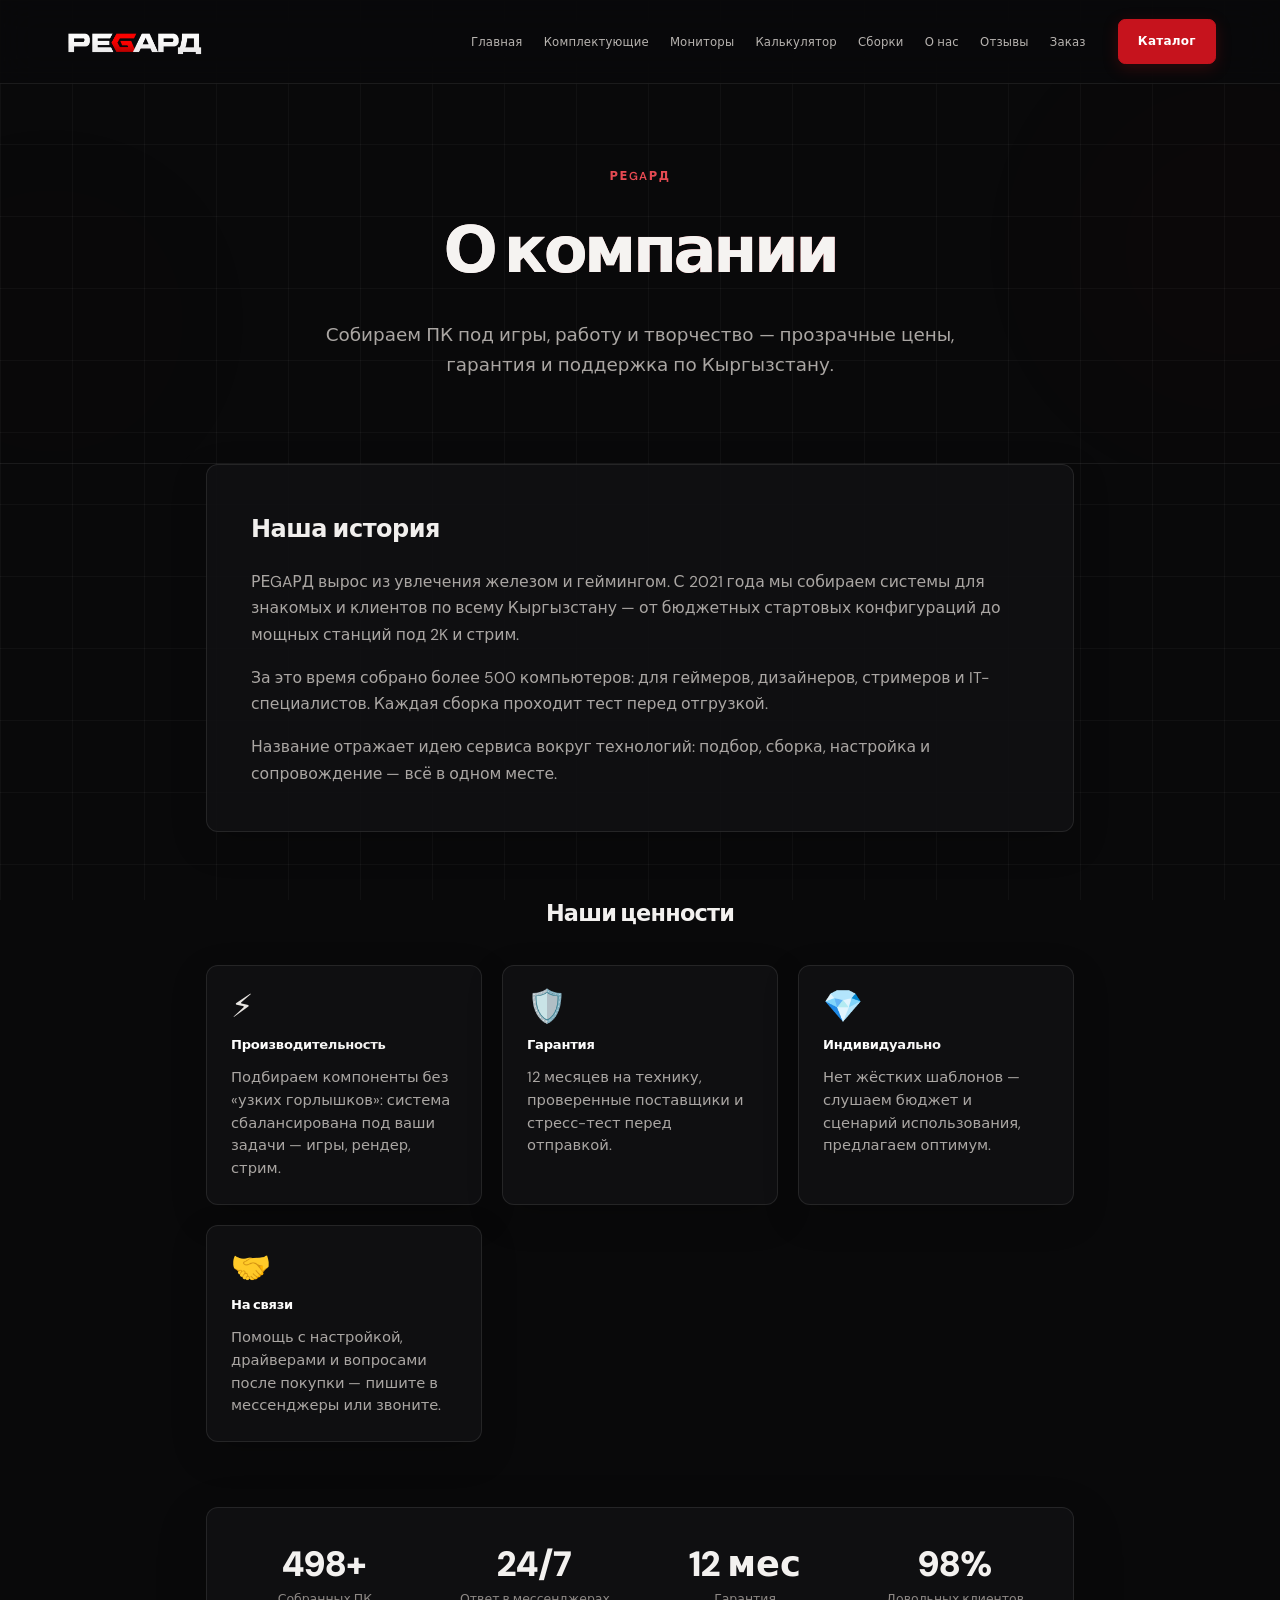
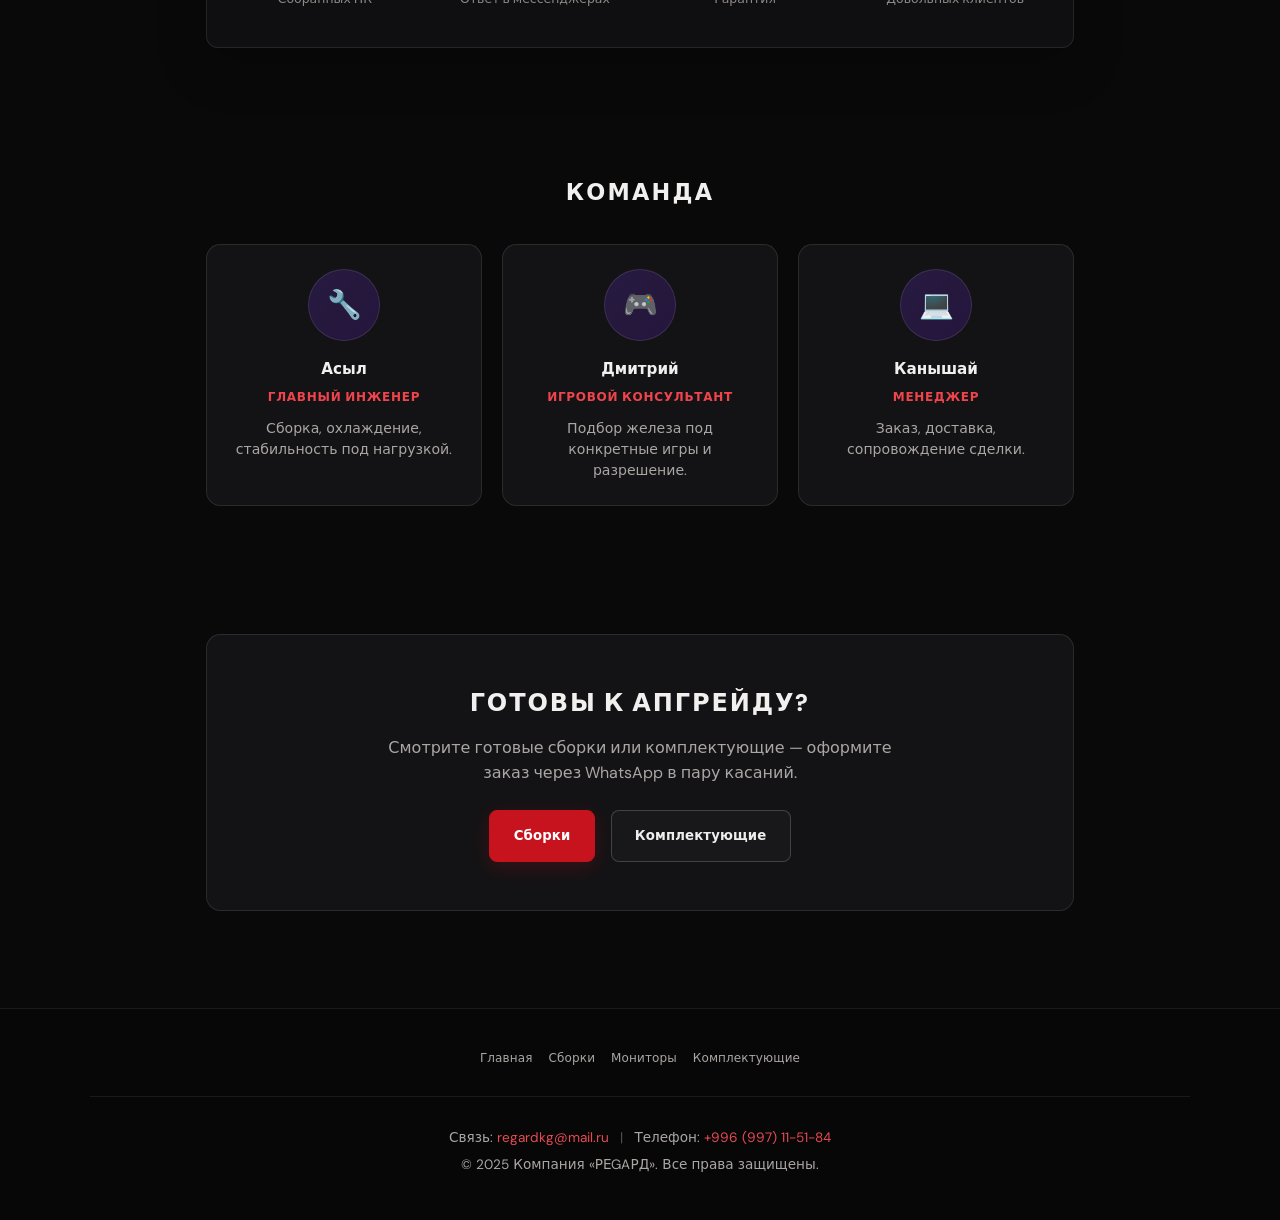
<file: about.html>
<!DOCTYPE html>
<html lang="ru">
<head>
  <meta charset="UTF-8">
  <meta name="viewport" content="width=device-width, initial-scale=1.0, viewport-fit=cover">
  <meta name="theme-color" content="#09090a">
  <meta name="color-scheme" content="dark">
  <title>РЕGAРД — о компании</title>
  <link rel="preconnect" href="https://fonts.googleapis.com">
  <link rel="preconnect" href="https://fonts.gstatic.com" crossorigin>
  <link href="https://fonts.googleapis.com/css2?family=DM+Sans:ital,opsz,wght@0,9..40,400;0,9..40,500;0,9..40,600&family=Orbitron:wght@400;600;700;800;900&display=swap" rel="stylesheet">
  <link rel="stylesheet" href="css/pulsar.css">
  <link rel="stylesheet" href="css/about.css">
  <link rel="stylesheet" href="css/page-transitions.css">
  <link rel="stylesheet" href="css/mobile.css">
  <link rel="stylesheet" href="css/premium-minimal.css">
  <!-- Meta Pixel Code -->
  <script>
    !function(f,b,e,v,n,t,s)
    {if(f.fbq)return;n=f.fbq=function(){n.callMethod?
    n.callMethod.apply(n,arguments):n.queue.push(arguments)};
    if(!f._fbq)f._fbq=n;n.push=n;n.loaded=!0;n.version='2.0';
    n.queue=[];t=b.createElement(e);t.async=!0;
    t.src=v;s=b.getElementsByTagName(e)[0];
    s.parentNode.insertBefore(t,s)}(window, document,'script',
    'https://connect.facebook.net/en_US/fbevents.js');
    fbq('init', '924798157004137');
    fbq('track', 'PageView');
  </script>
  <!-- End Meta Pixel Code -->
</head>
<body class="about-page">
  <noscript><img height="1" width="1" style="display:none"
  src="https://www.facebook.com/tr?id=924798157004137&ev=PageView&noscript=1"
  /></noscript>

  <nav class="site-nav" id="siteNav" aria-label="Основная навигация">
    <a class="nav-brand" href="index.html"><img class="regard-nav-logo" src="image/PNG_REGARD_BANNER.png" alt="РЕGAРД"></a>
    <button type="button" class="nav-toggle" id="navToggle" aria-label="Открыть меню" aria-expanded="false" aria-controls="navCore">
      <span></span><span></span><span></span>
    </button>
    <div class="nav-core" id="navCore">
      <ul class="nav-links">
        <li><a href="index.html">Главная</a></li>
        <li><a href="components.html">Комплектующие</a></li>
        <li><a href="monitors.html">Мониторы</a></li>
        <li><a href="calculator.html">Калькулятор</a></li>
        <li><a href="index.html#builds">Сборки</a></li>
        <li><a href="about.html">О нас</a></li>
        <li><a href="otz.html">Отзывы</a></li>
        <li><a href="index.html#order">Заказ</a></li>
      </ul>
      <a class="nav-cta" href="index.html#builds">Каталог</a>
    </div>
  </nav>
  <div class="nav-backdrop" id="navBackdrop" aria-hidden="true"></div>

  <header class="about-hero" id="aboutHero">
    <div class="about-hero-bg" aria-hidden="true">
      <div class="about-orb about-orb--a"></div>
      <div class="about-orb about-orb--b"></div>
    </div>
    <div class="about-hero-inner reveal">
      <p class="section-kicker">РЕGAРД</p>
      <h1>О компании</h1>
      <p class="about-lead">Собираем ПК под игры, работу и творчество — прозрачные цены, гарантия и поддержка по Кыргызстану.</p>
    </div>
  </header>

  <main>
    <section class="about-section-block">
      <div class="about-card reveal">
        <h2>Наша история</h2>
        <p>РЕGAРД вырос из увлечения железом и геймингом. С 2021 года мы собираем системы для знакомых и клиентов по всему Кыргызстану — от бюджетных стартовых конфигураций до мощных станций под 2K и стрим.</p>
        <p>За это время собрано более 500 компьютеров: для геймеров, дизайнеров, стримеров и IT-специалистов. Каждая сборка проходит тест перед отгрузкой.</p>
        <p>Название отражает идею сервиса вокруг технологий: подбор, сборка, настройка и сопровождение — всё в одном месте.</p>
      </div>
    </section>

    <section class="about-section-block">
      <h2 class="about-values-title reveal">Наши ценности</h2>
      <div class="values-grid-about">
        <article class="value-tile reveal">
          <div class="value-tile-icon" aria-hidden="true">⚡</div>
          <h3>Производительность</h3>
          <p>Подбираем компоненты без «узких горлышков»: система сбалансирована под ваши задачи — игры, рендер, стрим.</p>
        </article>
        <article class="value-tile reveal">
          <div class="value-tile-icon" aria-hidden="true">🛡️</div>
          <h3>Гарантия</h3>
          <p>12 месяцев на технику, проверенные поставщики и стресс-тест перед отправкой.</p>
        </article>
        <article class="value-tile reveal">
          <div class="value-tile-icon" aria-hidden="true">💎</div>
          <h3>Индивидуально</h3>
          <p>Нет жёстких шаблонов — слушаем бюджет и сценарий использования, предлагаем оптимум.</p>
        </article>
        <article class="value-tile reveal">
          <div class="value-tile-icon" aria-hidden="true">🤝</div>
          <h3>На связи</h3>
          <p>Помощь с настройкой, драйверами и вопросами после покупки — пишите в мессенджеры или звоните.</p>
        </article>
      </div>

      <div class="stat-strip reveal" id="statStrip">
        <div class="stat-item">
          <div class="stat-num" data-target="500" data-suffix="+">0+</div>
          <div class="stat-label">Собранных ПК</div>
        </div>
        <div class="stat-item">
          <div class="stat-num stat-num--static">24/7</div>
          <div class="stat-label">Ответ в мессенджерах</div>
        </div>
        <div class="stat-item">
          <div class="stat-num" data-target="12" data-suffix=" мес">0 мес</div>
          <div class="stat-label">Гарантия</div>
        </div>
        <div class="stat-item">
          <div class="stat-num" data-target="98" data-suffix="%">0%</div>
          <div class="stat-label">Довольных клиентов</div>
        </div>
      </div>
    </section>

    <section class="about-section-block team-section-about">
      <h2 class="reveal">Команда</h2>
      <div class="team-grid-about">
        <article class="team-tile reveal">
          <div class="team-avatar" aria-hidden="true">🔧</div>
          <h4>Асыл</h4>
          <p class="team-role">Главный инженер</p>
          <p class="team-bio">Сборка, охлаждение, стабильность под нагрузкой.</p>
        </article>
        <article class="team-tile reveal">
          <div class="team-avatar" aria-hidden="true">🎮</div>
          <h4>Дмитрий</h4>
          <p class="team-role">Игровой консультант</p>
          <p class="team-bio">Подбор железа под конкретные игры и разрешение.</p>
        </article>
        <article class="team-tile reveal">
          <div class="team-avatar" aria-hidden="true">💻</div>
          <h4>Канышай</h4>
          <p class="team-role">Менеджер</p>
          <p class="team-bio">Заказ, доставка, сопровождение сделки.</p>
        </article>
      </div>
    </section>

    <section class="about-section-block">
      <div class="about-cta reveal">
        <h2>Готовы к апгрейду?</h2>
        <p>Смотрите готовые сборки или комплектующие — оформите заказ через WhatsApp в пару касаний.</p>
        <div class="about-cta-actions">
          <a href="index.html#builds" class="btn-primary">Сборки</a>
          <a href="components.html" class="btn-ghost">Комплектующие</a>
        </div>
      </div>
    </section>
  </main>

  <footer class="site-footer">
    <div class="footer-inner">
      <div class="footer-links"><a href="index.html">Главная</a><a href="index.html#builds">Сборки</a><a href="monitors.html">Мониторы</a><a href="components.html">Комплектующие</a></div>
    </div>
    <div class="footer-legal">
      <p class="footer-contact">Связь: <a href="mailto:regardkg@mail.ru">regardkg@mail.ru</a> <span class="footer-sep">|</span> Телефон: <a href="tel:+996997115184">+996 (997) 11-51-84</a></p>
      <p class="footer-copy">© 2025 Компания «РЕGAРД». Все права защищены.</p>
      
    </div>
  </footer>

  <script>
  (function () {
    var nav = document.getElementById('siteNav');
    var toggle = document.getElementById('navToggle');
    var backdrop = document.getElementById('navBackdrop');
    var navCore = document.getElementById('navCore');

    function setNavOpen(open) {
      if (!nav || !toggle) return;
      nav.classList.toggle('is-open', open);
      toggle.setAttribute('aria-expanded', open ? 'true' : 'false');
      if (window.innerWidth <= 900) document.body.style.overflow = open ? 'hidden' : '';
    }

    if (toggle) toggle.addEventListener('click', function () {
      setNavOpen(!nav.classList.contains('is-open'));
    });
    if (backdrop) backdrop.addEventListener('click', function () { setNavOpen(false); });
    if (navCore) {
      navCore.querySelectorAll('a').forEach(function (a) {
        a.addEventListener('click', function () { setNavOpen(false); });
      });
    }
    window.addEventListener('resize', function () {
      if (window.innerWidth > 900) setNavOpen(false);
    });
    document.addEventListener('keydown', function (e) {
      if (e.key === 'Escape') setNavOpen(false);
    });
    window.addEventListener('scroll', function () {
      if (!nav) return;
      if (window.scrollY > 24) nav.classList.add('is-scrolled');
      else nav.classList.remove('is-scrolled');
    });

    var reduceMotion = window.matchMedia('(prefers-reduced-motion: reduce)').matches;

    function runCounters() {
      var strip = document.getElementById('statStrip');
      if (!strip || reduceMotion) {
        document.querySelectorAll('.stat-num:not(.stat-num--static)').forEach(function (el) {
          var t = parseInt(el.getAttribute('data-target'), 10);
          var suf = el.getAttribute('data-suffix') || '';
          if (!isNaN(t)) el.textContent = t + suf;
        });
        return;
      }
      var started = false;
      var obs = new IntersectionObserver(function (entries) {
        entries.forEach(function (en) {
          if (!en.isIntersecting || started) return;
          started = true;
          strip.querySelectorAll('.stat-num:not(.stat-num--static)').forEach(function (el) {
            var target = parseInt(el.getAttribute('data-target'), 10);
            var suffix = el.getAttribute('data-suffix') || '';
            if (isNaN(target)) return;
            var dur = 1400;
            var start = performance.now();
            function tick(now) {
              var p = Math.min(1, (now - start) / dur);
              var eased = 1 - Math.pow(1 - p, 3);
              var val = Math.round(target * eased);
              el.textContent = val + suffix;
              if (p < 1) requestAnimationFrame(tick);
            }
            requestAnimationFrame(tick);
          });
          obs.disconnect();
        });
      }, { threshold: 0.35 });
      obs.observe(strip);
    }
    runCounters();

    var hero = document.getElementById('aboutHero');
    if (hero && !reduceMotion && window.matchMedia('(pointer: fine)').matches) {
      hero.addEventListener('mousemove', function (e) {
        var r = hero.getBoundingClientRect();
        var x = (e.clientX - r.left) / r.width - 0.5;
        var y = (e.clientY - r.top) / r.height - 0.5;
        hero.style.setProperty('--mx', (x * 12).toFixed(2) + 'px');
        hero.style.setProperty('--my', (y * 10).toFixed(2) + 'px');
      });
      hero.addEventListener('mouseleave', function () {
        hero.style.setProperty('--mx', '0px');
        hero.style.setProperty('--my', '0px');
      });
    }
  })();
  </script>
  <script src="js/page-transitions.js"></script>
</body>
</html>
</file>
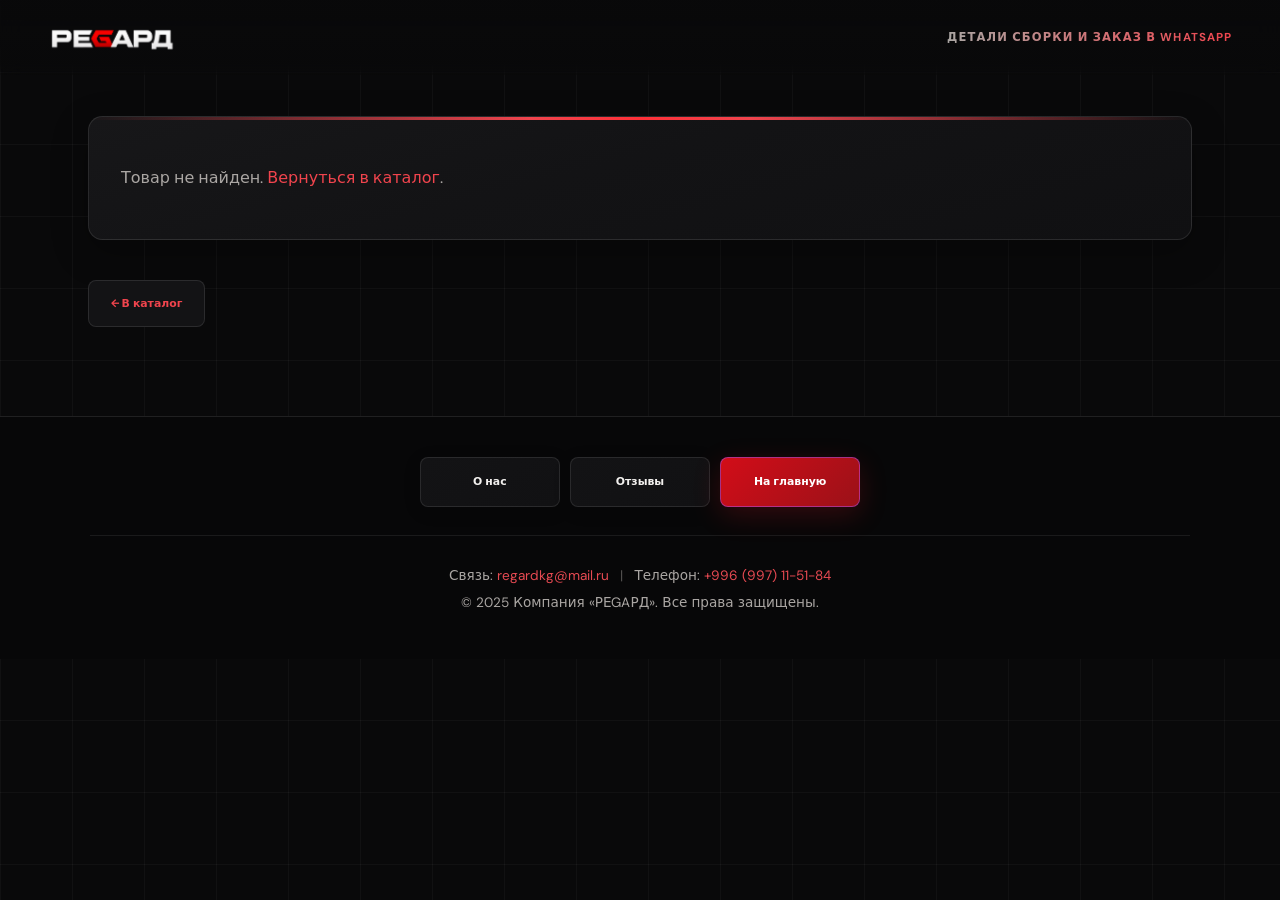
<file: buy.html>
<!DOCTYPE html>
<html lang="ru">
<head>
    <meta charset="UTF-8">
    <meta name="viewport" content="width=device-width, initial-scale=1.0, viewport-fit=cover">
    <meta name="theme-color" content="#09090a">
    <meta name="color-scheme" content="dark">
    <title>РЕGAРД — товар</title>
    <link rel="preconnect" href="https://fonts.googleapis.com">
    <link rel="preconnect" href="https://fonts.gstatic.com" crossorigin>
    <link href="https://fonts.googleapis.com/css2?family=DM+Sans:ital,opsz,wght@0,9..40,400;0,9..40,500;0,9..40,600;1,9..40,400&family=Orbitron:wght@400;600;700;800;900&display=swap" rel="stylesheet">
    <link rel="stylesheet" href="css/pulsar.css">
    <link rel="stylesheet" href="css/buy.css">
    <link rel="stylesheet" href="css/page-transitions.css">
    <link rel="stylesheet" href="css/mobile.css">
  <link rel="stylesheet" href="css/premium-minimal.css">
    <!-- Meta Pixel Code -->
    <script>
      !function(f,b,e,v,n,t,s)
      {if(f.fbq)return;n=f.fbq=function(){n.callMethod?
      n.callMethod.apply(n,arguments):n.queue.push(arguments)};
      if(!f._fbq)f._fbq=n;n.push=n;n.loaded=!0;n.version='2.0';
      n.queue=[];t=b.createElement(e);t.async=!0;
      t.src=v;s=b.getElementsByTagName(e)[0];
      s.parentNode.insertBefore(t,s)}(window, document,'script',
      'https://connect.facebook.net/en_US/fbevents.js');
      fbq('init', '924798157004137');
      fbq('track', 'PageView');
    </script>
    <!-- End Meta Pixel Code -->
</head>
<body>
<noscript><img height="1" width="1" style="display:none"
src="https://www.facebook.com/tr?id=924798157004137&ev=PageView&noscript=1"
/></noscript>

<header class="buy-header" id="buyHeader">
    <div class="buy-header-inner">
        <a class="buy-brand" href="index.html"><img class="regard-nav-logo" src="image/PNG_REGARD_BANNER.png" alt="РЕGAРД"></a>
        <p class="buy-tagline">Детали сборки и заказ в WhatsApp</p>
    </div>
</header>

<div class="buy-wrap">
    <div class="product-detail" id="productDetail"></div>
    <a href="index.html" class="back-btn">← В каталог</a>
</div>

<footer class="buy-footer">
    <div class="buy-footer-inner">
        <div class="footer-actions">
            <a href="about.html" class="footer-nav-btn">О нас</a>
            <a href="otz.html" class="footer-nav-btn">Отзывы</a>
            <a href="index.html" class="footer-nav-btn footer-nav-btn--primary">На главную</a>
        </div>
    </div>
    <div class="footer-legal">
        <p class="footer-contact">Связь: <a href="mailto:regardkg@mail.ru">regardkg@mail.ru</a> <span class="footer-sep">|</span> Телефон: <a href="tel:+996997115184">+996 (997) 11-51-84</a></p>
        <p class="footer-copy">© 2025 Компания «РЕGAРД». Все права защищены.</p>
        
    </div>
</footer>

<script>
    // Карточки 
    const products = {
        1: {
            id: 1,
            name: "STORM",
            image: "imgs/pc1-20k.jpg",
            price: 20000,
            oldPrice: 24000,
            specs: {
                "Процессор": "Intel Core i3-9100F",
                "Видеокарта": "GTX 1050ti 4GB",
                "Оперативная память": "16GB DDR4",
                "Накопитель": "SSD 480GB + HDD 1TB",
                "Материнская плата": "Gigabyte H310M",
                "Блок питания": "500W 80+ Bronze",
                "Корпус": "Storm Silence с RGB подсветкой",
                "Охлаждение": "2 вентилятора 120mm"
            },
            description: "Идеальный компьютер для начинающих геймеров и работы с офисными приложениями. Отличное соотношение цены и производительности."
        },
        2: {
            id: 2,
            name: "GOLD RUSH",
            image: "imgs/18k.jpg",
            price: 16500,
            oldPrice: 22000,
            specs: {
                "Процессор": "Intel Core i3-8100F",
                "Видеокарта": "GTX 1060 6GB",
                "Оперативная память": "16GB DDR4",
                "Накопитель": "SSD 240GB + HDD 500GB",
                "Материнская плата": "Gigabyte H310M",
                "Блок питания": "450W 80+",
                "Корпус": "Gold Strange (чёрный)",
                "Охлаждение": "Стандартный кулер процессора"
            },
            description: "Мощный компьютер для игр в Full HD разрешении. Отличная производительность в популярных играх."
        },
        3: {
            id: 3,
            name: "NEXUS",
            image: "imgs/pc3-24k.jpg",
            price: 21500,
            oldPrice: 26000,
            specs: {
                "Процессор": "Intel Core i5-12100F",
                "Видеокарта": "GTX 1660 ti",
                "Оперативная память": "16GB DDR4",
                "Накопитель": "SSD 512GB",
                "Материнская плата": "MSI B660M",
                "Блок питания": "DeepCool 600W 80+ Bronze",
                "Корпус": "PC GEN-Z с прозрачной боковой панелью",
                "Охлаждение": "Кулер с RGB подсветкой"
            },
            description: "Современный компьютер на базе процессора 12-го поколения. Отличный выбор для игр и многозадачной работы."
        },
        4: {
            id: 4,
            name: "WRAITH",
            image: "imgs/pc2-19k.jpg",
            price: 16000, 
            oldPrice: null,
            specs: {
                "Процессор": "Intel Core i3 9100F",
                "Видеокарта": "GTX 1050 ti",
                "Оперативная память": "8GB DDR4",
                "Накопитель": "SSD 240GB",
                "Материнская плата": "Gigabyte H310M",
                "Блок питания": "Aerocool 400W",
                "Корпус": "Ghost Warrior (белый)",
                "Охлаждение": "Стандартный кулер"
            },
            description: "Бюджетный игровой компьютер для нетребовательных игр и повседневных задач, Цена Указана за Системник"
        },
		14: {
            id: 14,
            name: "FORGE",
            image: "imgs/pc14.jpg",
            price: 28750,
            oldPrice: 38000,
            specs: {
                "Процессор": "Intel Core I5-10400f",
                "Видеокарта": "Gigabyte Gtx 1660 Ti",
                "Оперативная память": "16Gb DDR4 3200MHz XPG G GAME",
                "Накопитель": "SSD SATA Kingston 500GB + 1TB HDD",
                "Материнская плата": "ASRock B450 Steel Legend",
                "Блок питания": "DeepCool PF650",
                "Корпус": "DEEP COOL DA6000",
                "Охлаждение": "Deep Cool MARC300 RGB+3 RGB Cooler"
            },
            description: "Мощный Пк основанная и отпимизированная именно для тяжелых игр на Ультра настройках, готов выигрывать в любых матчах!."
        },
        5: {
            id: 5,
            name: "FURY",
            image: "imgs/pc4-34k.jpg",
            price: 36800,
            oldPrice: 42000,
            specs: {
                "Процессор": "AMD Ryzen5 5600",
                "Видеокарта": "Radeon RX 6600 xt",
                "Оперативная память": "16GB DDR5 RGB",
                "Накопитель": "SSD 1TB",
                "Материнская плата": "ASUS TUF B550",
                "Блок питания": "Corsair 650W 80+ Gold",
                "Корпус": "Pro Gaming с RGB подсветкой",
                "Охлаждение": "Система жидкостного охлаждения"
            },
            description: "Мощный игровой компьютер для комфортной игры в 2K разрешении. Подходит для стриминга и профессиональной работы с графикой."
        },
        6: {
            id: 6,
            name: "TITAN",
            image: "imgs/pc6.jpg",
            price: 28999,
            oldPrice: 34800,
            specs: {
                "Процессор": "Intel Core i3-10100F",
                "Видеокарта": "GTX 1660ti 6GB",
                "Оперативная память": "16GB DDR4",
                "Накопитель": "SSD 512GB + HDD 1TB",
                "Материнская плата": "ASUS Prime H510M",
                "Блок питания": "DeepCool 550W 80+ Bronze",
                "Корпус": "Titan Fusion с RGB",
                "Охлаждение": "3 вентилятора 120mm"
            },
            description: "Мощный компьютер для игр и работы. Отличное соотношение цены и производительности."
        },
        7: {
            id: 7,
            name: "PHOENIX",
            image: "imgs/pc7.jpg",
            price: 48000,
            oldPrice: 54000,
            specs: {
                "Процессор": "Intel Core i5-14400KFX",
                "Видеокарта": "RTX 4060ti 8GB",
                "Оперативная память": "32GB DDR4 RGB",
                "Накопитель": "SSD 1TB NVMe M.2",
                "Материнская плата": "MSI B760M",
                "Блок питания": "750W 80+ Gold",
                "Корпус": "Phoenix с прозрачной панелью",
                "Охлаждение": "Система жидкостного охлаждения"
            },
            description: "Мощный игровой компьютер для стриминга и профессиональной работы с графикой."
        },
        8: {
            id: 8,
            name: "APEX",
            image: "imgs/pc8.jpg",
            price: 64500,
            oldPrice: 75000,
            specs: {
                "Процессор": "Intel Core i7-12700kf",
                "Видеокарта": "RTX 4070ti Super 12GB",
                "Оперативная память": "32GB DDR4 RGB",
                "Накопитель": "SSD 512GB NVMe",
                "Материнская плата": "Gigabyte B660M",
                "Блок питания": "600W 80+ Bronze",
                "Корпус": "Neon Storm с RGB подсветкой",
                "Охлаждение": "Кулер с подсветкой"
            },
            description: "Стильный компьютер с RGB подсветкой для геймеров и креативных профессионалов."
        },
        9: {
            id: 9,
            name: "SHADOW",
            image: "imgs/pc9.jpg",
            price: 28000,
            oldPrice: 32400,
            specs: {
                "Процессор": "Intel Core i3 12100F",
                "Видеокарта": "GTX 1660 ti 6gb",
                "Оперативная память": "16GB DDR4",
                "Накопитель": "SSD 1TB NVMe M.2",
                "Материнская плата": "ASRock B550M",
                "Блок питания": "650W 80+ Gold",
                "Корпус": "Cyber Phantom с RGB",
                "Охлаждение": "Система воздушного охлаждения"
            },
            description: "Производительный компьютер на базе AMD для игр и профессиональных задач."
        },
        10: {
            id: 10,
            name: "PULSE",
            image: "imgs/pc10.jpg",
            price: 17400,
            oldPrice: 20800,
            specs: {
                "Процессор": "Intel Core i3-10100F",
                "Видеокарта": "RX 570 4GB",
                "Оперативная память": "8GB DDR4",
                "Накопитель": "SSD 480GB",
                "Материнская плата": "ASUS H410M",
                "Блок питания": "450W",
                "Корпус": "Currown Gamer",
                "Охлаждение": "Стандартный кулер"
            },
            description: "Бюджетный вариант для начинающих геймеров и офисной работы."
        },
		11: {
            id: 11,
            name: "VOLT",
            image: "imgs/pc11.jpg",
            price: 38400,
            oldPrice: 43500,
            specs: {
                "Процессор": "Intel Core i5 12400F",
                "Видеокарта": " RTX 3060 12Gb GDDR6 128Bit Inno3D",
                "Оперативная память": "32Gb DDR4 3200MHz Kingston Fury",
                "Накопитель": "SSD 1Tb NVMe Kingston NV3",
                "Материнская плата": "Gigabyte B760M D3HP DDR4",
                "Блок питания": "Formula AP 750MM",
                "Корпус": "Currown Gamer",
                "Охлаждение": "Formula Ice Burg Plus 4P +4 RGB Cooler"
            },
            description: "Готовый зверь для любых задач!."
        },
		12: {
            id: 12,
            name: "GLACIER",
            image: "imgs/pc12.jpg",
            price: 36300,
            oldPrice: 44000,
            specs: {
                "Процессор": "Intel Core i5 12400F",
                "Видеокарта": " RTX 3060 12Gb GDDR6 128Bit Inno3D",
                "Оперативная память": "32Gb DDR4 3200MHz XPG G GAME",
                "Накопитель": "SSD 1Tb NVMe Kingston NV3",
                "Материнская плата": "Gigabyte B760M D3HP DDR4",
                "Блок питания": "Formula AP 750MM",
                "Корпус": "Corsair CTP 20Pl",
                "Охлаждение": "Formula Ice Burg Plus 4P +4 RGB Cooler"
            },
            description: "Мощный ПК на Основе RTX 3060 и I5 12 поколения, готов для многих тяжелых задач!!."
        },
		13: {
            id: 13,
            name: "VORTEX",
            image: "imgs/pc13.jpg",
            price: 38400,
            oldPrice: 46800,
            specs: {
                "Процессор": "Ryzen 5 5600X",
                "Видеокарта": "Gigabyte RTX 3060 TI",
                "Оперативная память": "32Gb DDR4 3200MHz XPG G GAME",
                "Накопитель": "SSD m2 Kingston 480GB",
                "Материнская плата": "ASRock B450 Steel Legend",
                "Блок питания": "DeepCool Dn650",
                "Корпус": "DEEP COOL Gamer",
                "Охлаждение": "Deep Cool Arc300 RGB+3 RGB Cooler"
            },
            description: "Мощный Пк основанная и отпимизированная именно для тяжелых игр на Ультра настройках, готов выигрывать в любых матчах!."
        },
        206: {
            id: 206,
            name: "BenQ ZOWIE XL2540K",
            image: "image/ZOWIE_XL2540K.jpg",
            price: null,
            specs: { "Диагональ": "24,5 дюйма", "Разрешение": "1920 × 1080 Full HD", "Матрица": "TN", "Частота обновления": "240 Гц", "Подключение": "DisplayPort 1.2, 3 × HDMI 2.0", "Функции": "Black eQualizer, Color Vibrance, XL Setting to Share" },
            description: "Киберспортивный монитор ZOWIE XL2540K с частотой 240 Гц, компактной подставкой и настройками изображения для игр. Цена и наличие уточняются."
        },
        207: {
            id: 207,
            name: "BenQ ZOWIE XL2546X",
            image: "image/ZOWIE_XL2546X_official.png",
            price: null,
            specs: { "Диагональ": "24,5 дюйма", "Разрешение": "1920 × 1080 Full HD", "Матрица": "Fast TN", "Частота обновления": "240 Гц", "Технология движения": "DyAc 2", "Подключение": "DisplayPort 1.2, 3 × HDMI 2.0" },
            description: "Монитор ZOWIE XL2546X для соревновательных игр: Fast TN, 240 Гц и технология DyAc 2. Цена и наличие уточняются."
        },
        208: {
            id: 208,
            name: "BenQ ZOWIE XL2566K",
            image: "image/ZOWIE_XL2566K_clean.png",
            price: null,
            specs: { "Диагональ": "24,5 дюйма", "Разрешение": "1920 × 1080 Full HD", "Матрица": "TN", "Частота обновления": "360 Гц", "Технология движения": "DyAc+", "Подключение": "DisplayPort 1.4, 2 × HDMI 2.0" },
            description: "Высокочастотный киберспортивный монитор ZOWIE XL2566K с TN-панелью 360 Гц и DyAc+. Цена и наличие уточняются."
        },
        205: {
            id: 205,
            name: "Redmi Monitor G Pro 27U",
            image: "https://mi-shop.kg/wp-content/uploads/2025/05/1-13.jpg",
            price: null,
            specs: { "Диагональ": "27 дюймов", "Разрешение": "3840 × 2160 4K UHD", "Матрица": "Fast IPS, QD Mini LED", "Частота обновления": "160 Гц (4K) / 320 Гц (Full HD)", "Время отклика": "1 мс GtG", "Подсветка": "1152 зоны локального затемнения", "HDR": "HDR1000" },
            description: "Флагманский игровой монитор Redmi с 4K 160 Гц, Mini LED и режимом 1080p 320 Гц. Наличие и цена уточняются."
        },
        201: {
            id: 201,
            name: "Xiaomi Monitor A27i 2026",
            image: "https://image.rakuten.co.jp/xiaomiofficial/cabinet/12686779/12805911/pic01.jpg",
            price: null,
            specs: { "Диагональ": "27 дюймов", "Разрешение": "1920 × 1080 Full HD", "Матрица": "IPS", "Частота обновления": "144 Гц", "Время отклика": "6 мс", "Цветовой охват": "99% sRGB", "Подключение": "DisplayPort 1.4, HDMI 2.0" },
            description: "Универсальный 27-дюймовый IPS-монитор с Full HD, плавной частотой 144 Гц и точной цветопередачей. Цена и наличие уточняются."
        },
        202: {
            id: 202,
            name: "Redmi Monitor G27Q 2025",
            image: "https://www.notebookcheck.net/fileadmin/Notebooks/News/_nc4/Redmi-G27Q-2025.jpg",
            price: null,
            specs: { "Диагональ": "27 дюймов", "Разрешение": "2560 × 1440 2K QHD", "Матрица": "Fast IPS", "Частота обновления": "180 Гц", "Время отклика": "1 мс GtG", "Цветовой охват": "100% sRGB, 95% DCI-P3", "Подключение": "2 × DisplayPort 1.4, 2 × HDMI 2.0" },
            description: "Быстрый 27-дюймовый QHD-монитор с Fast IPS, AdaptiveSync и высокой детализацией. Цена и наличие уточняются."
        },
        203: {
            id: 203,
            name: "ASUS TUF Gaming VG249Q3A",
            image: "image/ASUS_TUF_VG249Q3A.png",
            price: null,
            specs: { "Диагональ": "23,8 дюйма", "Разрешение": "1920 × 1080 Full HD", "Матрица": "Fast IPS", "Частота обновления": "180 Гц", "Время отклика": "1 мс GtG", "Синхронизация": "FreeSync Premium, Adaptive-Sync", "Подключение": "DisplayPort 1.2, 2 × HDMI 2.0" },
            description: "Компактный игровой монитор TUF Gaming с быстрым IPS-экраном, 180 Гц и технологиями Adaptive-Sync. Цена и наличие уточняются."
        },
        204: {
            id: 204,
            name: "ASUS TUF Gaming VG249QM5A",
            image: "https://cdn.comfy.ua/media/catalog/product/cache/5/image/600x/9df78eab33525d08d6e5fb8d27136e95/1/_/1_asus_tuf_gaming_vg249qm5a.jpg",
            price: null,
            specs: { "Диагональ": "23,8 дюйма", "Разрешение": "1920 × 1080 Full HD", "Матрица": "Fast IPS", "Частота обновления": "240 Гц", "Время отклика": "0,3 мс", "Синхронизация": "FreeSync Premium, G-SYNC Compatible", "Подключение": "DisplayPort 1.4, 2 × HDMI 2.0" },
            description: "Высокочастотный 24-дюймовый монитор ASUS TUF с Fast IPS для соревновательных игр. Цена и наличие уточняются."
        }
    };

    // Получение ID товара из URL
    function getProductIdFromURL() {
        const urlParams = new URLSearchParams(window.location.search);
        return urlParams.get('id');
    }

function orderViaWhatsApp(productId) {
    const product = products[productId];
    if (!product) {
        alert('Товар не найден');
        return;
    }
    
    const phoneNumber = "996997115184";
    
    let message = `Заказ: ${product.name}\n`;
    message += `Цена: ${product.price == null ? "уточнить" : product.price.toLocaleString() + " сом"}\n`;
    
    // характеристики
    if (product.specs["Процессор"]) message += `Процессор: ${product.specs["Процессор"]}\n`;
    if (product.specs["Видеокарта"]) message += `Видеокарта: ${product.specs["Видеокарта"]}\n`;
    if (product.specs["Оперативная память"]) message += `Память: ${product.specs["Оперативная память"]}\n`;
    
    message += `\nСвяжитесь для заказа`;
    
    const encodedMessage = encodeURIComponent(message);
    const whatsappUrl = `https://wa.me/${phoneNumber}?text=${encodedMessage}`;
    
    window.open(whatsappUrl, '_blank');
}

    function loadProductDetails() {
        const productId = getProductIdFromURL();
        const product = products[productId];
        const productDetail = document.getElementById('productDetail');
        
        if (!product) {
            productDetail.innerHTML = '<p style="padding:2rem;text-align:center;color:var(--muted-light);">Товар не найден. <a href="index.html" style="color:var(--purple-bright);">Вернуться в каталог</a>.</p>';
            if (window.CyberSpaceReveal) window.CyberSpaceReveal.refresh();
            return;
        }
        
        let priceHTML = `<div class="product-price">${product.price == null ? "Уточнить цену" : product.price.toLocaleString() + " Сом"}</div>`;
        if (product.oldPrice) {
            priceHTML = `
                <div class="product-price">
                    <span class="old-price">${product.oldPrice.toLocaleString()} Сом</span>
                    ${product.price == null ? "Уточнить цену" : product.price.toLocaleString() + " Сом"}
                </div>
            `;
        }
        
        let specsHTML = '';
        for (const [key, value] of Object.entries(product.specs)) {
            specsHTML += `
                <li>
                    <span class="spec-label">${key}:</span>
                    <span class="spec-value">${value}</span>
                </li>
            `;
        }
        
        productDetail.innerHTML = `
            <div class="product-image">
                <img src="${product.image}" alt="${product.name}" onerror="this.src='https://via.placeholder.com/500x400/2a2a2a/1d4ed8?text=CYBER+SPACE'">
            </div>
            <div class="product-info">
                <h1 class="product-title">${product.name}</h1>
                ${priceHTML}
                
                <div class="product-specs">
                    <h3>Характеристики:</h3>
                    <ul class="specs-list">
                        ${specsHTML}
                    </ul>
                </div>
                
                <div class="product-description">${product.description}</div>
                
                <div class="order-section">
			<button type="button" class="order-btn" onclick="orderViaWhatsApp(${product.id})">
				<span class="btn-icon" aria-hidden="true">
					<img src="imgs/btnlogo.png" alt="" width="22" height="22">
				</span>
				<span class="order-btn-label">Заказать в WhatsApp</span>
			</button>

                    <p style="margin-top: 1rem; color: var(--muted); font-size: 0.88rem;">Доставка по Кыргызстану. Гарантия 12 месяцев.</p>
                </div>
            </div>
        `;
        
        document.title = `РЕGAРД — ${product.name}`;

        var imageEl = productDetail.querySelector('.product-image');
        var infoEl = productDetail.querySelector('.product-info');
        if (imageEl) imageEl.classList.add('reveal');
        if (infoEl) infoEl.classList.add('reveal');
        if (window.CyberSpaceReveal) window.CyberSpaceReveal.refresh();
    }

    const buyHeader = document.getElementById('buyHeader');
    if (buyHeader) {
        window.addEventListener('scroll', () => {
            if (window.scrollY > 24) buyHeader.classList.add('is-scrolled');
            else buyHeader.classList.remove('is-scrolled');
        });
    }

    document.addEventListener('DOMContentLoaded', function() {
        loadProductDetails();
    });
</script>
  <script src="js/page-transitions.js"></script>

</body>
</html>
</file>
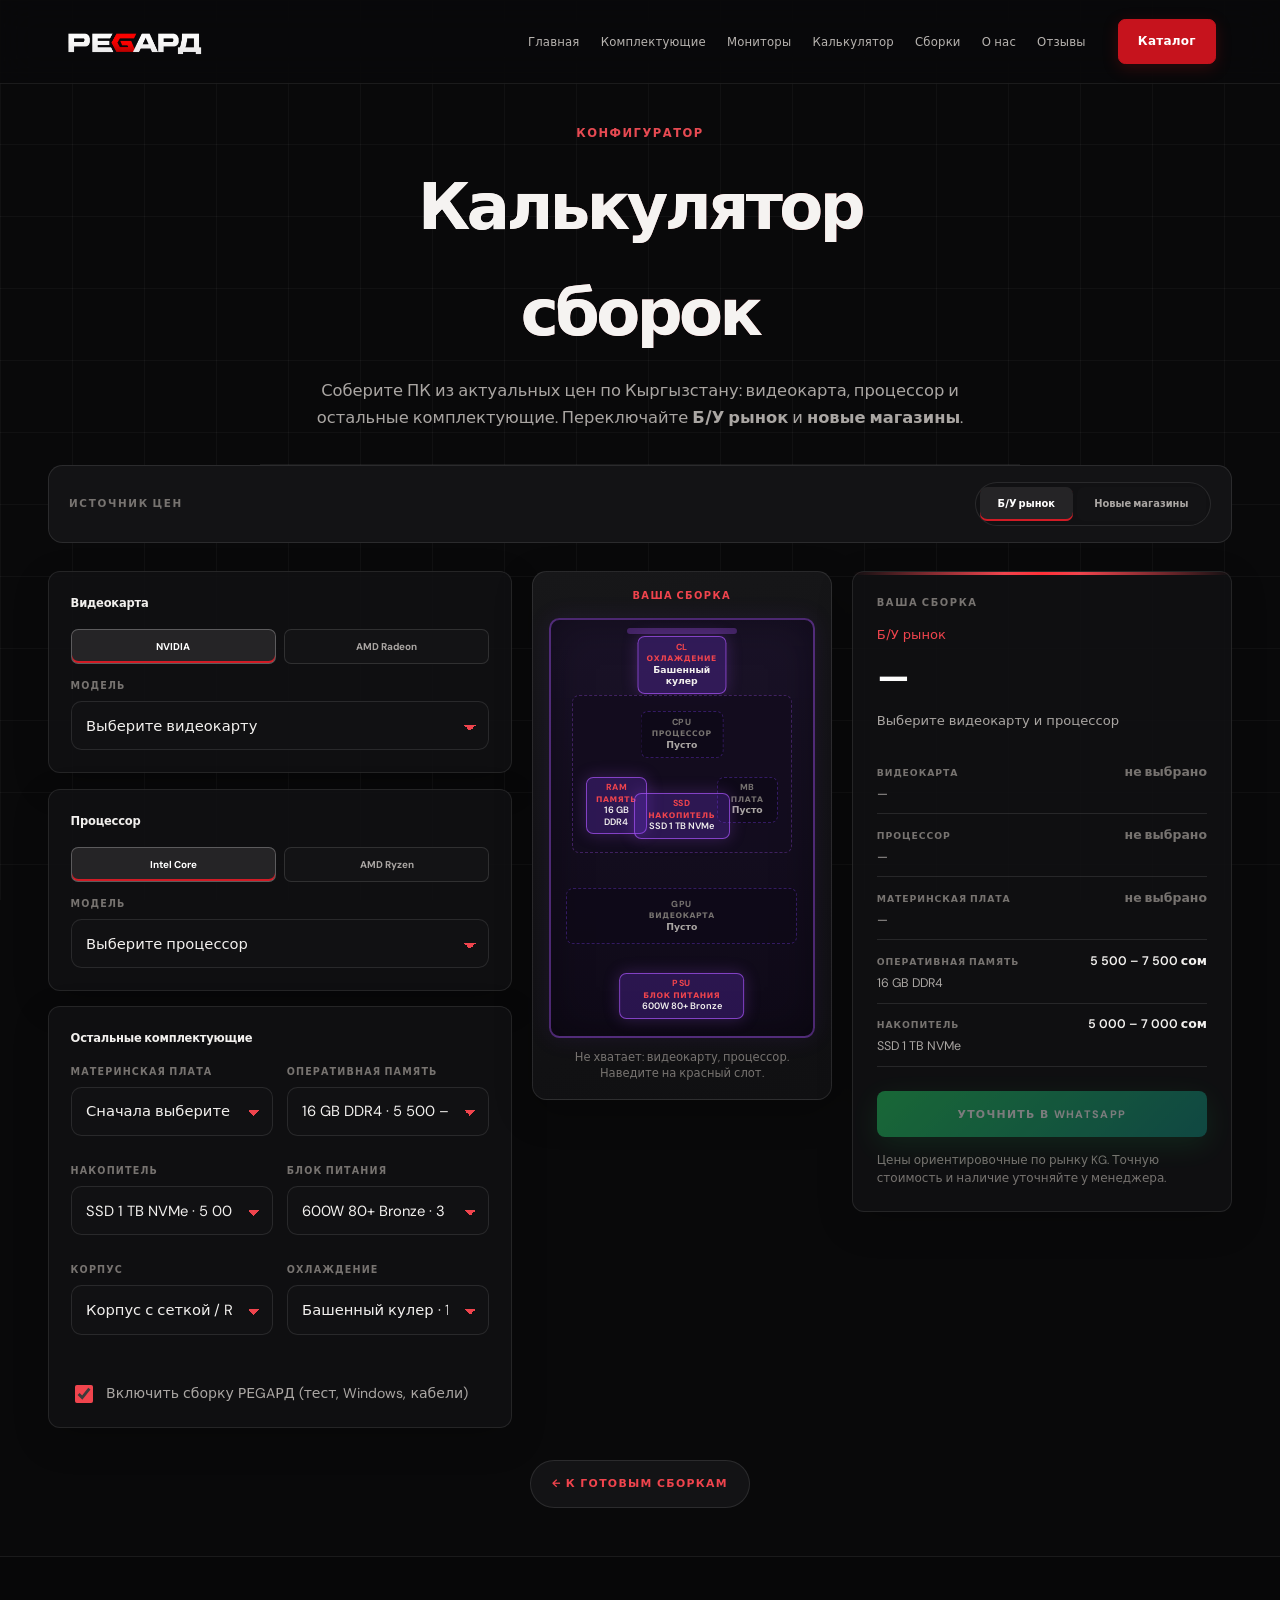
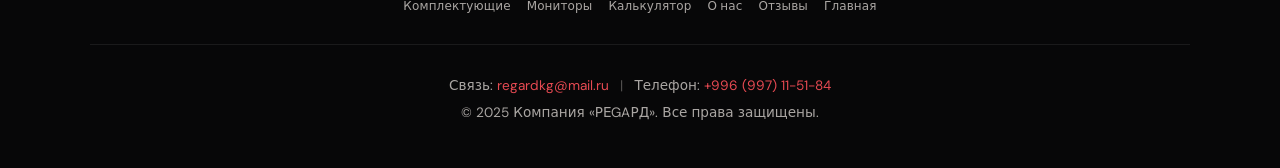
<file: calculator.html>
<!DOCTYPE html>
<html lang="ru">
<head>
  <meta charset="UTF-8">
  <meta name="viewport" content="width=device-width, initial-scale=1.0, viewport-fit=cover">
  <meta name="theme-color" content="#09090a">
  <meta name="color-scheme" content="dark">
  <title>РЕGAРД — калькулятор сборок</title>
  <link rel="preconnect" href="https://fonts.googleapis.com">
  <link rel="preconnect" href="https://fonts.gstatic.com" crossorigin>
  <link href="https://fonts.googleapis.com/css2?family=DM+Sans:ital,opsz,wght@0,9..40,400;0,9..40,500;0,9..40,600;1,9..40,400&family=Orbitron:wght@400;600;700;800;900&display=swap" rel="stylesheet">
  <link rel="stylesheet" href="css/pulsar.css">
  <link rel="stylesheet" href="css/calculator.css">
  <link rel="stylesheet" href="css/page-transitions.css">
  <link rel="stylesheet" href="css/mobile.css">
  <link rel="stylesheet" href="css/premium-minimal.css">
  <!-- Meta Pixel Code -->
  <script>
    !function(f,b,e,v,n,t,s)
    {if(f.fbq)return;n=f.fbq=function(){n.callMethod?
    n.callMethod.apply(n,arguments):n.queue.push(arguments)};
    if(!f._fbq)f._fbq=n;n.push=n;n.loaded=!0;n.version='2.0';
    n.queue=[];t=b.createElement(e);t.async=!0;
    t.src=v;s=b.getElementsByTagName(e)[0];
    s.parentNode.insertBefore(t,s)}(window, document,'script',
    'https://connect.facebook.net/en_US/fbevents.js');
    fbq('init', '924798157004137');
    fbq('track', 'PageView');
  </script>
  <!-- End Meta Pixel Code -->
</head>
<body>
  <noscript><img height="1" width="1" style="display:none"
  src="https://www.facebook.com/tr?id=924798157004137&ev=PageView&noscript=1"
  /></noscript>

  <nav class="site-nav" id="siteNav" aria-label="Основная навигация">
    <a class="nav-brand" href="index.html"><img class="regard-nav-logo" src="image/PNG_REGARD_BANNER.png" alt="РЕGAРД"></a>
    <button type="button" class="nav-toggle" id="navToggle" aria-label="Открыть меню" aria-expanded="false" aria-controls="navCore">
      <span></span><span></span><span></span>
    </button>
    <div class="nav-core" id="navCore">
      <ul class="nav-links">
        <li><a href="index.html">Главная</a></li>
        <li><a href="components.html">Комплектующие</a></li>
        <li><a href="monitors.html">Мониторы</a></li>
        <li><a href="calculator.html">Калькулятор</a></li>
        <li><a href="index.html#builds">Сборки</a></li>
        <li><a href="about.html">О нас</a></li>
        <li><a href="otz.html">Отзывы</a></li>
      </ul>
      <a class="nav-cta" href="index.html#builds">Каталог</a>
    </div>
  </nav>
  <div class="nav-backdrop" id="navBackdrop" aria-hidden="true"></div>

  <header class="calc-hero">
    <p class="section-kicker">Конфигуратор</p>
    <h1>Калькулятор сборок</h1>
    <p class="calc-lead">Соберите ПК из актуальных цен по Кыргызстану: видеокарта, процессор и остальные комплектующие. Переключайте <strong>Б/У рынок</strong> и <strong>новые магазины</strong>.</p>
  </header>

  <main class="calc-main">
    <div class="calc-toolbar">
      <span class="calc-toolbar-label">Источник цен</span>
      <div class="calc-market-toggle" role="group" aria-label="Тип рынка">
        <button type="button" class="calc-market-btn is-active" data-market="used" aria-pressed="true">Б/У рынок</button>
        <button type="button" class="calc-market-btn" data-market="new" aria-pressed="false">Новые магазины</button>
      </div>
    </div>

    <div class="calc-layout">
      <div class="calc-config">
        <section class="calc-panel" aria-labelledby="gpu-title">
          <h2 class="calc-panel-title" id="gpu-title">Видеокарта</h2>
          <div class="calc-brand-tabs" role="tablist" aria-label="Бренд GPU">
            <button type="button" class="calc-brand-tab is-active" data-brand="nvidia" role="tab" aria-selected="true">NVIDIA</button>
            <button type="button" class="calc-brand-tab" data-brand="amd" role="tab" aria-selected="false">AMD Radeon</button>
          </div>
          <div class="calc-field" data-focus-slot="gpu">
            <label for="gpuSelect">Модель</label>
            <select id="gpuSelect"></select>
          </div>
        </section>

        <section class="calc-panel" aria-labelledby="cpu-title">
          <h2 class="calc-panel-title" id="cpu-title">Процессор</h2>
          <div class="calc-brand-tabs" role="tablist" aria-label="Бренд CPU">
            <button type="button" class="calc-brand-tab is-active" data-cpu-brand="intel" role="tab" aria-selected="true">Intel Core</button>
            <button type="button" class="calc-brand-tab" data-cpu-brand="amd" role="tab" aria-selected="false">AMD Ryzen</button>
          </div>
          <div class="calc-field" data-focus-slot="cpu">
            <label for="cpuSelect">Модель</label>
            <select id="cpuSelect"></select>
          </div>
        </section>

        <section class="calc-panel" aria-labelledby="rest-title">
          <h2 class="calc-panel-title" id="rest-title">Остальные комплектующие</h2>
          <div class="calc-grid-2">
            <div class="calc-field" data-focus-slot="mb">
              <label for="mbSelect">Материнская плата</label>
              <select id="mbSelect"></select>
            </div>
            <div class="calc-field" data-focus-slot="ram">
              <label for="ramSelect">Оперативная память</label>
              <select id="ramSelect"></select>
            </div>
            <div class="calc-field" data-focus-slot="storage">
              <label for="storageSelect">Накопитель</label>
              <select id="storageSelect"></select>
            </div>
            <div class="calc-field" data-focus-slot="psu">
              <label for="psuSelect">Блок питания</label>
              <select id="psuSelect"></select>
            </div>
            <div class="calc-field" data-focus-slot="case">
              <label for="caseSelect">Корпус</label>
              <select id="caseSelect"></select>
            </div>
            <div class="calc-field" data-focus-slot="cooler">
              <label for="coolerSelect">Охлаждение</label>
              <select id="coolerSelect"></select>
            </div>
          </div>
          <p class="calc-hint" id="psuHint"></p>
          <label class="calc-check">
            <input type="checkbox" id="assemblyCheck" checked>
            Включить сборку РЕGAРД (тест, Windows, кабели)
          </label>
        </section>
      </div>

      <section class="calc-pc-stage" aria-label="Визуализация сборки ПК">
        <p class="calc-pc-stage-title">Ваша сборка</p>
        <div class="calc-pc-case" id="pcCaseVisual">
          <div class="pc-slot pc-slot--cooler" data-slot="cooler" tabindex="0">
            <span class="pc-slot-icon" aria-hidden="true">CL</span>
            <span class="pc-slot-label">Охлаждение</span>
            <span class="pc-slot-name">—</span>
          </div>
          <div class="pc-motherboard">
            <div class="pc-slot pc-slot--cpu" data-slot="cpu" tabindex="0">
              <span class="pc-slot-icon" aria-hidden="true">CPU</span>
              <span class="pc-slot-label">Процессор</span>
              <span class="pc-slot-name">—</span>
            </div>
            <div class="pc-slot pc-slot--ram" data-slot="ram" tabindex="0">
              <span class="pc-slot-icon" aria-hidden="true">RAM</span>
              <span class="pc-slot-label">Память</span>
              <span class="pc-slot-name">—</span>
            </div>
            <div class="pc-slot pc-slot--mb" data-slot="mb" tabindex="0">
              <span class="pc-slot-icon" aria-hidden="true">MB</span>
              <span class="pc-slot-label">Плата</span>
              <span class="pc-slot-name">—</span>
            </div>
            <div class="pc-slot pc-slot--storage" data-slot="storage" tabindex="0">
              <span class="pc-slot-icon" aria-hidden="true">SSD</span>
              <span class="pc-slot-label">Накопитель</span>
              <span class="pc-slot-name">—</span>
            </div>
          </div>
          <div class="pc-slot pc-slot--gpu" data-slot="gpu" tabindex="0">
            <span class="pc-slot-icon" aria-hidden="true">GPU</span>
            <span class="pc-slot-label">Видеокарта</span>
            <span class="pc-slot-name">—</span>
          </div>
          <div class="pc-slot pc-slot--psu" data-slot="psu" tabindex="0">
            <span class="pc-slot-icon" aria-hidden="true">PSU</span>
            <span class="pc-slot-label">Блок питания</span>
            <span class="pc-slot-name">—</span>
          </div>
        </div>
        <p class="calc-pc-hint" id="pcVisualHint">Наведите на пустой слот — подсветится красным. Выберите деталь слева.</p>
      </section>

      <aside class="calc-summary-wrap" aria-labelledby="summary-title">
        <div class="calc-summary">
          <p class="calc-summary-kicker" id="summary-title">Ваша сборка</p>
          <p class="calc-summary-market" id="summaryMarket">Б/У рынок</p>
          <div class="calc-summary-total" id="summaryTotal">—</div>
          <p class="calc-summary-range" id="summaryRange">Выберите видеокарту и процессор</p>
          <ul class="calc-summary-list" id="summaryList"></ul>
          <button type="button" class="calc-wa-btn" id="calcWhatsApp" disabled>Уточнить в WhatsApp</button>
          <p class="calc-note">Цены ориентировочные по рынку KG. Точную стоимость и наличие уточняйте у менеджера.</p>
        </div>
      </aside>
    </div>

    <div class="calc-actions-bottom">
      <a href="index.html#builds" class="calc-back">← К готовым сборкам</a>
    </div>
  </main>

  <footer class="site-footer">
    <div class="footer-inner">
      <div class="footer-links">
        <a href="components.html">Комплектующие</a>
          <a href="monitors.html">Мониторы</a>
        <a href="calculator.html">Калькулятор</a>
        <a href="about.html">О нас</a>
        <a href="otz.html">Отзывы</a>
        <a href="index.html">Главная</a>
      </div>
    </div>
    <div class="footer-legal">
      <p class="footer-contact">Связь: <a href="mailto:regardkg@mail.ru">regardkg@mail.ru</a> <span class="footer-sep">|</span> Телефон: <a href="tel:+996997115184">+996 (997) 11-51-84</a></p>
      <p class="footer-copy">© 2025 Компания «РЕGAРД». Все права защищены.</p>
      
    </div>
  </footer>

  <script>
    (function () {
      var nav = document.getElementById('siteNav');
      var toggle = document.getElementById('navToggle');
      var backdrop = document.getElementById('navBackdrop');
      var navCore = document.getElementById('navCore');
      function setNavOpen(open) {
        if (!nav || !toggle) return;
        nav.classList.toggle('is-open', open);
        toggle.setAttribute('aria-expanded', open ? 'true' : 'false');
        document.body.style.overflow = open ? 'hidden' : '';
      }
      window.addEventListener('scroll', function () {
        if (!nav) return;
        if (window.scrollY > 24) nav.classList.add('is-scrolled');
        else nav.classList.remove('is-scrolled');
      });
      if (toggle) toggle.addEventListener('click', function () { setNavOpen(!nav.classList.contains('is-open')); });
      if (backdrop) backdrop.addEventListener('click', function () { setNavOpen(false); });
      if (navCore) {
        navCore.querySelectorAll('a').forEach(function (a) {
          a.addEventListener('click', function () { setNavOpen(false); });
        });
      }
      window.addEventListener('resize', function () { if (window.innerWidth > 900) setNavOpen(false); });
      document.addEventListener('keydown', function (e) { if (e.key === 'Escape') setNavOpen(false); });
    })();
  </script>
  <script src="js/calculator-data.js"></script>
  <script src="js/calculator.js"></script>
  <script src="js/page-transitions.js"></script>
</body>
</html>
</file>
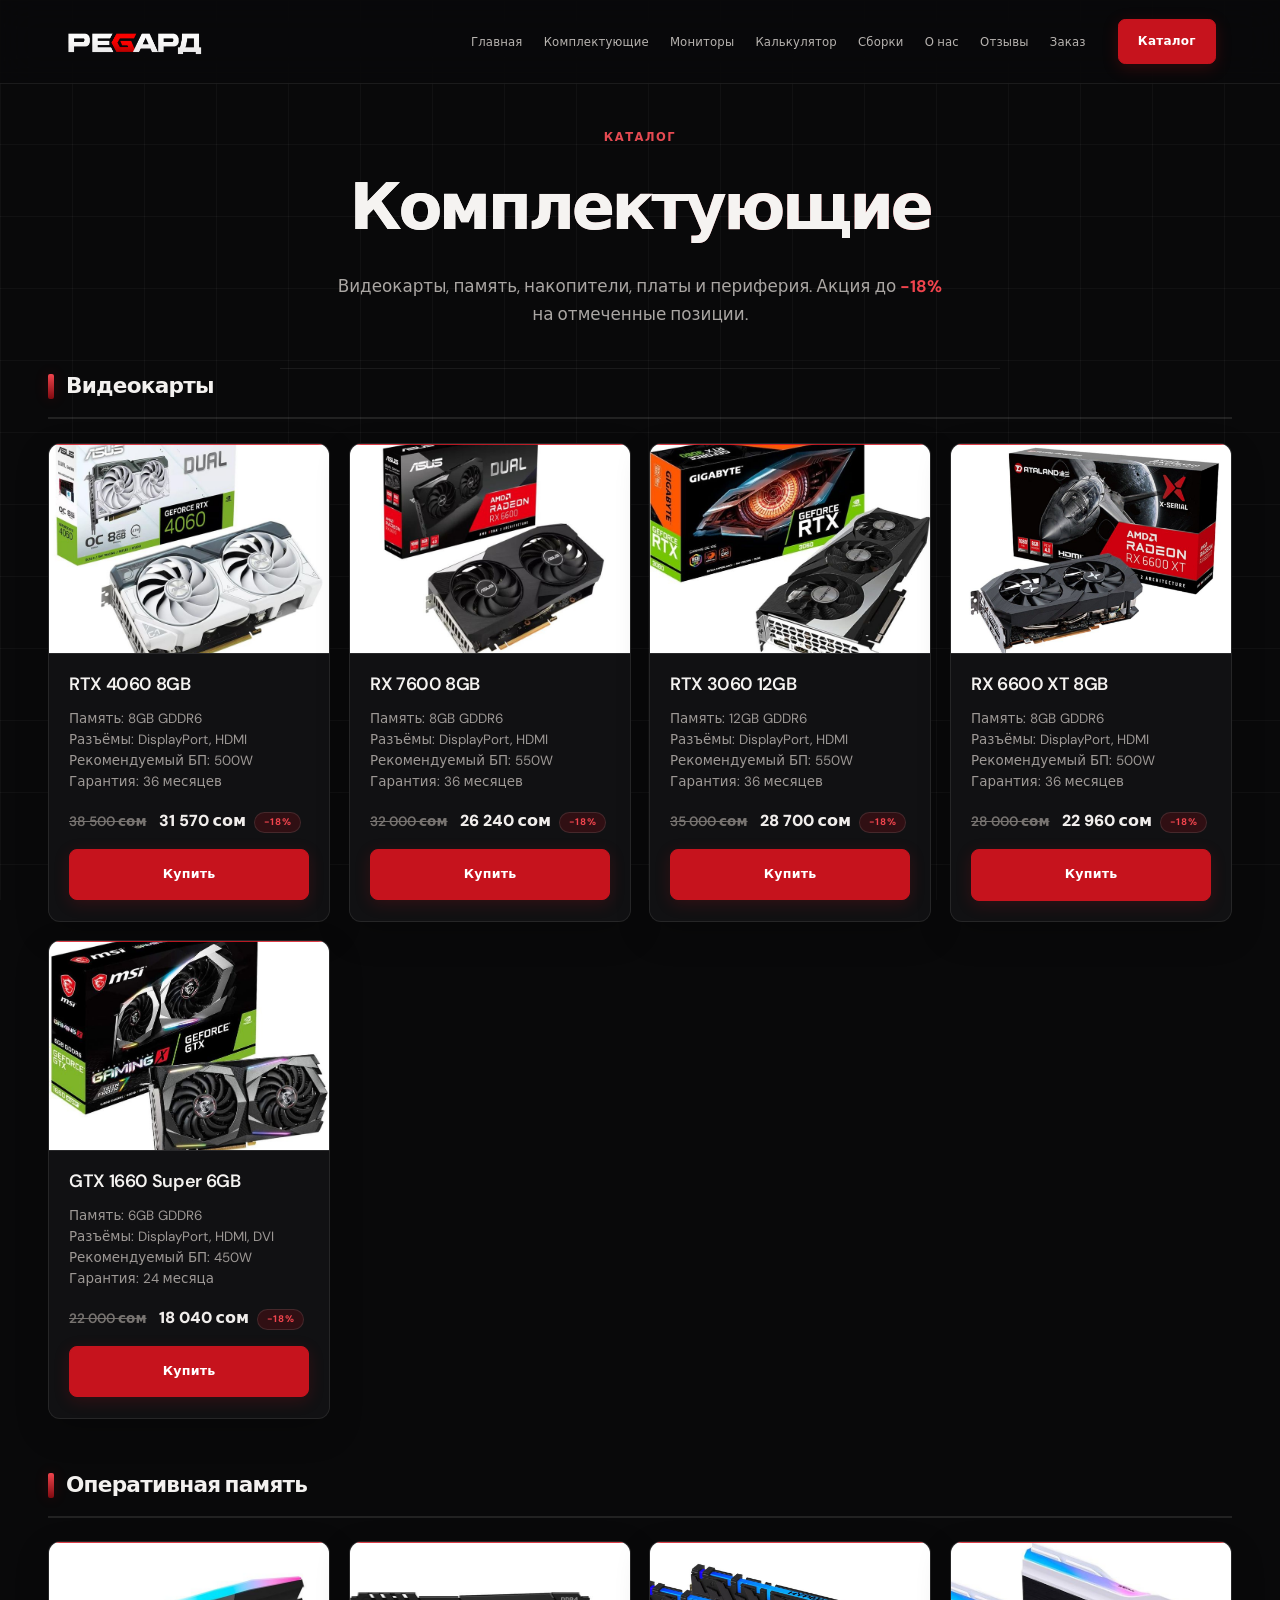
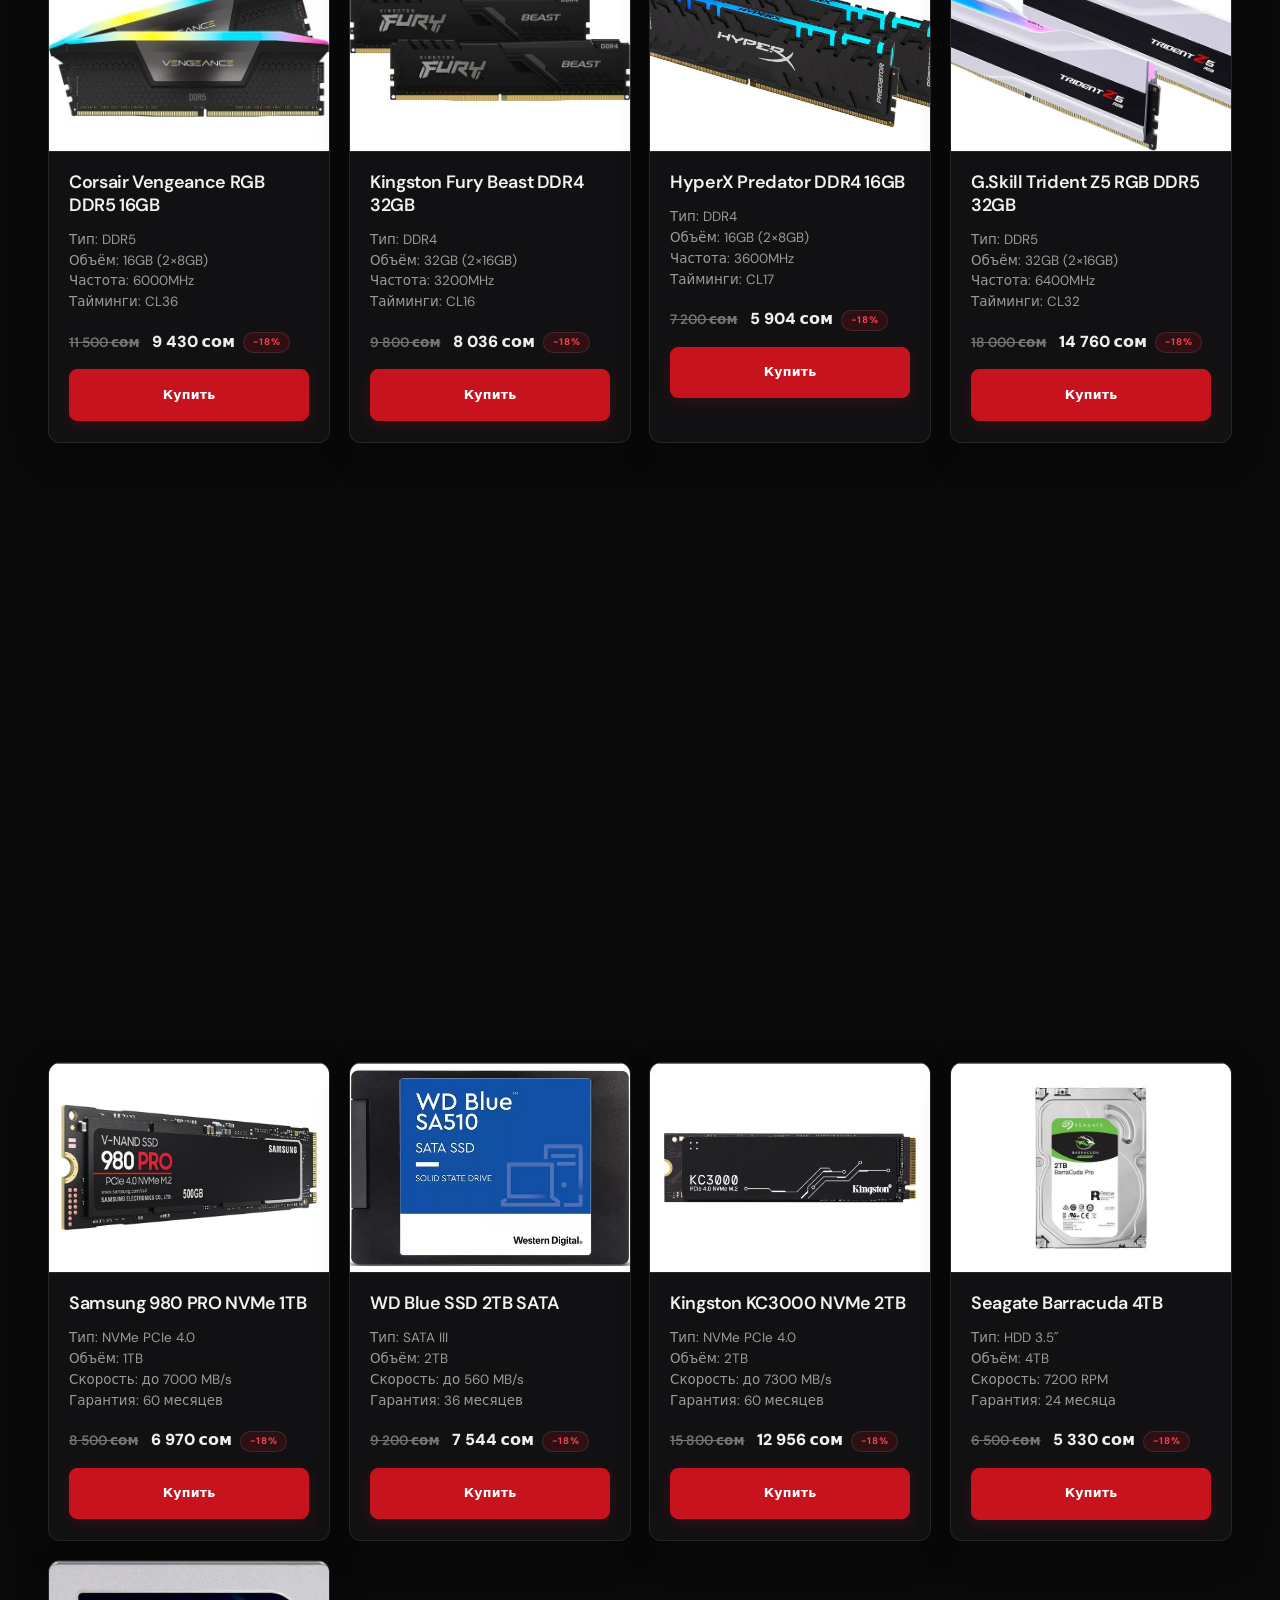
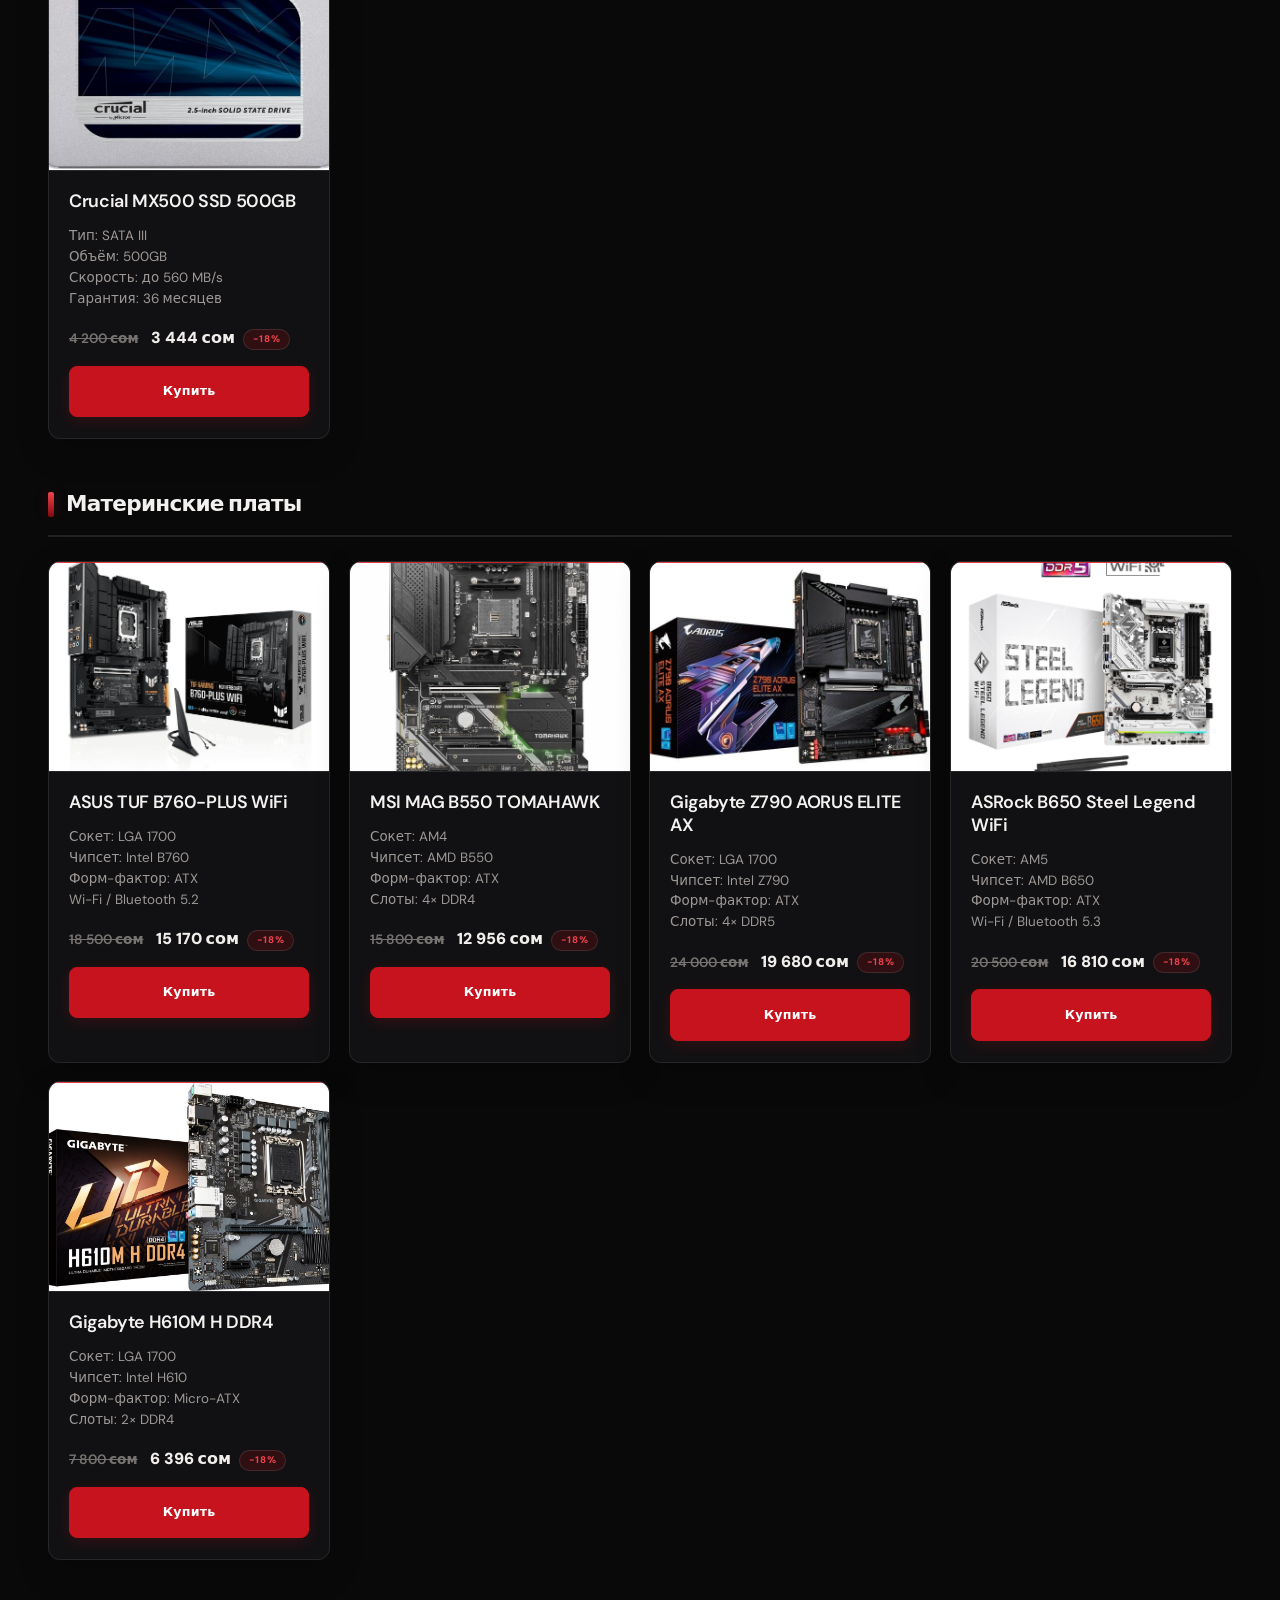
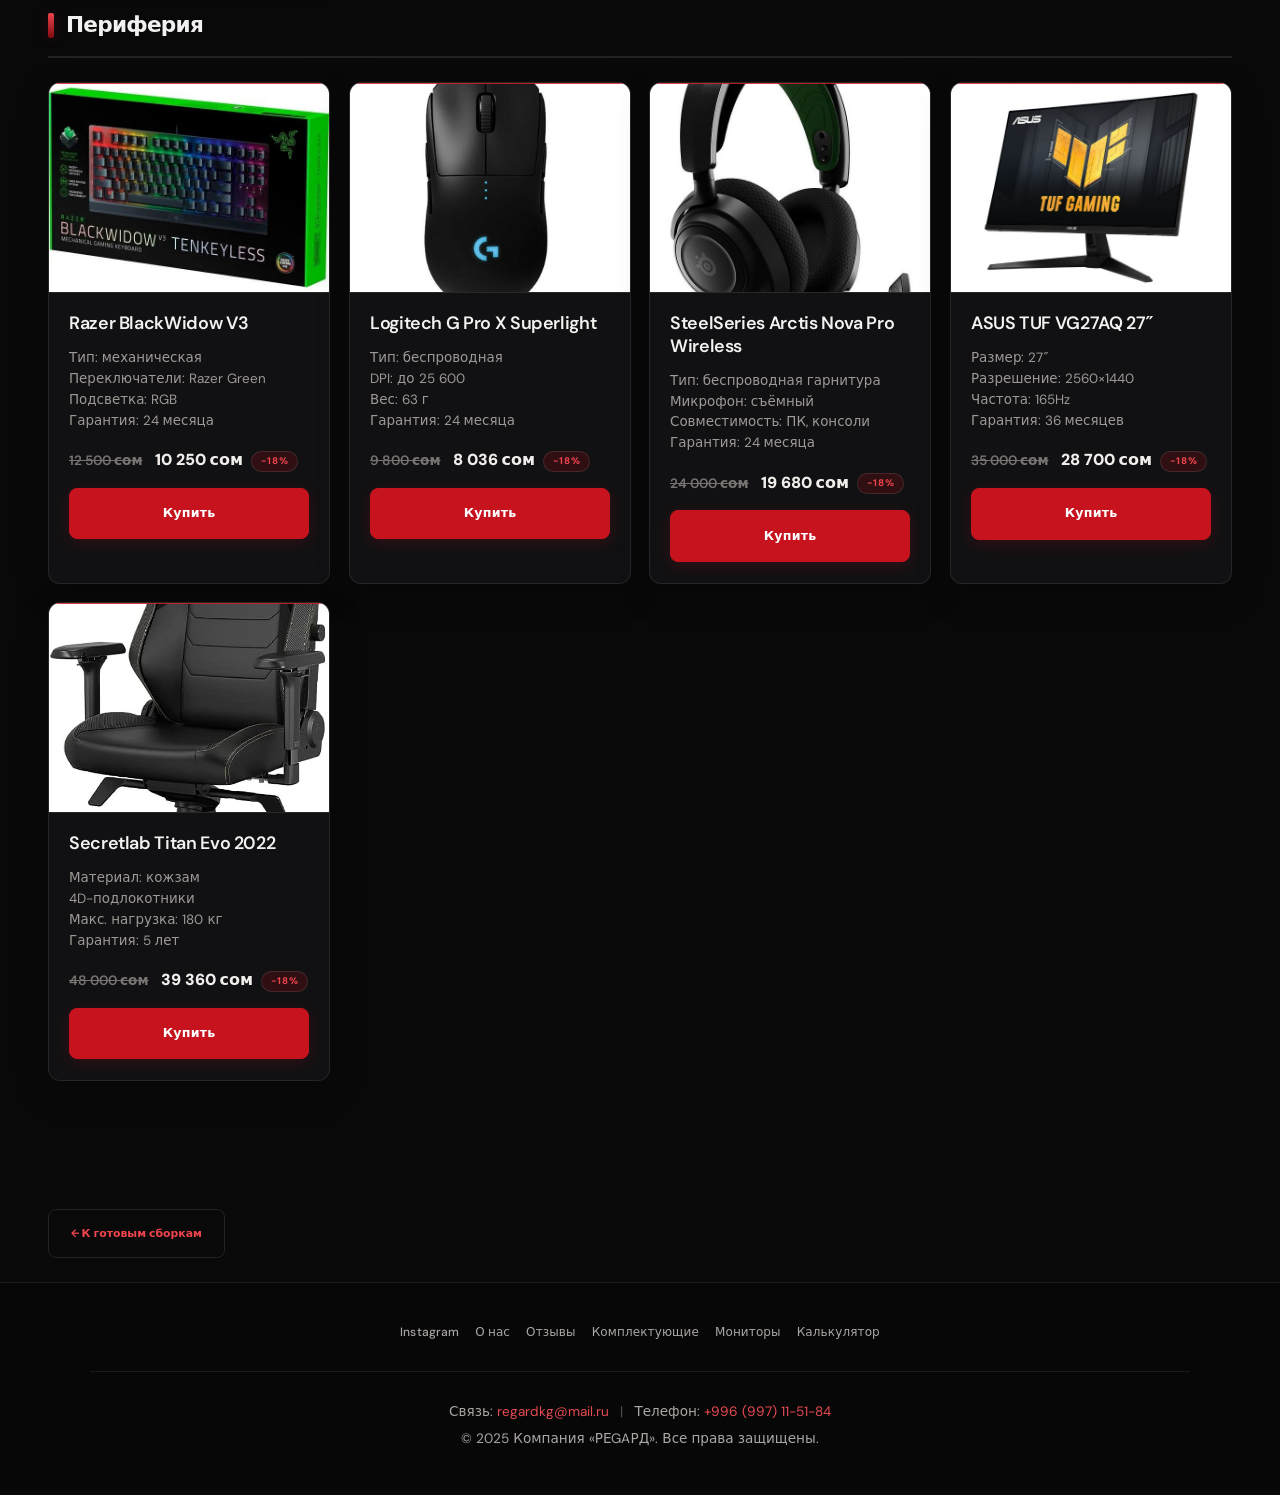
<file: components.html>
<!DOCTYPE html>
<html lang="ru">
<head>
  <meta charset="UTF-8">
  <meta name="viewport" content="width=device-width, initial-scale=1.0, viewport-fit=cover">
  <meta name="theme-color" content="#09090a">
  <meta name="color-scheme" content="dark">
  <title>РЕGAРД — комплектующие</title>
  <link rel="preconnect" href="https://fonts.googleapis.com">
  <link rel="preconnect" href="https://fonts.gstatic.com" crossorigin>
  <link href="https://fonts.googleapis.com/css2?family=DM+Sans:ital,opsz,wght@0,9..40,400;0,9..40,500;0,9..40,600;1,9..40,400&family=Orbitron:wght@400;600;700;800;900&display=swap" rel="stylesheet">
  <link rel="stylesheet" href="css/pulsar.css">
  <link rel="stylesheet" href="css/components.css">
  <link rel="stylesheet" href="css/page-transitions.css">
  <link rel="stylesheet" href="css/mobile.css">
  <link rel="stylesheet" href="css/premium-minimal.css">
  <!-- Meta Pixel Code -->
  <script>
    !function(f,b,e,v,n,t,s)
    {if(f.fbq)return;n=f.fbq=function(){n.callMethod?
    n.callMethod.apply(n,arguments):n.queue.push(arguments)};
    if(!f._fbq)f._fbq=n;n.push=n;n.loaded=!0;n.version='2.0';
    n.queue=[];t=b.createElement(e);t.async=!0;
    t.src=v;s=b.getElementsByTagName(e)[0];
    s.parentNode.insertBefore(t,s)}(window, document,'script',
    'https://connect.facebook.net/en_US/fbevents.js');
    fbq('init', '924798157004137');
    fbq('track', 'PageView');
  </script>
  <!-- End Meta Pixel Code -->
</head>
<body>
  <noscript><img height="1" width="1" style="display:none"
  src="https://www.facebook.com/tr?id=924798157004137&ev=PageView&noscript=1"
  /></noscript>
  <nav class="site-nav" id="siteNav" aria-label="Основная навигация">
    <a class="nav-brand" href="index.html"><img class="regard-nav-logo" src="image/PNG_REGARD_BANNER.png" alt="РЕGAРД"></a>
    <button type="button" class="nav-toggle" id="navToggle" aria-label="Открыть меню" aria-expanded="false" aria-controls="navCore">
      <span></span><span></span><span></span>
    </button>
    <div class="nav-core" id="navCore">
      <ul class="nav-links">
        <li><a href="index.html">Главная</a></li>
        <li><a href="components.html">Комплектующие</a></li>
        <li><a href="monitors.html">Мониторы</a></li>
        <li><a href="calculator.html">Калькулятор</a></li>
        <li><a href="index.html#builds">Сборки</a></li>
        <li><a href="about.html">О нас</a></li>
        <li><a href="otz.html">Отзывы</a></li>
        <li><a href="index.html#order">Заказ</a></li>
      </ul>
      <a class="nav-cta" href="index.html#builds">Каталог</a>
    </div>
  </nav>
  <div class="nav-backdrop" id="navBackdrop" aria-hidden="true"></div>

  <header class="components-hero">
    <p class="section-kicker">Каталог</p>
    <h1>Комплектующие</h1>
    <p class="components-lead">Видеокарты, память, накопители, платы и периферия. Акция до <strong style="color:var(--purple-bright)">−18%</strong> на отмеченные позиции.</p>
  </header>

  <main class="components-main">
    <section class="comp-section" aria-labelledby="cat-gpu">
      <h2 class="comp-cat-title" id="cat-gpu">Видеокарты</h2>
      <div class="builds-grid">
        <article class="build-card">
          <div class="build-card-image">
            <img src="components/Rtx4060.jpg" alt="NVIDIA GeForce RTX 4060 8GB" loading="lazy">
          </div>
          <div class="build-card-body">
            <h3>RTX 4060 8GB</h3>
            <p class="build-specs">Память: 8GB GDDR6<br>Разъёмы: DisplayPort, HDMI<br>Рекомендуемый БП: 500W<br>Гарантия: 36 месяцев</p>
            <div class="build-price"><s>38&nbsp;500 сом</s> 31&nbsp;570 сом<span class="discount-pill">−18%</span></div>
            <a class="btn-card" href="buy.html?id=101">Купить</a>
          </div>
        </article>
        <article class="build-card">
          <div class="build-card-image">
            <img src="components/rx7700.jpg" alt="AMD Radeon RX 7600 8GB" loading="lazy">
          </div>
          <div class="build-card-body">
            <h3>RX 7600 8GB</h3>
            <p class="build-specs">Память: 8GB GDDR6<br>Разъёмы: DisplayPort, HDMI<br>Рекомендуемый БП: 550W<br>Гарантия: 36 месяцев</p>
            <div class="build-price"><s>32&nbsp;000 сом</s> 26&nbsp;240 сом<span class="discount-pill">−18%</span></div>
            <a class="btn-card" href="buy.html?id=102">Купить</a>
          </div>
        </article>
        <article class="build-card">
          <div class="build-card-image">
            <img src="components/3060.jpg" alt="NVIDIA GeForce RTX 3060 12GB" loading="lazy">
          </div>
          <div class="build-card-body">
            <h3>RTX 3060 12GB</h3>
            <p class="build-specs">Память: 12GB GDDR6<br>Разъёмы: DisplayPort, HDMI<br>Рекомендуемый БП: 550W<br>Гарантия: 36 месяцев</p>
            <div class="build-price"><s>35&nbsp;000 сом</s> 28&nbsp;700 сом<span class="discount-pill">−18%</span></div>
            <a class="btn-card" href="buy.html?id=103">Купить</a>
          </div>
        </article>
        <article class="build-card">
          <div class="build-card-image">
            <img src="components/RX6600.jpg" alt="AMD Radeon RX 6600 XT 8GB" loading="lazy">
          </div>
          <div class="build-card-body">
            <h3>RX 6600 XT 8GB</h3>
            <p class="build-specs">Память: 8GB GDDR6<br>Разъёмы: DisplayPort, HDMI<br>Рекомендуемый БП: 500W<br>Гарантия: 36 месяцев</p>
            <div class="build-price"><s>28&nbsp;000 сом</s> 22&nbsp;960 сом<span class="discount-pill">−18%</span></div>
            <a class="btn-card" href="buy.html?id=104">Купить</a>
          </div>
        </article>
        <article class="build-card">
          <div class="build-card-image">
            <img src="components/1660super.jpg" alt="NVIDIA GeForce GTX 1660 Super 6GB" loading="lazy">
          </div>
          <div class="build-card-body">
            <h3>GTX 1660 Super 6GB</h3>
            <p class="build-specs">Память: 6GB GDDR6<br>Разъёмы: DisplayPort, HDMI, DVI<br>Рекомендуемый БП: 450W<br>Гарантия: 24 месяца</p>
            <div class="build-price"><s>22&nbsp;000 сом</s> 18&nbsp;040 сом<span class="discount-pill">−18%</span></div>
            <a class="btn-card" href="buy.html?id=105">Купить</a>
          </div>
        </article>
      </div>
    </section>

    <section class="comp-section" aria-labelledby="cat-ram">
      <h2 class="comp-cat-title" id="cat-ram">Оперативная память</h2>
      <div class="builds-grid">
        <article class="build-card">
          <div class="build-card-image">
            <img src="components/Corsair16.jpg" alt="Corsair Vengeance RGB DDR5 16GB" loading="lazy">
          </div>
          <div class="build-card-body">
            <h3>Corsair Vengeance RGB DDR5 16GB</h3>
            <p class="build-specs">Тип: DDR5<br>Объём: 16GB (2×8GB)<br>Частота: 6000MHz<br>Тайминги: CL36</p>
            <div class="build-price"><s>11&nbsp;500 сом</s> 9&nbsp;430 сом<span class="discount-pill">−18%</span></div>
            <a class="btn-card" href="buy.html?id=201">Купить</a>
          </div>
        </article>
        <article class="build-card">
          <div class="build-card-image">
            <img src="components/kingston32.jpg" alt="Kingston Fury Beast DDR4 32GB" loading="lazy">
          </div>
          <div class="build-card-body">
            <h3>Kingston Fury Beast DDR4 32GB</h3>
            <p class="build-specs">Тип: DDR4<br>Объём: 32GB (2×16GB)<br>Частота: 3200MHz<br>Тайминги: CL16</p>
            <div class="build-price"><s>9&nbsp;800 сом</s> 8&nbsp;036 сом<span class="discount-pill">−18%</span></div>
            <a class="btn-card" href="buy.html?id=202">Купить</a>
          </div>
        </article>
        <article class="build-card">
          <div class="build-card-image">
            <img src="components/predator32.jpg" alt="HyperX Predator DDR4 16GB" loading="lazy">
          </div>
          <div class="build-card-body">
            <h3>HyperX Predator DDR4 16GB</h3>
            <p class="build-specs">Тип: DDR4<br>Объём: 16GB (2×8GB)<br>Частота: 3600MHz<br>Тайминги: CL17</p>
            <div class="build-price"><s>7&nbsp;200 сом</s> 5&nbsp;904 сом<span class="discount-pill">−18%</span></div>
            <a class="btn-card" href="buy.html?id=203">Купить</a>
          </div>
        </article>
        <article class="build-card">
          <div class="build-card-image">
            <img src="components/gskill32.jpg" alt="G.Skill Trident Z5 RGB DDR5 32GB" loading="lazy">
          </div>
          <div class="build-card-body">
            <h3>G.Skill Trident Z5 RGB DDR5 32GB</h3>
            <p class="build-specs">Тип: DDR5<br>Объём: 32GB (2×16GB)<br>Частота: 6400MHz<br>Тайминги: CL32</p>
            <div class="build-price"><s>18&nbsp;000 сом</s> 14&nbsp;760 сом<span class="discount-pill">−18%</span></div>
            <a class="btn-card" href="buy.html?id=204">Купить</a>
          </div>
        </article>
        <article class="build-card">
          <div class="build-card-image">
            <img src="components/balistiks8.jpg" alt="Crucial Ballistix DDR4 8GB" loading="lazy">
          </div>
          <div class="build-card-body">
            <h3>Crucial Ballistix DDR4 8GB</h3>
            <p class="build-specs">Тип: DDR4<br>Объём: 8GB<br>Частота: 3200MHz<br>Тайминги: CL16</p>
            <div class="build-price"><s>3&nbsp;500 сом</s> 2&nbsp;870 сом<span class="discount-pill">−18%</span></div>
            <a class="btn-card" href="buy.html?id=205">Купить</a>
          </div>
        </article>
      </div>
    </section>

    <section class="comp-section" aria-labelledby="cat-storage">
      <h2 class="comp-cat-title" id="cat-storage">Накопители</h2>
      <div class="builds-grid">
        <article class="build-card">
          <div class="build-card-image">
            <img src="components/Samsung.jpg" alt="Samsung 980 PRO NVMe 1TB" loading="lazy">
          </div>
          <div class="build-card-body">
            <h3>Samsung 980 PRO NVMe 1TB</h3>
            <p class="build-specs">Тип: NVMe PCIe 4.0<br>Объём: 1TB<br>Скорость: до 7000 MB/s<br>Гарантия: 60 месяцев</p>
            <div class="build-price"><s>8&nbsp;500 сом</s> 6&nbsp;970 сом<span class="discount-pill">−18%</span></div>
            <a class="btn-card" href="buy.html?id=301">Купить</a>
          </div>
        </article>
        <article class="build-card">
          <div class="build-card-image">
            <img src="components/western.jpg" alt="Western Digital Blue SSD 2TB" loading="lazy">
          </div>
          <div class="build-card-body">
            <h3>WD Blue SSD 2TB SATA</h3>
            <p class="build-specs">Тип: SATA III<br>Объём: 2TB<br>Скорость: до 560 MB/s<br>Гарантия: 36 месяцев</p>
            <div class="build-price"><s>9&nbsp;200 сом</s> 7&nbsp;544 сом<span class="discount-pill">−18%</span></div>
            <a class="btn-card" href="buy.html?id=302">Купить</a>
          </div>
        </article>
        <article class="build-card">
          <div class="build-card-image">
            <img src="components/Kingston.jpg" alt="Kingston KC3000 NVMe 2TB" loading="lazy">
          </div>
          <div class="build-card-body">
            <h3>Kingston KC3000 NVMe 2TB</h3>
            <p class="build-specs">Тип: NVMe PCIe 4.0<br>Объём: 2TB<br>Скорость: до 7300 MB/s<br>Гарантия: 60 месяцев</p>
            <div class="build-price"><s>15&nbsp;800 сом</s> 12&nbsp;956 сом<span class="discount-pill">−18%</span></div>
            <a class="btn-card" href="buy.html?id=303">Купить</a>
          </div>
        </article>
        <article class="build-card">
          <div class="build-card-image">
            <img src="components/Seagate.jpg" alt="Seagate Barracuda 4TB" loading="lazy">
          </div>
          <div class="build-card-body">
            <h3>Seagate Barracuda 4TB</h3>
            <p class="build-specs">Тип: HDD 3.5″<br>Объём: 4TB<br>Скорость: 7200 RPM<br>Гарантия: 24 месяца</p>
            <div class="build-price"><s>6&nbsp;500 сом</s> 5&nbsp;330 сом<span class="discount-pill">−18%</span></div>
            <a class="btn-card" href="buy.html?id=304">Купить</a>
          </div>
        </article>
        <article class="build-card">
          <div class="build-card-image">
            <img src="components/Crucial.jpg" alt="Crucial MX500 SSD 500GB" loading="lazy">
          </div>
          <div class="build-card-body">
            <h3>Crucial MX500 SSD 500GB</h3>
            <p class="build-specs">Тип: SATA III<br>Объём: 500GB<br>Скорость: до 560 MB/s<br>Гарантия: 36 месяцев</p>
            <div class="build-price"><s>4&nbsp;200 сом</s> 3&nbsp;444 сом<span class="discount-pill">−18%</span></div>
            <a class="btn-card" href="buy.html?id=305">Купить</a>
          </div>
        </article>
      </div>
    </section>

    <section class="comp-section" aria-labelledby="cat-mobo">
      <h2 class="comp-cat-title" id="cat-mobo">Материнские платы</h2>
      <div class="builds-grid">
        <article class="build-card">
          <div class="build-card-image">
            <img src="components/ASUSB760.jpg" alt="ASUS TUF Gaming B760-PLUS WiFi" loading="lazy">
          </div>
          <div class="build-card-body">
            <h3>ASUS TUF B760-PLUS WiFi</h3>
            <p class="build-specs">Сокет: LGA 1700<br>Чипсет: Intel B760<br>Форм-фактор: ATX<br>Wi-Fi / Bluetooth 5.2</p>
            <div class="build-price"><s>18&nbsp;500 сом</s> 15&nbsp;170 сом<span class="discount-pill">−18%</span></div>
            <a class="btn-card" href="buy.html?id=401">Купить</a>
          </div>
        </article>
        <article class="build-card">
          <div class="build-card-image">
            <img src="components/TOMAHAWK.jpg" alt="MSI MAG B550 TOMAHAWK" loading="lazy">
          </div>
          <div class="build-card-body">
            <h3>MSI MAG B550 TOMAHAWK</h3>
            <p class="build-specs">Сокет: AM4<br>Чипсет: AMD B550<br>Форм-фактор: ATX<br>Слоты: 4× DDR4</p>
            <div class="build-price"><s>15&nbsp;800 сом</s> 12&nbsp;956 сом<span class="discount-pill">−18%</span></div>
            <a class="btn-card" href="buy.html?id=402">Купить</a>
          </div>
        </article>
        <article class="build-card">
          <div class="build-card-image">
            <img src="components/GigabyteZ790.jpg" alt="Gigabyte Z790 AORUS ELITE AX" loading="lazy">
          </div>
          <div class="build-card-body">
            <h3>Gigabyte Z790 AORUS ELITE AX</h3>
            <p class="build-specs">Сокет: LGA 1700<br>Чипсет: Intel Z790<br>Форм-фактор: ATX<br>Слоты: 4× DDR5</p>
            <div class="build-price"><s>24&nbsp;000 сом</s> 19&nbsp;680 сом<span class="discount-pill">−18%</span></div>
            <a class="btn-card" href="buy.html?id=403">Купить</a>
          </div>
        </article>
        <article class="build-card">
          <div class="build-card-image">
            <img src="components/ASRock.jpg" alt="ASRock B650 Steel Legend WiFi" loading="lazy">
          </div>
          <div class="build-card-body">
            <h3>ASRock B650 Steel Legend WiFi</h3>
            <p class="build-specs">Сокет: AM5<br>Чипсет: AMD B650<br>Форм-фактор: ATX<br>Wi-Fi / Bluetooth 5.3</p>
            <div class="build-price"><s>20&nbsp;500 сом</s> 16&nbsp;810 сом<span class="discount-pill">−18%</span></div>
            <a class="btn-card" href="buy.html?id=404">Купить</a>
          </div>
        </article>
        <article class="build-card">
          <div class="build-card-image">
            <img src="components/Gigabyte.jpg" alt="Gigabyte H610M H DDR4" loading="lazy">
          </div>
          <div class="build-card-body">
            <h3>Gigabyte H610M H DDR4</h3>
            <p class="build-specs">Сокет: LGA 1700<br>Чипсет: Intel H610<br>Форм-фактор: Micro-ATX<br>Слоты: 2× DDR4</p>
            <div class="build-price"><s>7&nbsp;800 сом</s> 6&nbsp;396 сом<span class="discount-pill">−18%</span></div>
            <a class="btn-card" href="buy.html?id=405">Купить</a>
          </div>
        </article>
      </div>
    </section>

    <section class="comp-section" aria-labelledby="cat-periph">
      <h2 class="comp-cat-title" id="cat-periph">Периферия</h2>
      <div class="builds-grid">
        <article class="build-card">
          <div class="build-card-image">
            <img src="components/Razer BlackWidow V3 Mechanical Keyboard.jpg" alt="Razer BlackWidow V3" loading="lazy">
          </div>
          <div class="build-card-body">
            <h3>Razer BlackWidow V3</h3>
            <p class="build-specs">Тип: механическая<br>Переключатели: Razer Green<br>Подсветка: RGB<br>Гарантия: 24 месяца</p>
            <div class="build-price"><s>12&nbsp;500 сом</s> 10&nbsp;250 сом<span class="discount-pill">−18%</span></div>
            <a class="btn-card" href="buy.html?id=501">Купить</a>
          </div>
        </article>
        <article class="build-card">
          <div class="build-card-image">
            <img src="components/Logitech G Pro X Superlight Wireless.jpg" alt="Logitech G Pro X Superlight" loading="lazy">
          </div>
          <div class="build-card-body">
            <h3>Logitech G Pro X Superlight</h3>
            <p class="build-specs">Тип: беспроводная<br>DPI: до 25&nbsp;600<br>Вес: 63 г<br>Гарантия: 24 месяца</p>
            <div class="build-price"><s>9&nbsp;800 сом</s> 8&nbsp;036 сом<span class="discount-pill">−18%</span></div>
            <a class="btn-card" href="buy.html?id=502">Купить</a>
          </div>
        </article>
        <article class="build-card">
          <div class="build-card-image">
            <img src="components/SteelSeries Arctis Nova Pro Wireless.jpg" alt="SteelSeries Arctis Nova Pro" loading="lazy">
          </div>
          <div class="build-card-body">
            <h3>SteelSeries Arctis Nova Pro Wireless</h3>
            <p class="build-specs">Тип: беспроводная гарнитура<br>Микрофон: съёмный<br>Совместимость: ПК, консоли<br>Гарантия: 24 месяца</p>
            <div class="build-price"><s>24&nbsp;000 сом</s> 19&nbsp;680 сом<span class="discount-pill">−18%</span></div>
            <a class="btn-card" href="buy.html?id=503">Купить</a>
          </div>
        </article>
        <article class="build-card">
          <div class="build-card-image">
            <img src="components/ASUS TUF Gaming VG27AQ 27 1440p.jpg" alt="ASUS TUF VG27AQ" loading="lazy">
          </div>
          <div class="build-card-body">
            <h3>ASUS TUF VG27AQ 27″</h3>
            <p class="build-specs">Размер: 27″<br>Разрешение: 2560×1440<br>Частота: 165Hz<br>Гарантия: 36 месяцев</p>
            <div class="build-price"><s>35&nbsp;000 сом</s> 28&nbsp;700 сом<span class="discount-pill">−18%</span></div>
            <a class="btn-card" href="buy.html?id=504">Купить</a>
          </div>
        </article>
        <article class="build-card">
          <div class="build-card-image">
            <img src="components/Secretlab Titan Evo 2022.jpg" alt="Secretlab Titan Evo 2022" loading="lazy">
          </div>
          <div class="build-card-body">
            <h3>Secretlab Titan Evo 2022</h3>
            <p class="build-specs">Материал: кожзам<br>4D-подлокотники<br>Макс. нагрузка: 180 кг<br>Гарантия: 5 лет</p>
            <div class="build-price"><s>48&nbsp;000 сом</s> 39&nbsp;360 сом<span class="discount-pill">−18%</span></div>
            <a class="btn-card" href="buy.html?id=505">Купить</a>
          </div>
        </article>
      </div>
    </section>
  </main>

  <div class="components-actions">
    <a href="index.html" class="components-back">← К готовым сборкам</a>
  </div>

  <footer class="site-footer">
    <div class="footer-inner">
      <div class="footer-links">
        <a href="https://www.instagram.com/cyber_space.kg" target="_blank" rel="noopener noreferrer">Instagram</a>
        <a href="about.html">О нас</a>
        <a href="otz.html">Отзывы</a>
        <a href="components.html">Комплектующие</a>
          <a href="monitors.html">Мониторы</a>
        <a href="calculator.html">Калькулятор</a>
      </div>
    </div>
    <div class="footer-legal">
      <p class="footer-contact">Связь: <a href="mailto:regardkg@mail.ru">regardkg@mail.ru</a> <span class="footer-sep">|</span> Телефон: <a href="tel:+996997115184">+996 (997) 11-51-84</a></p>
      <p class="footer-copy">© 2025 Компания «РЕGAРД». Все права защищены.</p>
      
    </div>
  </footer>

  <script>
    (function () {
      var nav = document.getElementById('siteNav');
      var toggle = document.getElementById('navToggle');
      var backdrop = document.getElementById('navBackdrop');
      var navCore = document.getElementById('navCore');

      function setNavOpen(open) {
        if (!nav || !toggle) return;
        nav.classList.toggle('is-open', open);
        toggle.setAttribute('aria-expanded', open ? 'true' : 'false');
        document.body.style.overflow = open ? 'hidden' : '';
      }

      if (nav) {
        window.addEventListener('scroll', function () {
          if (window.scrollY > 24) nav.classList.add('is-scrolled');
          else nav.classList.remove('is-scrolled');
        });
      }
      if (toggle) {
        toggle.addEventListener('click', function () {
          setNavOpen(!nav.classList.contains('is-open'));
        });
      }
      if (backdrop) backdrop.addEventListener('click', function () { setNavOpen(false); });
      if (navCore) {
        navCore.querySelectorAll('a').forEach(function (a) {
          a.addEventListener('click', function () { setNavOpen(false); });
        });
      }
      window.addEventListener('resize', function () {
        if (window.innerWidth > 900) setNavOpen(false);
      });
      document.addEventListener('keydown', function (e) {
        if (e.key === 'Escape') setNavOpen(false);
      });
    })();
  </script>
  <script src="js/page-transitions.js"></script>
</body>
</html>
</file>
<file: css/pulsar.css>
/* РЕGAРД — graphite, white and red brand theme */

:root {
  --bg: #07040f;
  --bg-elevated: #0f0a18;
  --surface: #130d1e;
  --surface-hover: #1a1228;
  --surface-gradient-start: #1a1228;
  --surface-gradient-end: #0f0a18;
  --grid-line: rgba(229, 9, 20, 0.09);
  --glass-bg: rgba(7, 4, 15, 0.92);
  --glass-fade: rgba(7, 4, 15, 0.78);
  --purple: #e50914;
  --purple-bright: #ff3038;
  --purple-deep: #9f0710;
  --purple-glow: rgba(229, 9, 20, 0.38);
  --btn-bg: #a80710;
  --btn-bg-hover: #e50914;
  --text: #ede9fe;
  --text-muted: #d5c9ca;
  --text-subtle: #a89b9c;
  --text-on-accent: #f5f3ff;
  --footer-bg: #050208;
  --white: #ede9fe;
  --muted-light: var(--text-muted);
  --muted: var(--text-subtle);
  --black: #f5f3ff;
  --border: rgba(229, 9, 20, 0.24);
  --card-border: rgba(229, 9, 20, 0.28);
  --card-border-hover: rgba(255, 48, 56, 0.58);
  --card-glow: 0 8px 28px rgba(0, 0, 0, 0.45), 0 0 0 1px rgba(229, 9, 20, 0.08) inset,
    0 0 32px rgba(229, 9, 20, 0.15);
  --card-glow-hover: 0 20px 48px rgba(0, 0, 0, 0.55), 0 0 48px rgba(229, 9, 20, 0.22);
  --title-gradient: linear-gradient(
    90deg,
    #ede9fe 0%,
    #ede9fe 40%,
    #e50914 75%,
    var(--purple-bright) 100%
  );
  --price-gradient: linear-gradient(90deg, #c20a14 0%, var(--purple-bright) 100%);
  --text-gradient-soft: linear-gradient(90deg, var(--text-muted) 0%, #ff3038 85%);
  --font-display: "Orbitron", system-ui, sans-serif;
  --font-body: "DM Sans", system-ui, sans-serif;
  --radius: 1rem;
  --radius-lg: 1.35rem;
  --nav-bar: clamp(4.25rem, 11vw, 5.5rem);
  --safe-top: env(safe-area-inset-top, 0px);
  --safe-bottom: env(safe-area-inset-bottom, 0px);
  --safe-left: env(safe-area-inset-left, 0px);
  --safe-right: env(safe-area-inset-right, 0px);
  --nav-total: calc(var(--nav-bar) + var(--safe-top));
  --touch-min: 44px;
}

*,
*::before,
*::after {
  box-sizing: border-box;
}

html {
  scroll-behavior: smooth;
  -webkit-text-size-adjust: 100%;
  text-size-adjust: 100%;
}

body {
  margin: 0;
  position: relative;
  isolation: isolate;
  background: var(--bg);
  color: var(--white);
  font-family: var(--font-body);
  font-size: 1rem;
  line-height: 1.6;
  overflow-x: hidden;
  padding-left: var(--safe-left);
  padding-right: var(--safe-right);
  padding-bottom: var(--safe-bottom);
  -webkit-tap-highlight-color: rgba(229, 9, 20, 0.2);
}

/* Grid on pages without full-screen hero video */
body::before {
  content: "";
  position: fixed;
  inset: 0;
  background-image:
    linear-gradient(var(--grid-line) 1px, transparent 1px),
    linear-gradient(90deg, var(--grid-line) 1px, transparent 1px);
  background-size: 64px 64px;
  pointer-events: none;
  z-index: -1;
}

body:has(.hero--video)::before {
  display: none;
}

/* Grid only below hero video (главная) */
.site-grid-area {
  position: relative;
  z-index: 2;
  isolation: isolate;
  background: var(--bg);
}

.site-grid-area::before {
  content: "";
  position: absolute;
  inset: 0;
  background-image:
    linear-gradient(var(--grid-line) 1px, transparent 1px),
    linear-gradient(90deg, var(--grid-line) 1px, transparent 1px);
  background-size: 64px 64px;
  pointer-events: none;
  z-index: 0;
}

.site-grid-area > .section,
.site-grid-area > .site-footer {
  position: relative;
  z-index: 1;
}

a {
  color: var(--purple-bright);
  text-decoration: none;
}

img {
  max-width: 100%;
  height: auto;
  display: block;
}

/* ——— Nav ——— */
.site-nav {
  position: fixed;
  top: 0;
  left: 0;
  right: 0;
  z-index: 100;
  min-height: var(--nav-total);
  padding: var(--safe-top) clamp(1rem, 4vw, 3rem) 0;
  display: flex;
  align-items: center;
  justify-content: space-between;
  gap: 0.75rem;
  flex-wrap: nowrap;
  box-sizing: border-box;
  background: linear-gradient(to bottom, var(--glass-bg), var(--glass-fade) 80%, transparent);
  backdrop-filter: blur(12px);
  border-bottom: none;
  box-shadow: none;
  transition: background 0.3s;
}

.site-nav.is-scrolled {
  background: var(--glass-bg);
}

.nav-brand {
  display: inline-flex;
  align-items: center;
  flex-shrink: 0;
  z-index: 102;
  text-decoration: none;
  line-height: 1;
}

.nav-logo-text {
  font-family: var(--font-display);
  font-weight: 900;
  font-size: clamp(1.7rem, 4.4vw, 2.45rem);
  letter-spacing: 0.06em;
  line-height: 1;
  text-transform: none;
  white-space: nowrap;
}

.nav-logo-gg {
  color: #e50914;
}

.nav-logo-pc {
  color: #ffffff;
  margin-left: 0.08em;
}

.nav-links {
  display: flex;
  gap: clamp(0.75rem, 3vw, 2rem);
  list-style: none;
  margin: 0;
  padding: 0;
}

.nav-links a {
  font-family: var(--font-display);
  font-weight: 700;
  font-size: 0.72rem;
  letter-spacing: 0.14em;
  text-transform: uppercase;
  color: var(--muted-light);
  padding: 0.5rem 0;
  position: relative;
  transition: color 0.25s ease;
}

.nav-links a::after {
  content: "";
  position: absolute;
  left: 0;
  bottom: 0;
  width: 0;
  height: 2px;
  background: linear-gradient(90deg, var(--purple), var(--purple-bright));
  transition: width 0.3s ease;
}

.nav-links a:hover {
  color: var(--white);
}

.nav-links a:hover::after {
  width: 100%;
}

.nav-cta {
  font-family: var(--font-display);
  font-weight: 800;
  font-size: 0.7rem;
  letter-spacing: 0.12em;
  text-transform: uppercase;
  padding: 0.65rem 1.15rem;
  min-height: var(--touch-min);
  display: inline-flex;
  align-items: center;
  justify-content: center;
  border-radius: 999px;
  box-sizing: border-box;
  border: 1px solid var(--border);
  background: linear-gradient(135deg, var(--btn-bg), var(--purple-deep));
  color: var(--text-on-accent);
  box-shadow: 0 0 28px var(--purple-glow), inset 0 1px 0 rgba(192, 132, 252, 0.15);
  transition: transform 0.25s ease, box-shadow 0.25s ease, border-color 0.25s;
}

.nav-cta:hover {
  transform: translateY(-2px) scale(1.02);
  box-shadow: 0 0 40px var(--purple-glow);
  border-color: var(--purple-bright);
}

/* Мобильное меню */
.nav-toggle {
  display: none;
  flex-direction: column;
  justify-content: center;
  gap: 6px;
  width: var(--touch-min);
  height: var(--touch-min);
  padding: 0;
  margin: 0;
  border: none;
  border-radius: var(--radius);
  background: rgba(59, 7, 100, 0.45);
  border: 1px solid var(--border);
  cursor: pointer;
  z-index: 102;
  flex-shrink: 0;
}

.nav-toggle span {
  display: block;
  width: 22px;
  height: 2px;
  margin: 0 auto;
  background: var(--white);
  border-radius: 1px;
  transition: transform 0.2s, opacity 0.2s;
}

.site-nav.is-open .nav-toggle span:nth-child(1) {
  transform: translateY(8px) rotate(45deg);
}

.site-nav.is-open .nav-toggle span:nth-child(2) {
  opacity: 0;
}

.site-nav.is-open .nav-toggle span:nth-child(3) {
  transform: translateY(-8px) rotate(-45deg);
}

.nav-core {
  display: flex;
  align-items: center;
  justify-content: flex-end;
  gap: clamp(0.75rem, 3vw, 2rem);
  flex: 1;
  min-width: 0;
}

.nav-backdrop {
  position: fixed;
  inset: 0;
  background: rgba(0, 0, 0, 0.65);
  z-index: 98;
  opacity: 0;
  visibility: hidden;
  transition: opacity 0.25s ease, visibility 0.25s ease;
  pointer-events: none;
}

@media (max-width: 900px) {
  .site-nav.is-open ~ .nav-backdrop {
    opacity: 1;
    visibility: visible;
    pointer-events: auto;
  }
}

@media (max-width: 900px) {
  .nav-toggle {
    display: flex;
  }

  /* Шапка — только оверлей: логотип + бургер поверх контента */
  .site-nav {
    z-index: 210;
    min-height: 0;
    height: 0;
    padding: 0;
    overflow: visible;
    background: none !important;
    backdrop-filter: none;
    pointer-events: none;
  }

  .site-nav.is-scrolled {
    background: none !important;
  }

  .nav-backdrop {
    z-index: 204;
    background: rgba(0, 0, 0, 0.35);
    backdrop-filter: blur(4px) saturate(0.9);
    -webkit-backdrop-filter: blur(4px) saturate(0.9);
    transition: opacity 0.28s ease, visibility 0.28s ease;
  }

  .nav-brand {
    position: fixed;
    top: calc(var(--safe-top) + 0.35rem);
    left: max(0.85rem, var(--safe-left));
    z-index: 212;
    pointer-events: auto;
  }

  .nav-toggle {
    position: fixed;
    top: calc(var(--safe-top) + 0.5rem);
    right: max(0.85rem, var(--safe-right));
    z-index: 213;
    pointer-events: auto;
    background: rgba(19, 13, 30, 0.92);
    backdrop-filter: blur(12px);
    -webkit-backdrop-filter: blur(12px);
    box-shadow: 0 4px 20px rgba(0, 0, 0, 0.45), 0 0 20px rgba(229, 9, 20, 0.15);
    border: 1px solid rgba(229, 9, 20, 0.35);
  }

  .nav-core {
    position: fixed;
    top: calc(var(--safe-top) + 4.35rem);
    right: max(0.85rem, var(--safe-right));
    left: auto;
    bottom: auto;
    width: min(292px, calc(100vw - 1.7rem - var(--safe-left) - var(--safe-right)));
    max-height: min(calc(100dvh - var(--safe-top) - 5.25rem), 72vh);
    flex: none;
    z-index: 205;
    flex-direction: column;
    align-items: stretch;
    justify-content: flex-start;
    padding: 0.6rem;
    background: rgba(13, 8, 22, 0.97);
    backdrop-filter: blur(16px);
    -webkit-backdrop-filter: blur(16px);
    border: 1px solid rgba(229, 9, 20, 0.42);
    border-radius: var(--radius-lg);
    box-shadow:
      0 16px 48px rgba(0, 0, 0, 0.55),
      0 0 32px rgba(229, 9, 20, 0.22),
      inset 0 1px 0 rgba(192, 132, 252, 0.1);
    overflow-x: hidden;
    overflow-y: auto;
    -webkit-overflow-scrolling: touch;
    transform: translateY(-14px) scale(0.92);
    transform-origin: top right;
    opacity: 0;
    visibility: hidden;
    pointer-events: none;
    transition:
      opacity 0.34s cubic-bezier(0.22, 1, 0.36, 1),
      visibility 0.34s cubic-bezier(0.22, 1, 0.36, 1),
      transform 0.34s cubic-bezier(0.22, 1, 0.36, 1);
  }

  .nav-core::before {
    content: "";
    position: absolute;
    top: -6px;
    right: 14px;
    width: 12px;
    height: 12px;
    background: rgba(13, 8, 22, 0.97);
    border-left: 1px solid rgba(229, 9, 20, 0.42);
    border-top: 1px solid rgba(229, 9, 20, 0.42);
    transform: rotate(45deg);
    pointer-events: none;
  }

  .site-nav.is-open .nav-core {
    opacity: 1;
    visibility: visible;
    pointer-events: auto;
    transform: translateY(0) scale(1);
  }

  .nav-links {
    flex-direction: column;
    align-items: stretch;
    gap: 0.3rem;
    width: 100%;
    max-width: none;
    margin: 0;
    padding: 0;
  }

  .nav-links li {
    width: 100%;
  }

  .nav-links a {
    display: flex;
    align-items: center;
    justify-content: center;
    width: 100%;
    padding: 0.72rem 0.9rem;
    font-size: 0.76rem;
    letter-spacing: 0.1em;
    min-height: 40px;
    color: var(--text);
    background: rgba(26, 18, 40, 0.92);
    backdrop-filter: blur(8px);
    -webkit-backdrop-filter: blur(8px);
    border-radius: calc(var(--radius) - 2px);
    border: 1px solid rgba(147, 51, 234, 0.32);
    box-sizing: border-box;
    box-shadow: 0 2px 10px rgba(0, 0, 0, 0.28);
    opacity: 0;
    transform: translateX(10px);
    transition:
      opacity 0.28s cubic-bezier(0.22, 1, 0.36, 1),
      transform 0.28s cubic-bezier(0.22, 1, 0.36, 1),
      background 0.2s ease,
      border-color 0.2s ease;
  }

  .site-nav.is-open .nav-links a {
    opacity: 1;
    transform: translateX(0);
  }

  .site-nav.is-open .nav-links li:nth-child(1) a { transition-delay: 0.05s; }
  .site-nav.is-open .nav-links li:nth-child(2) a { transition-delay: 0.08s; }
  .site-nav.is-open .nav-links li:nth-child(3) a { transition-delay: 0.11s; }
  .site-nav.is-open .nav-links li:nth-child(4) a { transition-delay: 0.14s; }
  .site-nav.is-open .nav-links li:nth-child(5) a { transition-delay: 0.17s; }
  .site-nav.is-open .nav-links li:nth-child(6) a { transition-delay: 0.2s; }
  .site-nav.is-open .nav-links li:nth-child(7) a { transition-delay: 0.23s; }

  .nav-links a:active,
  .nav-links a:focus-visible {
    border-color: var(--purple-bright);
    background: rgba(229, 9, 20, 0.28);
  }

  .nav-links a::after {
    display: none;
  }

  .nav-cta {
    margin: 0.55rem 0 0;
    text-align: center;
    justify-content: center;
    display: inline-flex;
    align-items: center;
    min-height: 40px;
    width: 100%;
    max-width: none;
    box-sizing: border-box;
    font-size: 0.68rem;
    padding: 0.65rem 1rem;
    opacity: 0;
    transform: translateX(10px);
    transition:
      opacity 0.28s cubic-bezier(0.22, 1, 0.36, 1),
      transform 0.28s cubic-bezier(0.22, 1, 0.36, 1),
      background 0.25s ease,
      box-shadow 0.25s ease,
      border-color 0.25s ease;
  }

  .site-nav.is-open .nav-cta {
    opacity: 1;
    transform: translateX(0);
    transition-delay: 0.26s;
  }
}

@media (min-width: 901px) {
  .nav-backdrop {
    display: none;
  }
}

/* ——— Hero ——— */
.hero {
  position: relative;
  min-height: 100vh;
  min-height: 100dvh;
  display: flex;
  align-items: center;
  padding: calc(var(--nav-total) + 2.5rem) clamp(1rem, 4vw, 3rem) 3.5rem;
  padding-left: max(clamp(1rem, 4vw, 3rem), var(--safe-left));
  padding-right: max(clamp(1rem, 4vw, 3rem), var(--safe-right));
  overflow: hidden;
  z-index: 1;
}

.hero--video {
  justify-content: flex-start;
  background: var(--bg);
}

.hero-video-bg {
  position: absolute;
  inset: 0;
  z-index: 0;
  overflow: hidden;
}

.hero-video-bg .hero-video {
  position: absolute;
  inset: 0;
  width: 100%;
  height: 100%;
  object-fit: cover;
  object-position: center;
  border: none;
  border-radius: 0;
  filter: contrast(1.05) saturate(1.02);
  display: block;
  transform: translateZ(0);
  backface-visibility: hidden;
}

/* Подложка только слева под текст — видео справа без «молока» */
.hero-video-scrim {
  position: absolute;
  inset: 0;
  z-index: 1;
  pointer-events: none;
  background: linear-gradient(
    90deg,
    rgba(7, 4, 15, 0.94) 0%,
    rgba(7, 4, 15, 0.72) 28%,
    rgba(7, 4, 15, 0.22) 48%,
    transparent 62%
  );
}

.hero-video-fade {
  position: absolute;
  left: 0;
  right: 0;
  bottom: 0;
  z-index: 2;
  height: clamp(140px, 32vh, 360px);
  pointer-events: none;
  background: linear-gradient(
    to bottom,
    transparent 0%,
    rgba(7, 4, 15, 0.45) 30%,
    rgba(7, 4, 15, 0.9) 65%,
    var(--bg) 100%
  );
}

.hero--video .hero-copy {
  position: relative;
  z-index: 3;
  max-width: min(560px, 92vw);
}

@media (max-width: 960px) {
  .hero--video {
    align-items: flex-end;
    text-align: center;
    padding-bottom: max(2.5rem, var(--safe-bottom));
  }

  .hero--video .hero-copy {
    max-width: 100%;
  }

  .hero-video-scrim {
    background:
      linear-gradient(
        to top,
        rgba(7, 4, 15, 0.96) 0%,
        rgba(7, 4, 15, 0.55) 35%,
        transparent 58%
      ),
      linear-gradient(
        90deg,
        rgba(7, 4, 15, 0.92) 0%,
        rgba(7, 4, 15, 0.4) 42%,
        transparent 68%
      );
  }

  .hero-video-fade {
    height: clamp(160px, 38vh, 400px);
  }
}

.hero-badge {
  display: inline-block;
  font-family: var(--font-display);
  font-weight: 700;
  font-size: 0.65rem;
  letter-spacing: 0.2em;
  text-transform: uppercase;
  color: var(--purple-bright);
  border: 1px solid var(--border);
  padding: 0.4rem 0.85rem;
  border-radius: 999px;
  margin-bottom: 1.25rem;
  background: rgba(229, 9, 20, 0.15);
  transition: transform 0.3s ease, box-shadow 0.3s;
}

.hero-badge:hover {
  transform: scale(1.03);
  box-shadow: 0 0 24px var(--purple-glow);
}

.text-gradient,
.hero h1,
.build-card h3,
.value-tile h3 {
  font-family: var(--font-display);
  font-weight: 900;
  letter-spacing: 0.06em;
  text-transform: uppercase;
  background: var(--title-gradient);
  -webkit-background-clip: text;
  background-clip: text;
  -webkit-text-fill-color: transparent;
  color: transparent;
}

.hero h1 {
  display: inline-block;
  max-width: 100%;
  font-size: clamp(2.5rem, 6vw, 4.25rem);
  line-height: 1.05;
  margin: 0 0 1rem;
  background: var(--title-gradient);
  -webkit-background-clip: text;
  background-clip: text;
  -webkit-text-fill-color: transparent;
  color: transparent;
  filter: drop-shadow(0 2px 16px rgba(229, 9, 20, 0.35));
}

.hero--video .hero-badge {
  color: var(--purple-bright);
  border-color: rgba(229, 9, 20, 0.45);
  background: rgba(229, 9, 20, 0.18);
}

.hero-lead {
  font-size: clamp(1rem, 2vw, 1.2rem);
  color: var(--muted-light);
  max-width: 32ch;
  margin: 0 0 2rem;
}

@media (max-width: 960px) {
  .hero-lead {
    margin-left: auto;
    margin-right: auto;
  }
}

.hero-actions {
  display: flex;
  flex-wrap: wrap;
  gap: 1rem;
  align-items: center;
}

@media (max-width: 960px) {
  .hero-actions {
    justify-content: center;
  }
}

.btn-primary {
  font-family: var(--font-display);
  font-weight: 800;
  font-size: 0.75rem;
  letter-spacing: 0.14em;
  text-transform: uppercase;
  padding: 1rem 1.75rem;
  min-height: var(--touch-min);
  border-radius: 999px;
  border: none;
  cursor: pointer;
  box-sizing: border-box;
  color: var(--text-on-accent);
  background: linear-gradient(135deg, var(--btn-bg-hover), var(--btn-bg));
  border: 1px solid rgba(229, 9, 20, 0.45);
  box-shadow: 0 8px 32px var(--purple-glow), inset 0 1px 0 rgba(192, 132, 252, 0.12);
  transition: transform 0.25s ease, box-shadow 0.25s ease, background 0.25s ease;
}

.btn-primary:hover {
  transform: translateY(-3px);
  background: linear-gradient(135deg, var(--purple-deep), var(--btn-bg-hover));
  box-shadow: 0 12px 48px var(--purple-glow), 0 0 24px rgba(229, 9, 20, 0.25);
}

.btn-ghost {
  font-family: var(--font-display);
  font-weight: 700;
  font-size: 0.7rem;
  letter-spacing: 0.12em;
  text-transform: uppercase;
  padding: 1rem 1.5rem;
  min-height: var(--touch-min);
  border-radius: 999px;
  box-sizing: border-box;
  border: 1px solid var(--border);
  background: transparent;
  color: var(--white);
  cursor: pointer;
  transition: background 0.25s, border-color 0.25s, transform 0.25s;
}

.btn-ghost:hover {
  background: rgba(229, 9, 20, 0.15);
  border-color: var(--purple-bright);
  transform: translateY(-2px);
}

/* Hero PC stage */
.hero-visual {
  position: relative;
  perspective: 1200px;
  min-height: 380px;
}

.hero-pc-wrap {
  position: relative;
  width: 100%;
  max-width: 520px;
  margin-left: auto;
  transform-style: preserve-3d;
  transition: transform 0.15s ease-out;
  animation: hero-float 6s ease-in-out infinite;
  isolation: isolate;
}

@keyframes hero-float {
  0%, 100% { transform: translateY(0) rotateY(-6deg); }
  50% { transform: translateY(-12px) rotateY(6deg); }
}

.hero-pc-glow {
  position: absolute;
  inset: 10% 5% 15%;
  background: radial-gradient(ellipse at center, var(--purple-glow) 0%, transparent 65%);
  filter: blur(40px);
  pointer-events: none;
  z-index: 0;
}

.hero-pc-wrap::after {
  content: "";
  position: absolute;
  inset: 0;
  z-index: 2;
  border-radius: var(--radius-lg);
  pointer-events: none;
  background: linear-gradient(
    145deg,
    rgba(229, 9, 20, 0.1) 0%,
    transparent 42%,
    rgba(76, 29, 149, 0.08) 100%
  );
  mix-blend-mode: normal;
}

.hero-pc-wrap img,
.hero-pc-wrap video.hero-video {
  position: relative;
  z-index: 1;
  display: block;
  width: 100%;
  height: auto;
  border-radius: var(--radius-lg);
  border: 1px solid var(--border);
  object-fit: cover;
}

.hero-pc-wrap img {
  filter:
    saturate(1.08)
    hue-rotate(-8deg)
    drop-shadow(0 20px 40px rgba(0, 0, 0, 0.45))
    drop-shadow(0 0 40px rgba(229, 9, 20, 0.25));
}

.hero-pc-wrap img.hero-photo,
.hero-pc-wrap video.hero-video {
  filter:
    saturate(1.02)
    drop-shadow(0 24px 48px rgba(0, 0, 0, 0.5))
    drop-shadow(0 0 48px rgba(229, 9, 20, 0.3));
}

.hero-pc-wrap:has(.hero-photo)::after {
  opacity: 0.85;
}

.hero-ring {
  position: absolute;
  inset: -8%;
  border: 1px solid var(--border);
  border-radius: 50%;
  pointer-events: none;
  opacity: 0.5;
  animation: ring-spin 24s linear infinite;
}

@keyframes ring-spin {
  to { transform: rotate(360deg); }
}

/* ——— Section shell ——— */
.section {
  position: relative;
  z-index: 1;
  padding: clamp(2.5rem, 8vw, 6rem) clamp(1rem, 4vw, 3rem);
  padding-left: max(clamp(1rem, 4vw, 3rem), var(--safe-left));
  padding-right: max(clamp(1rem, 4vw, 3rem), var(--safe-right));
}

.section-after-hero {
  z-index: 2;
  margin-top: clamp(-6rem, -14vh, -8rem);
  padding-top: clamp(4rem, 12vw, 7.5rem);
  background: transparent;
}

.section-header {
  text-align: center;
  max-width: 640px;
  margin: 0 auto 3rem;
}

.section-kicker {
  font-family: var(--font-display);
  font-weight: 700;
  font-size: 0.65rem;
  letter-spacing: 0.22em;
  text-transform: uppercase;
  color: var(--purple-bright);
  margin: 0 0 0.75rem;
}

.section-title {
  font-family: var(--font-display);
  font-weight: 900;
  font-size: clamp(1.75rem, 4vw, 2.5rem);
  letter-spacing: 0.08em;
  text-transform: uppercase;
  margin: 0 0 0.75rem;
}

.section-desc {
  color: var(--muted-light);
  margin: 0;
}

/* ——— Stat strip (about + index) ——— */
.stat-strip {
  display: grid;
  grid-template-columns: repeat(2, 1fr);
  gap: 1rem;
  padding: clamp(1.5rem, 4vw, 2.5rem);
  background: linear-gradient(135deg, rgba(229, 9, 20, 0.12), rgba(19, 13, 30, 0.98));
  border: 1px solid var(--border);
  border-radius: var(--radius-lg);
  max-width: 1280px;
  margin: 0 auto;
}

@media (min-width: 640px) {
  .stat-strip {
    grid-template-columns: repeat(4, 1fr);
  }
}

.stat-item {
  text-align: center;
  padding: 0.5rem;
}

.stat-num {
  font-family: var(--font-display);
  font-weight: 900;
  font-size: clamp(1.75rem, 4vw, 2.35rem);
  color: var(--purple-bright);
  text-shadow: 0 0 24px var(--purple-glow);
  line-height: 1.1;
}

.stat-label {
  font-size: 0.8rem;
  color: var(--muted-light);
  margin-top: 0.35rem;
}

.section-stats {
  z-index: 2;
  margin-top: clamp(-6rem, -14vh, -8rem);
  padding-top: clamp(4rem, 12vw, 7.5rem);
  padding-bottom: clamp(1rem, 3vw, 2rem);
}

/* ——— Build cards ——— */
.builds-grid {
  display: grid;
  grid-template-columns: repeat(auto-fill, minmax(min(100%, 280px), 1fr));
  gap: clamp(1rem, 3vw, 1.5rem);
  max-width: 1280px;
  margin: 0 auto;
}

.build-card {
  position: relative;
  isolation: isolate;
  background: linear-gradient(
    165deg,
    var(--surface-gradient-start) 0%,
    var(--surface) 42%,
    var(--surface-gradient-end) 100%
  );
  border: 1px solid var(--card-border);
  border-radius: var(--radius-lg);
  overflow: hidden;
  box-shadow: var(--card-glow);
  transition: transform 0.35s cubic-bezier(0.22, 1, 0.36, 1),
    border-color 0.35s,
    box-shadow 0.35s;
}

.build-card::before {
  content: "";
  position: absolute;
  top: 0;
  left: 0;
  right: 0;
  height: 3px;
  background: linear-gradient(
    90deg,
    transparent 0%,
    var(--purple-bright) 35%,
    #ff3038 50%,
    var(--purple-bright) 65%,
    transparent 100%
  );
  opacity: 0.9;
  z-index: 3;
  pointer-events: none;
}

.build-card::after {
  content: "";
  position: absolute;
  inset: 0;
  border-radius: inherit;
  pointer-events: none;
  z-index: 1;
  box-shadow: inset 0 1px 0 rgba(192, 132, 252, 0.12);
}

.build-card:hover {
  transform: translateY(-8px) scale(1.01);
  border-color: var(--card-border-hover);
  box-shadow: var(--card-glow-hover);
}

.build-card-image {
  position: relative;
  z-index: 2;
  aspect-ratio: 4/3;
  overflow: hidden;
  background: var(--bg-elevated);
  border-bottom: 1px solid rgba(229, 9, 20, 0.15);
}

.build-card-image img {
  width: 100%;
  height: 100%;
  object-fit: cover;
  transition: transform 0.5s ease;
}

.build-card:hover .build-card-image img {
  transform: scale(1.06);
}

@media (hover: none) {
  .build-card:hover {
    transform: none;
  }

  .build-card:active {
    transform: scale(0.99);
  }

  .build-card:hover .build-card-image img {
    transform: none;
  }
}

.build-card-body {
  position: relative;
  z-index: 2;
  padding: 1.35rem 1.35rem 1.5rem;
  background: linear-gradient(to bottom, transparent, rgba(19, 13, 30, 0.85));
}

.build-card h3 {
  font-size: clamp(1.05rem, 2.6vw, 1.25rem);
  margin: 0 0 0.85rem;
  line-height: 1.25;
}

.build-specs {
  font-size: 0.88rem;
  margin: 0 0 1.1rem;
  line-height: 1.55;
  background: var(--text-gradient-soft);
  -webkit-background-clip: text;
  background-clip: text;
  -webkit-text-fill-color: transparent;
  color: transparent;
}

.build-price {
  font-family: var(--font-display);
  font-weight: 900;
  font-size: clamp(1.05rem, 2.2vw, 1.2rem);
  margin-bottom: 1rem;
  line-height: 1.35;
  background: var(--price-gradient);
  -webkit-background-clip: text;
  background-clip: text;
  -webkit-text-fill-color: transparent;
  color: transparent;
}

.build-price s {
  font-size: 0.85rem;
  font-weight: 600;
  margin-right: 0.5rem;
  text-decoration: line-through;
  background: none;
  -webkit-background-clip: unset;
  background-clip: unset;
  -webkit-text-fill-color: var(--muted);
  color: var(--muted);
}

.build-price .discount-pill {
  background: rgba(229, 9, 20, 0.15);
  border: 1px solid var(--border);
  -webkit-background-clip: border-box;
  background-clip: border-box;
  -webkit-text-fill-color: var(--purple-bright);
  color: var(--purple-bright);
}

a.btn-card {
  display: flex;
  align-items: center;
  justify-content: center;
  width: 100%;
  text-align: center;
  font-family: var(--font-display);
  font-weight: 800;
  font-size: 0.68rem;
  letter-spacing: 0.14em;
  text-transform: uppercase;
  padding: 0.9rem 0.75rem;
  min-height: var(--touch-min);
  border-radius: var(--radius);
  box-sizing: border-box;
  border: 1px solid rgba(229, 9, 20, 0.35);
  background:
    linear-gradient(180deg, rgba(59, 7, 100, 0.55), rgba(76, 29, 149, 0.35)) padding-box,
    var(--title-gradient) text;
  -webkit-background-clip: padding-box, text;
  background-clip: padding-box, text;
  -webkit-text-fill-color: transparent;
  color: transparent;
  cursor: pointer;
  text-decoration: none;
  transition: background 0.25s, border-color 0.25s, transform 0.25s, color 0.25s;
}

.build-card:hover a.btn-card {
  background: linear-gradient(135deg, var(--btn-bg-hover), var(--btn-bg));
  -webkit-background-clip: border-box;
  background-clip: border-box;
  border-color: rgba(192, 132, 252, 0.5);
  box-shadow: 0 0 20px var(--purple-glow);
  transform: translateY(-1px);
  -webkit-text-fill-color: var(--text-on-accent);
  color: var(--text-on-accent);
}

/* ——— CTA band ——— */
.cta-band {
  margin: 2rem auto 0;
  max-width: 1100px;
  padding: clamp(2.5rem, 5vw, 4rem);
  padding-bottom: max(clamp(2.5rem, 5vw, 4rem), var(--safe-bottom));
  border-radius: var(--radius-lg);
  border: 1px solid var(--border);
  background: linear-gradient(135deg, rgba(229, 9, 20, 0.12), rgba(19, 13, 30, 0.98));
  text-align: center;
  position: relative;
  overflow: hidden;
}

.cta-band::before {
  content: "";
  position: absolute;
  inset: 0;
  background: radial-gradient(circle at 30% 50%, var(--purple-glow) 0%, transparent 50%);
  pointer-events: none;
}

.cta-band h2 {
  font-family: var(--font-display);
  font-weight: 900;
  font-size: clamp(1.5rem, 3vw, 2rem);
  letter-spacing: 0.1em;
  text-transform: uppercase;
  margin: 0 0 0.75rem;
  position: relative;
}

.cta-band p {
  color: var(--muted-light);
  margin: 0 0 1.5rem;
  position: relative;
}

.cta-band .btn-primary {
  position: relative;
}

/* ——— Footer ——— */
.site-footer {
  border-top: 1px solid var(--border);
  padding: 2.5rem clamp(1rem, 4vw, 3rem);
  padding-bottom: max(2.5rem, var(--safe-bottom));
  margin-top: 2rem;
  background: var(--footer-bg);
}

.footer-inner {
  max-width: 1100px;
  margin: 0 auto;
  display: flex;
  flex-wrap: wrap;
  gap: 1.5rem;
  justify-content: space-between;
  align-items: flex-start;
}

@media (min-width: 600px) {
  .footer-inner {
    align-items: center;
  }
}

.footer-inner p {
  margin: 0.25rem 0;
  font-size: 0.9rem;
  color: var(--muted-light);
}

.footer-inner a:hover,
.footer-legal a:hover {
  text-decoration: underline;
}

.footer-links {
  display: flex;
  gap: 1rem;
  flex-wrap: wrap;
  justify-content: center;
  width: 100%;
}

.footer-legal {
  max-width: 1100px;
  margin: 1.75rem auto 0;
  padding: 1.5rem clamp(1rem, 4vw, 3rem) 0;
  border-top: 1px solid var(--border);
  text-align: center;
}

.footer-legal p {
  margin: 0.35rem 0;
  font-size: 0.85rem;
  color: var(--muted-light);
  line-height: 1.55;
}

.footer-legal a {
  color: var(--purple-bright);
}

.footer-sep {
  margin: 0 0.45rem;
  opacity: 0.45;
}

.footer-credit {
  font-size: 0.8rem;
  opacity: 0.85;
}

.footer-links a {
  font-family: var(--font-display);
  font-weight: 700;
  font-size: 0.65rem;
  letter-spacing: 0.12em;
  text-transform: uppercase;
  color: var(--muted-light);
}

.footer-links a:hover {
  color: var(--purple-bright);
}

@media (max-width: 480px) {
  .hero h1 {
    letter-spacing: 0.03em;
  }

  .hero-badge {
    font-size: 0.58rem;
    letter-spacing: 0.14em;
    padding: 0.35rem 0.7rem;
  }

  .hero-visual {
    min-height: 260px;
  }

  .cta-band {
    padding-left: 1rem;
    padding-right: 1rem;
  }
}

@media (max-height: 500px) and (orientation: landscape) {
  .hero {
    min-height: 100vh;
    min-height: 100dvh;
    padding-top: calc(var(--nav-total) + 1.25rem);
    padding-bottom: 2rem;
  }
}

@media (prefers-reduced-motion: reduce) {
  html {
    scroll-behavior: auto;
  }

  .hero-pc-wrap {
    animation: none !important;
  }

  .hero-video {
    animation: none !important;
  }

  .hero-ring {
    animation: none !important;
  }

  .build-card,
  .build-card-image img,
  .btn-primary,
  .btn-ghost,
  .nav-cta,
  .nav-core,
  .nav-links a {
    transition-duration: 0.01ms !important;
  }

  .site-nav.is-open .nav-links a,
  .site-nav.is-open .nav-cta {
    transition-delay: 0ms !important;
  }

  .reveal,
  .hero-orb,
  .about-orb {
    animation: none !important;
    opacity: 1 !important;
    transform: none !important;
    transition: none !important;
  }
}

/* Появление слева направо — см. css/page-transitions.css */

/* Декор героя: мягкие «орбы» (без полноэкранного видео) */
.hero-decor {
  position: absolute;
  inset: 0;
  pointer-events: none;
  z-index: 0;
  overflow: hidden;
  transform: translate(var(--hx, 0px), var(--hy, 0px));
  transition: transform 0.4s ease-out;
}

.hero-copy {
  position: relative;
  z-index: 1;
}

.hero-orb {
  position: absolute;
  border-radius: 50%;
  filter: blur(80px);
  opacity: 0.12;
  animation: orb-drift 18s ease-in-out infinite;
}

.hero-orb--1 {
  width: min(55vw, 420px);
  height: min(55vw, 420px);
  background: radial-gradient(circle, var(--purple) 0%, transparent 70%);
  top: -10%;
  right: -5%;
  animation-delay: 0s;
}

.hero-orb--2 {
  width: min(45vw, 320px);
  height: min(45vw, 320px);
  background: radial-gradient(circle, var(--purple-deep) 0%, transparent 70%);
  bottom: 5%;
  left: -8%;
  animation-delay: -6s;
  animation-duration: 22s;
}

.hero-orb--3 {
  width: min(35vw, 240px);
  height: min(35vw, 240px);
  background: radial-gradient(circle, rgba(229, 9, 20, 0.55) 0%, transparent 70%);
  top: 40%;
  left: 30%;
  animation-delay: -12s;
  animation-duration: 16s;
  opacity: 0.08;
}

@keyframes orb-drift {
  0%, 100% {
    transform: translate(0, 0) scale(1);
  }
  33% {
    transform: translate(3%, -4%) scale(1.05);
  }
  66% {
    transform: translate(-4%, 3%) scale(0.95);
  }
}

/* РЕGAРД brand assets */
.regard-nav-logo { width: clamp(6rem, 10vw, 8.5rem); height: auto; object-fit: contain; }
.hero-brand-art { position: absolute; inset: 0; display: grid; place-items: center; padding: 8vh 5vw 12vh; z-index: 0; background: radial-gradient(ellipse at center, rgba(229,9,20,.13), transparent 58%); }
.hero-banner { width: min(88vw, 1120px); height: auto; object-fit: contain; filter: drop-shadow(0 16px 55px rgba(0,0,0,.65)); }
.hero-video-scrim { background: linear-gradient(90deg, rgba(7,4,15,.94), rgba(7,4,15,.72) 28%, rgba(7,4,15,.28) 50%, transparent 68%); }
@media(max-width:960px){ .hero-brand-art { place-items: start center; padding: 13vh 4vw 0; } .hero-banner { width: min(94vw, 820px); } }
</file>
<file: css/about.css>
/* О компании — РЕGAРД */

.about-page {
  padding-top: var(--nav-total);
  overflow-x: hidden;
}

.about-hero {
  position: relative;
  padding: clamp(2rem, 6vw, 4rem) max(1rem, var(--safe-left)) clamp(2.5rem, 6vw, 4rem) max(1rem, var(--safe-right));
  text-align: center;
  min-height: min(52vh, 520px);
  display: flex;
  flex-direction: column;
  align-items: center;
  justify-content: center;
}

.about-hero-bg {
  position: absolute;
  inset: 0;
  pointer-events: none;
  overflow: hidden;
  transform: translate(var(--mx, 0px), var(--my, 0px));
  transition: transform 0.35s ease-out;
}

.about-orb {
  position: absolute;
  border-radius: 50%;
  filter: blur(70px);
  opacity: 0.1;
  animation: about-orb-float 20s ease-in-out infinite;
}

.about-orb--a {
  width: min(70vw, 480px);
  height: min(70vw, 480px);
  background: radial-gradient(circle, var(--purple) 0%, transparent 68%);
  top: -20%;
  right: -15%;
}

.about-orb--b {
  width: min(50vw, 360px);
  height: min(50vw, 360px);
  background: radial-gradient(circle, var(--purple-deep) 0%, transparent 68%);
  bottom: -10%;
  left: -10%;
  animation-delay: -8s;
  animation-duration: 24s;
}

@keyframes about-orb-float {
  0%, 100% { transform: translate(0, 0); }
  50% { transform: translate(-5%, 6%); }
}

.about-hero-inner {
  position: relative;
  z-index: 1;
  max-width: 720px;
}

.about-hero h1 {
  font-family: var(--font-display);
  font-weight: 900;
  font-size: clamp(1.85rem, 5.5vw, 3.25rem);
  letter-spacing: 0.06em;
  text-transform: uppercase;
  margin: 0 0 1rem;
  background: linear-gradient(115deg, var(--white) 15%, var(--purple-bright) 90%);
  -webkit-background-clip: text;
  background-clip: text;
  color: transparent;
}

.about-hero .about-lead {
  color: var(--muted-light);
  font-size: clamp(1rem, 2.5vw, 1.15rem);
  line-height: 1.65;
  margin: 0;
}

.about-section-block {
  max-width: 900px;
  margin: 0 auto;
  padding: 0 max(1rem, var(--safe-left)) clamp(2.5rem, 5vw, 4rem) max(1rem, var(--safe-right));
}

.about-card {
  background: var(--surface);
  border: 1px solid var(--border);
  border-radius: var(--radius-lg);
  padding: clamp(1.5rem, 4vw, 2.75rem);
  box-shadow: 0 8px 32px rgba(0, 0, 0, 0.35);
}

.about-card h2 {
  font-family: var(--font-display);
  font-weight: 900;
  font-size: clamp(1.15rem, 3vw, 1.5rem);
  letter-spacing: 0.08em;
  text-transform: uppercase;
  margin: 0 0 1.25rem;
  color: var(--white);
}

.about-card p {
  color: var(--muted-light);
  line-height: 1.7;
  margin: 0 0 1rem;
  font-size: 0.98rem;
}

.about-card p:last-child {
  margin-bottom: 0;
}

.about-values-title {
  font-family: var(--font-display);
  font-weight: 900;
  font-size: clamp(1.1rem, 3vw, 1.4rem);
  letter-spacing: 0.1em;
  text-transform: uppercase;
  text-align: center;
  margin: 0 0 2rem;
  color: var(--white);
}

.values-grid-about {
  display: grid;
  grid-template-columns: repeat(auto-fill, minmax(min(100%, 260px), 1fr));
  gap: 1.25rem;
  margin-bottom: clamp(2.5rem, 5vw, 4rem);
}

.value-tile {
  background: var(--surface);
  border: 1px solid var(--border);
  border-radius: var(--radius-lg);
  padding: 1.5rem;
  transition: transform 0.35s cubic-bezier(0.22, 1, 0.36, 1), border-color 0.35s, box-shadow 0.35s;
}

.value-tile:hover {
  transform: translateY(-6px);
  border-color: rgba(168, 85, 247, 0.45);
  box-shadow: 0 12px 36px rgba(0, 0, 0, 0.4), 0 0 24px rgba(168, 85, 247, 0.12);
}

@media (hover: none) {
  .value-tile:hover {
    transform: none;
  }
}

.value-tile-icon {
  font-size: 2rem;
  margin-bottom: 0.75rem;
  line-height: 1;
}

.value-tile h3 {
  font-size: 0.82rem;
  margin: 0 0 0.65rem;
}

.value-tile p {
  margin: 0;
  color: var(--muted-light);
  font-size: 0.92rem;
  line-height: 1.55;
}

.about-section-block .stat-strip {
  margin-bottom: clamp(2.5rem, 5vw, 4rem);
}

.team-section-about h2 {
  font-family: var(--font-display);
  font-weight: 900;
  font-size: clamp(1.1rem, 3vw, 1.4rem);
  letter-spacing: 0.1em;
  text-transform: uppercase;
  text-align: center;
  margin: 0 0 2rem;
  color: var(--white);
}

.team-grid-about {
  display: grid;
  grid-template-columns: repeat(auto-fill, minmax(min(100%, 240px), 1fr));
  gap: 1.25rem;
  margin-bottom: clamp(2.5rem, 5vw, 4rem);
}

.team-tile {
  background: var(--surface);
  border: 1px solid var(--border);
  border-radius: var(--radius-lg);
  padding: 1.5rem;
  text-align: center;
  transition: border-color 0.3s;
}

.team-tile:hover {
  border-color: rgba(168, 85, 247, 0.4);
}

.team-avatar {
  width: 72px;
  height: 72px;
  margin: 0 auto 1rem;
  border-radius: 50%;
  background: linear-gradient(135deg, rgba(124, 58, 237, 0.2), rgba(76, 29, 149, 0.3));
  border: 1px solid var(--border);
  display: flex;
  align-items: center;
  justify-content: center;
  font-size: 1.75rem;
}

.team-tile h4 {
  font-family: var(--font-display);
  font-weight: 800;
  font-size: 0.95rem;
  margin: 0 0 0.35rem;
  color: var(--white);
}

.team-role {
  color: var(--purple-bright);
  font-size: 0.75rem;
  font-weight: 600;
  letter-spacing: 0.06em;
  text-transform: uppercase;
  margin: 0 0 0.65rem;
}

.team-tile .team-bio {
  font-size: 0.88rem;
  color: var(--muted-light);
  margin: 0;
  line-height: 1.5;
}

.about-cta {
  text-align: center;
  padding: clamp(2rem, 5vw, 3rem);
  border-radius: var(--radius-lg);
  border: 1px solid var(--border);
  background: var(--surface);
  margin-bottom: max(2rem, var(--safe-bottom));
}

.about-cta h2 {
  font-family: var(--font-display);
  font-weight: 900;
  font-size: clamp(1.15rem, 3vw, 1.5rem);
  letter-spacing: 0.08em;
  text-transform: uppercase;
  margin: 0 0 0.75rem;
  color: var(--white);
}

.about-cta p {
  color: var(--muted-light);
  max-width: 520px;
  margin: 0 auto 1.5rem;
  line-height: 1.6;
}

.about-cta-actions {
  display: flex;
  flex-wrap: wrap;
  gap: 1rem;
  justify-content: center;
}

.about-cta .btn-primary,
.about-cta .btn-ghost {
  text-decoration: none;
  display: inline-flex;
  align-items: center;
  justify-content: center;
}
</file>
<file: css/page-transitions.css>
/* Появление контента слева направо при загрузке страницы — РЕGAРД */

.reveal {
  opacity: 0;
  transform: translateX(-2.75rem);
  transition:
    opacity 0.62s cubic-bezier(0.22, 1, 0.36, 1),
    transform 0.62s cubic-bezier(0.22, 1, 0.36, 1);
  transition-delay: var(--reveal-delay, 0ms);
  will-change: opacity, transform;
}

.reveal.is-visible {
  opacity: 1;
  transform: translateX(0);
}

@media (prefers-reduced-motion: reduce) {
  .reveal {
    opacity: 1 !important;
    transform: none !important;
    transition: none !important;
  }
}
</file>
<file: css/mobile.css>
/* РЕGAРД — мобильная оптимизация (все страницы) */

/* ——— Базовые правила ——— */
html {
  overflow-x: clip;
  -webkit-text-size-adjust: 100%;
  text-size-adjust: 100%;
}

img,
svg {
  max-width: 100%;
  height: auto;
}

video:not(.hero-video) {
  max-width: 100%;
  height: auto;
}

button,
a,
input,
select,
textarea,
[tabindex="0"] {
  touch-action: manipulation;
}

/* iOS: не зумит при фокусе на полях */
input,
select,
textarea {
  font-size: max(16px, 1rem);
}

/* ——— Шапка (оверлей) ——— */
@media (max-width: 900px) {
  .nav-brand {
    flex: none;
    max-width: none;
  }

  .nav-logo-text {
    font-size: clamp(1.45rem, 7vw, 1.9rem);
  }

  .nav-toggle {
    flex-shrink: 0;
  }
}

@media (max-width: 380px) {
  .nav-logo-text {
    font-size: clamp(1.35rem, 8vw, 1.7rem);
  }
}

/* ——— Hero (главная) ——— */
@media (max-width: 640px) {
  .hero {
    min-height: 100svh;
    padding-top: calc(var(--nav-total) + 1.5rem);
    padding-bottom: max(2rem, var(--safe-bottom));
  }

  .hero--video {
    align-items: flex-end;
    /* .site-grid-area наезжает на hero (отрицательный margin у .section-stats)
       и своим фоном обрезает нижнюю кнопку «Как заказать». */
    padding-bottom: calc(5.25rem + max(0.35rem, var(--safe-bottom)));
  }

  .hero h1 {
    font-size: clamp(1.85rem, 9vw, 2.65rem);
    line-height: 1.08;
  }

  .hero-lead {
    font-size: 0.95rem;
    max-width: none;
    margin-bottom: 1.5rem;
  }

  .hero-actions {
    flex-direction: column;
    width: 100%;
    gap: 0.75rem;
  }

  .hero-actions a,
  .hero-actions button {
    width: 100%;
  }

  .btn-primary,
  .btn-ghost {
    width: 100%;
    justify-content: center;
  }

  .hero-video-fade {
    height: clamp(180px, 42vh, 320px);
  }
}

@media (max-width: 640px) and (max-height: 700px) {
  .hero--video {
    min-height: auto;
    padding-bottom: calc(5.25rem + max(0.35rem, var(--safe-bottom)));
  }
}

/* ——— Секции и сетка ——— */
@media (max-width: 640px) {
  .section {
    padding-top: clamp(2rem, 6vw, 3rem);
    padding-bottom: clamp(2rem, 6vw, 3.5rem);
    padding-left: max(0.85rem, var(--safe-left));
    padding-right: max(0.85rem, var(--safe-right));
  }

  .section-header {
    margin-bottom: 2rem;
  }

  .section-title {
    font-size: clamp(1.45rem, 6vw, 1.85rem);
  }

  .section-desc {
    font-size: 0.92rem;
  }

  .section-stats {
    margin-top: clamp(-3.5rem, -8vh, -4.5rem);
    padding-top: clamp(3rem, 10vw, 4.5rem);
  }

  .stat-strip {
    padding: 1.15rem 0.85rem;
    gap: 0.75rem;
  }

  .stat-num {
    font-size: clamp(1.35rem, 5.5vw, 1.75rem);
  }

  .stat-label {
    font-size: 0.72rem;
    line-height: 1.35;
  }

  .builds-grid {
    grid-template-columns: 1fr;
    gap: 1rem;
  }

  .build-card-body {
    padding: 1.15rem;
  }

  .build-specs {
    font-size: 0.85rem;
  }

  a.btn-card,
  .btn-card {
    display: flex;
    width: 100%;
    justify-content: center;
    box-sizing: border-box;
  }

  .cta-band {
    padding: 1.75rem 1rem;
    text-align: center;
  }

  .cta-band .btn-primary {
    width: 100%;
  }
}

/* ——— Подвал ——— */
@media (max-width: 640px) {
  .site-footer {
    padding: 2rem max(0.85rem, var(--safe-left)) max(2rem, var(--safe-bottom)) max(0.85rem, var(--safe-right));
  }

  .footer-inner {
    flex-direction: column;
    align-items: center;
    text-align: center;
    gap: 1.25rem;
  }

  .footer-links {
    width: 100%;
    flex-direction: column;
    align-items: stretch;
    gap: 0.35rem;
  }

  .footer-links a {
    display: flex;
    align-items: center;
    justify-content: center;
    min-height: var(--touch-min);
    padding: 0.5rem 0.75rem;
    font-size: 0.68rem;
    border-radius: var(--radius);
    border: 1px solid transparent;
  }

  .footer-links a:active {
    border-color: var(--border);
    background: rgba(124, 58, 237, 0.15);
  }

  .footer-legal {
    margin-top: 1.25rem;
    padding-top: 1.25rem;
  }

  .footer-legal p {
    font-size: 0.8rem;
  }
}

/* ——— Комплектующие ——— */
@media (max-width: 640px) {
  .components-hero {
    padding-top: calc(var(--nav-total) + 1.75rem);
    padding-bottom: 1.5rem;
  }

  .components-hero h1 {
    font-size: clamp(1.65rem, 7vw, 2.25rem);
  }

  .components-lead {
    font-size: 0.92rem;
  }

  .comp-section {
    margin-bottom: 2.25rem;
  }

  .comp-cat-title {
    font-size: 0.95rem;
    flex-wrap: wrap;
  }

  .components-actions {
    text-align: center;
  }

  .components-back {
    width: 100%;
  }
}

/* ——— Калькулятор ——— */
@media (max-width: 640px) {
  .calc-hero {
    padding-top: calc(var(--nav-total) + 1.5rem);
    padding-bottom: 1.25rem;
  }

  .calc-hero h1 {
    font-size: clamp(1.5rem, 7vw, 2rem);
  }

  .calc-lead {
    font-size: 0.9rem;
  }

  .calc-main {
    padding-left: max(0.85rem, var(--safe-left));
    padding-right: max(0.85rem, var(--safe-right));
  }

  .calc-panel {
    padding: 1.1rem;
  }

  .calc-brand-tab,
  .calc-market-btn {
    font-size: 0.58rem;
    padding: 0.7rem 0.5rem;
  }

  .calc-field select {
    font-size: 16px;
    padding-top: 0.75rem;
    padding-bottom: 0.75rem;
  }

  .calc-pc-case {
    min-height: 300px;
    max-width: 100%;
  }

  .pc-slot-name {
    font-size: 0.52rem;
    -webkit-line-clamp: 3;
  }

  .calc-summary {
    padding: 1.25rem;
  }

  .calc-summary-list {
    max-height: none;
  }

  .calc-summary-total {
    font-size: clamp(1.45rem, 6vw, 1.85rem);
  }

  .calc-wa-btn,
  .calc-back {
    width: 100%;
  }
}

@media (max-width: 380px) {
  .calc-pc-stage {
    padding: 0.75rem;
  }

  .calc-pc-case {
    min-height: 260px;
    padding: 0.5rem;
  }

  .pc-slot--gpu {
    min-height: 48px;
  }
}

/* ——— Страница товара ——— */
@media (max-width: 640px) {
  .buy-wrap {
    padding-top: calc(var(--nav-total) + 1.5rem);
    padding-left: max(0.85rem, var(--safe-left));
    padding-right: max(0.85rem, var(--safe-right));
  }

  .buy-header {
    padding-left: max(0.85rem, var(--safe-left));
    padding-right: max(0.85rem, var(--safe-right));
  }

  .buy-brand .regard-nav-logo {
    font-size: clamp(1.5rem, 8vw, 2rem);
  }

  .product-title {
    font-size: clamp(1.65rem, 8vw, 2.25rem);
  }

  .product-info {
    padding: 1.25rem !important;
  }

  .product-image img {
    min-height: 220px;
    max-height: min(65vh, 480px);
  }

  .specs-list li {
    flex-direction: column;
    gap: 0.2rem;
    padding: 0.65rem 0;
  }

  .spec-label {
    min-width: 0;
    font-size: 0.65rem;
  }

  .spec-value {
    font-size: 0.88rem;
    word-break: break-word;
  }

  .buy-footer {
    padding-left: max(0.85rem, var(--safe-left));
    padding-right: max(0.85rem, var(--safe-right));
  }

  .footer-nav-btn {
    flex: 1 1 100%;
  }

  .back-btn {
    width: 100%;
    justify-content: center;
  }
}

/* ——— О нас ——— */
@media (max-width: 640px) {
  .about-hero {
    min-height: auto;
    padding-top: calc(var(--nav-total) + 1.5rem);
    padding-bottom: 2rem;
  }

  .about-hero h1 {
    font-size: clamp(1.55rem, 7vw, 2.1rem);
  }

  .values-grid-about {
    grid-template-columns: 1fr;
  }

  .team-grid-about {
    grid-template-columns: 1fr;
  }

  .about-cta-actions {
    flex-direction: column;
    width: 100%;
  }

  .about-cta-actions a {
    width: 100%;
    text-align: center;
    justify-content: center;
  }

  .about-section-block .stat-strip {
    margin-bottom: 2rem;
  }
}

/* ——— Отзывы ——— */
@media (max-width: 640px) {
  .otz-main {
    padding-left: max(0.85rem, var(--safe-left));
    padding-right: max(0.85rem, var(--safe-right));
  }

  .otz-title {
    font-size: clamp(1.45rem, 7vw, 2rem);
  }

  .review-card {
    padding: 1rem;
  }

  .review-header {
    gap: 0.75rem;
  }

  .review-photos {
    grid-template-columns: repeat(2, minmax(0, 1fr));
  }

  .otz-back-wrap .otz-back {
    width: 100%;
    justify-content: center;
  }
}

/* ——— Альбомная ориентация ——— */
@media (max-height: 500px) and (orientation: landscape) {
  .hero--video {
    padding-bottom: calc(4.5rem + max(0.25rem, var(--safe-bottom)));
  }

  .hero--video .hero-copy {
    padding-bottom: 0.5rem;
  }

  .hero h1 {
    font-size: clamp(1.5rem, 5vh, 2rem);
    margin-bottom: 0.5rem;
  }

  .hero-lead {
    margin-bottom: 1rem;
    font-size: 0.88rem;
  }
}

/* ——— Очень узкие экраны (iPhone SE, старые Android) ——— */
@media (max-width: 360px) {
  .hero-badge {
    font-size: 0.52rem;
    letter-spacing: 0.12em;
    padding: 0.3rem 0.6rem;
  }

  .build-price {
    font-size: 0.95rem;
  }

  .discount-pill {
    display: block;
    margin: 0.35rem 0 0;
    width: fit-content;
  }
}
</file>
<file: css/premium-minimal.css>
/* REGARD — premium minimal redesign */

:root {
  --bg: #09090a;
  --bg-elevated: #111113;
  --surface: #131315;
  --surface-hover: #1a1a1d;
  --surface-gradient-start: #171719;
  --surface-gradient-end: #101012;
  --grid-line: rgba(255, 255, 255, 0.035);
  --glass-bg: rgba(9, 9, 10, 0.94);
  --glass-fade: rgba(9, 9, 10, 0.82);
  --purple: #d20d18;
  --purple-bright: #f0444d;
  --purple-deep: #810a10;
  --purple-glow: rgba(225, 25, 36, 0.2);
  --btn-bg: #9b1118;
  --btn-bg-hover: #d20d18;
  --text: #f2f0ee;
  --text-muted: #aaa6a3;
  --text-subtle: #777370;
  --text-on-accent: #fff;
  --footer-bg: #070708;
  --white: #f2f0ee;
  --muted-light: #aaa6a3;
  --muted: #777370;
  --black: #09090a;
  --border: rgba(255, 255, 255, 0.1);
  --card-border: rgba(255, 255, 255, 0.1);
  --card-border-hover: rgba(240, 68, 77, 0.58);
  --card-glow: 0 12px 36px rgba(0, 0, 0, 0.28);
  --card-glow-hover: 0 18px 44px rgba(0, 0, 0, 0.42);
  --title-gradient: linear-gradient(100deg, #fff 10%, #e7e3e1 100%);
  --price-gradient: linear-gradient(100deg, #fff 0%, #d8d4d1 100%);
  --text-gradient-soft: linear-gradient(100deg, #c7c2bf 0%, #aaa6a3 100%);
  --font-display: "DM Sans", system-ui, sans-serif;
  --font-body: "DM Sans", system-ui, sans-serif;
  --radius: 0.65rem;
  --radius-lg: 0.9rem;
  --nav-bar: 5.25rem;
}

html { scroll-padding-top: 5.5rem; }
body { background: var(--bg); color: var(--text); font-size: 1rem; line-height: 1.65; }
body::before { background-size: 72px 72px; }

/* Calm, restrained grid texture continues behind every section. */
.site-grid-area { background: var(--bg); }
.site-grid-area::before {
  background-image: linear-gradient(var(--grid-line) 1px, transparent 1px),
    linear-gradient(90deg, var(--grid-line) 1px, transparent 1px);
  background-size: 72px 72px;
}

.site-nav {
  min-height: var(--nav-total);
  padding-left: max(clamp(1.25rem, 5vw, 5rem), var(--safe-left));
  padding-right: max(clamp(1.25rem, 5vw, 5rem), var(--safe-right));
  border-bottom: 1px solid rgba(255,255,255,.08);
  background: rgba(9,9,10,.9);
  backdrop-filter: blur(18px);
}
.site-nav.is-scrolled { background: rgba(9,9,10,.96); }
.regard-nav-logo { width: clamp(7.25rem, 11vw, 9rem); height: auto; filter: none; }
.nav-links { gap: clamp(.7rem, 1.65vw, 1.6rem); }
.nav-links a {
  color: #b7b3b0;
  font-family: var(--font-body);
  font-size: .73rem;
  font-weight: 500;
  letter-spacing: .015em;
  text-transform: none;
}
.nav-links a:hover { color: #fff; }
.nav-links a::after { height: 1px; background: #e5232e; }
.nav-cta {
  padding: .7rem 1.2rem;
  min-height: 42px;
  border-radius: .45rem;
  background: #c6131d;
  border: 1px solid #c6131d;
  box-shadow: 0 4px 16px rgba(198,19,29,.22);
  font-family: var(--font-body);
  font-size: .75rem;
  letter-spacing: .02em;
  text-transform: none;
}
.nav-cta:hover { background: #e21a25; box-shadow: 0 6px 20px rgba(198,19,29,.3); }
.nav-toggle { border-radius: .55rem; background: #141416; border-color: rgba(255,255,255,.14); }

/* A quiet, text-led homepage hero. The wide brand mark stays in the top-left navigation. */
.hero {
  min-height: min(780px, 94svh);
  padding: calc(var(--nav-total) + 5rem) max(clamp(1.25rem, 8vw, 8rem), var(--safe-left)) 7rem;
  align-items: center;
}
.hero--video { justify-content: flex-start; background: var(--bg); }
.hero-brand-art { display: none; }
.hero-slideshow { position: absolute; inset: 0; z-index: 0; overflow: hidden; display: flex; align-items: center; background: #09090a; }
.hero-slide-track { --slide-duration: 88s; display: flex; align-items: center; width: max-content; animation: hero-slide-left var(--slide-duration) linear infinite; will-change: transform; }
.hero-slide-track.is-static { animation: none; }
.hero-slide-frame { position: relative; flex: 0 0 33.333333vw; width: 33.333333vw; aspect-ratio: 16 / 9; overflow: hidden; background: #111; }
.hero-slide { display: block; width: 100%; max-width: none; height: 100%; object-fit: cover; object-position: center; opacity: .78; user-select: none; }
.hero-slideshow-shade { position: absolute; inset: 0; pointer-events: none; background: linear-gradient(90deg, rgba(9,9,10,.88) 0%, rgba(9,9,10,.76) 24%, rgba(9,9,10,.48) 55%, rgba(9,9,10,.28) 100%), linear-gradient(0deg, rgba(9,9,10,.8), transparent 44%, rgba(9,9,10,.12)); }
@keyframes hero-slide-left { to { transform: translate3d(-50%,0,0); } }
body:has(.hero--video)::before { display: block; }
.hero--video .hero-copy { max-width: min(760px, 90vw); }
.hero-badge {
  padding: 0;
  border: 0;
  border-radius: 0;
  background: none;
  color: #e64a52;
  font-family: var(--font-body);
  font-size: .72rem;
  font-weight: 600;
  letter-spacing: .13em;
  margin-bottom: 1.3rem;
}
.hero h1 {
  max-width: 13ch;
  font-family: var(--font-display);
  font-size: clamp(3.2rem, 7vw, 6.4rem);
  font-weight: 600;
  letter-spacing: -.065em;
  line-height: .98;
  text-transform: none;
  background: none;
  -webkit-text-fill-color: #f5f3f1;
  color: #f5f3f1;
  filter: none;
  margin-bottom: 1.35rem;
}
.hero-lead { max-width: 38rem; color: #aaa6a3; font-size: clamp(1rem,1.5vw,1.15rem); line-height: 1.75; }
.hero-actions { gap: .8rem; }
.btn-primary, .btn-ghost {
  min-height: 50px;
  padding: .9rem 1.45rem;
  border-radius: .5rem;
  font-family: var(--font-body);
  font-size: .83rem;
  font-weight: 600;
  letter-spacing: .01em;
  text-transform: none;
}
.btn-primary { background: #c6131d; border: 1px solid #c6131d; box-shadow: 0 5px 20px rgba(198,19,29,.22); }
.btn-primary:hover { background: #e21a25; box-shadow: 0 8px 26px rgba(198,19,29,.3); }
.btn-ghost { background: rgba(255,255,255,.025); border-color: rgba(255,255,255,.18); color: #eee; }
.btn-ghost:hover { background: rgba(255,255,255,.07); border-color: rgba(255,255,255,.35); }

.section { padding-top: clamp(3.5rem, 7vw, 6.5rem); padding-bottom: clamp(3.5rem, 7vw, 6.5rem); }
.section-header { max-width: 760px; margin-bottom: 2.5rem; }
.section-kicker { color: #e64a52; font-family: var(--font-body); font-size: .72rem; font-weight: 600; letter-spacing: .13em; }
.section-title, .cta-band h2, .about-values-title, .comp-cat-title {
  color: #f3f1ef; font-family: var(--font-display); font-weight: 600;
  letter-spacing: -.035em; text-transform: none;
}
.section-title { font-size: clamp(2rem, 4vw, 3rem); }
.section-desc { color: #aaa6a3; }
.section-stats { margin-top: -3.5rem; padding-top: 0; padding-bottom: 2rem; }
.stat-strip {
  padding: 1.8rem 1.3rem;
  background: rgba(17,17,19,.86);
  border: 1px solid rgba(255,255,255,.09);
  border-radius: .75rem;
  box-shadow: 0 18px 50px rgba(0,0,0,.22);
}
.stat-num { color: #f3f1ef; font-size: clamp(1.7rem,3vw,2.2rem); text-shadow: none; }
.stat-label { color: #8e8986; font-size: .78rem; }

.builds-grid { gap: 1.15rem; }
.build-card {
  background: #111113;
  border: 1px solid rgba(255,255,255,.085);
  border-radius: .75rem;
  box-shadow: 0 12px 34px rgba(0,0,0,.2);
}
.build-card::before { height: 1px; background: #d61c27; opacity: .85; }
.build-card::after { box-shadow: none; }
.build-card:hover { transform: translateY(-4px); border-color: rgba(255,255,255,.2); box-shadow: 0 20px 42px rgba(0,0,0,.32); }
.build-card-image { aspect-ratio: 4/3; background: #171719; border-bottom-color: rgba(255,255,255,.08); }
.build-card-image img { transition: transform .45s ease; }
.build-card-body { padding: 1.2rem 1.25rem 1.3rem; background: none; }
.build-card h3 { color: #f4f2f0; font-family: var(--font-body); font-size: 1.12rem; font-weight: 600; letter-spacing: -.02em; text-transform: none; background: none; -webkit-text-fill-color: #f4f2f0; }
.build-specs { background: none; -webkit-text-fill-color: #9e9996; color: #9e9996; font-size: .84rem; }
.build-price { background: none; -webkit-text-fill-color: #f0edeb; color: #f0edeb; font-size: 1rem; }
.build-price s { -webkit-text-fill-color: #777370; color: #777370; }
a.btn-card {
  min-height: 46px; border-radius: .5rem; background: #c6131d; border-color: #c6131d;
  color: #fff; -webkit-text-fill-color: #fff; font-family: var(--font-body); font-size: .79rem;
  font-weight: 600; letter-spacing: .015em; text-transform: none; box-shadow: 0 4px 16px rgba(198,19,29,.18);
}
.build-card:hover a.btn-card { background: #e21a25; border-color: #e21a25; color: #fff; -webkit-text-fill-color: #fff; box-shadow: 0 6px 20px rgba(198,19,29,.27); }
.cta-band { border-radius: .8rem; border-color: rgba(255,255,255,.1); background: #111113; }
.cta-band::before { background: radial-gradient(circle at 50% 0, rgba(199,19,29,.1), transparent 55%); }
.cta-band h2 { font-size: clamp(2rem,4vw,2.75rem); }
.cta-band p { color: #aaa6a3; }
.site-footer { margin-top: 0; background: #070708; border-top-color: rgba(255,255,255,.08); }
.footer-links a { color: #aaa6a3; font-family: var(--font-body); font-size: .75rem; font-weight: 500; letter-spacing: .01em; text-transform: none; }
.footer-links a:hover, .footer-legal a:hover { color: #fff; }
.footer-legal { border-top-color: rgba(255,255,255,.08); }
.footer-legal a { color: #e64a52; }

/* Inner pages */
.about-hero, .components-hero, .calc-hero {
  background: transparent;
  border-bottom: 1px solid rgba(255,255,255,.07);
}
.about-hero { min-height: 380px; }
.about-orb { opacity: .035; filter: blur(100px); }
.otz-header { margin-bottom: 2.5rem; }
.otz-header .section-kicker { color: #e64a52; }
.review-date { color: #817c79; }
.about-hero h1, .components-hero h1, .calc-hero h1, .otz-title {
  font-family: var(--font-display); font-weight: 600; font-size: clamp(2.5rem,5vw,4.2rem);
  letter-spacing: -.055em; text-transform: none; color: #f5f3f1;
}
.about-lead, .components-lead, .calc-lead, .otz-lead { color: #aaa6a3; }
.about-section-block, .comp-section, .calc-main, .components-main, .otz-main { color: #e8e5e2; }
.about-card, .value-tile, .calc-panel, .calc-summary, .review-card {
  background: rgba(17,17,19,.92); border: 1px solid rgba(255,255,255,.09);
  border-radius: .75rem; box-shadow: 0 12px 36px rgba(0,0,0,.18);
}
.value-tile h3, .about-card h2, .calc-panel-title, .calc-summary-title {
  color: #f1efed; font-family: var(--font-body); font-weight: 600; letter-spacing: -.02em; text-transform: none;
}
.comp-cat-title { border-bottom-color: rgba(255,255,255,.1); }
.discount-pill { background: rgba(255,255,255,.07); border-color: rgba(255,255,255,.12); color: #e64a52; }
.calc-toolbar, .calc-summary-total { border-color: rgba(255,255,255,.1); }
.calc-market-btn, .calc-brand-tab {
  border-color: rgba(255,255,255,.12); color: #aaa6a3; background: #131315;
  border-radius: .45rem; font-family: var(--font-body); letter-spacing: 0; text-transform: none;
}
.calc-market-btn.is-active, .calc-brand-tab.is-active { color: #fff; background: #252426; border-color: rgba(255,255,255,.25); box-shadow: inset 0 -2px #d21b25; }
.calc-wa-btn { border-radius: .5rem; }
.product-info, .product-image { background: #111113 !important; border-color: rgba(255,255,255,.1) !important; border-radius: .75rem; }
.product-title { font-family: var(--font-body); font-weight: 600; letter-spacing: -.04em; text-transform: none; }
.product-price { color: #fff; }
.order-btn { border-radius: .5rem; background: #c6131d; border-color: #c6131d; box-shadow: 0 5px 18px rgba(198,19,29,.2); }
.order-btn:hover { background: #e21a25; box-shadow: 0 8px 24px rgba(198,19,29,.3); }
.back-btn, .components-back, .footer-nav-btn { border-radius: .5rem; font-family: var(--font-body); letter-spacing: 0; text-transform: none; }
.review-name, .review-text, .photo-label { color: #e7e3e0; }
.review-stars { color: #e9b849; }

@media (max-width: 900px) {
  .site-nav { border: 0; background: transparent; }
  .regard-nav-logo { width: clamp(6.2rem, 29vw, 8rem); filter: drop-shadow(0 2px 8px rgba(0,0,0,.65)); }
  .nav-toggle { box-shadow: 0 4px 16px rgba(0,0,0,.35); }
}
@media (max-width: 900px) {
  .nav-backdrop {
    border: 0;
    background: rgba(0,0,0,.64);
    backdrop-filter: blur(8px);
    -webkit-backdrop-filter: blur(8px);
    box-shadow: none;
  }
  .nav-core {
    top: calc(var(--safe-top) + 4.4rem);
    right: max(.65rem, var(--safe-right));
    width: min(360px, calc(100vw - 1.3rem - var(--safe-left) - var(--safe-right)));
    max-height: calc(100dvh - var(--safe-top) - 5.2rem);
    padding: .85rem;
    gap: .7rem;
    background: rgba(13,13,15,.98);
    border: 1px solid rgba(255,255,255,.12);
    border-radius: 1rem;
    box-shadow: 0 24px 70px rgba(0,0,0,.68), 0 8px 30px rgba(170,16,25,.12);
  }
  .nav-core::before { display: none; }
  .nav-links {
    display: grid;
    grid-template-columns: repeat(2, minmax(0,1fr));
    align-items: stretch;
    gap: .5rem;
  }
  .nav-links li { min-width: 0; }
  .nav-links a {
    min-height: 52px;
    justify-content: flex-start;
    padding: .65rem .75rem;
    border: 1px solid rgba(255,255,255,.09);
    border-radius: .7rem;
    background: linear-gradient(145deg,rgba(255,255,255,.055),rgba(255,255,255,.025));
    color: #e9e7e5;
    font-size: .73rem;
    font-weight: 500;
    letter-spacing: 0;
    line-height: 1.2;
    text-align: left;
    box-shadow: none;
  }
  .nav-links a:hover,
  .nav-links a:active,
  .nav-links a:focus-visible {
    border-color: rgba(230,74,82,.55);
    background: rgba(198,19,29,.12);
    color: #fff;
  }
  .nav-links a[aria-current="page"] {
    border-color: rgba(230,74,82,.5);
    background: rgba(198,19,29,.14);
    color: #fff;
  }
  .nav-cta {
    min-height: 50px;
    margin: .15rem 0 0;
    border-radius: .7rem;
    background: #c6131d;
    border-color: #c6131d;
    box-shadow: 0 8px 22px rgba(198,19,29,.22);
    font-size: .76rem;
    letter-spacing: .025em;
    text-transform: none;
  }
}
@media (max-width: 640px) {
  .hero { min-height: 88svh; padding: calc(var(--nav-total) + 5rem) 1.15rem 5rem; align-items: center; }
  .hero--video { text-align: left; }
  .hero--video .hero-copy { max-width: 100%; }
  .hero-slide-frame { flex-basis: 100vw; width: 100vw; aspect-ratio: 1 / 1; }
  .hero h1 { font-size: clamp(3rem, 12vw, 4.4rem); }
  .hero-lead { margin-left: 0; margin-right: 0; }
  .hero-actions { align-items: stretch; }
  .hero-actions a { width: auto; }
  .hero-actions .btn-primary, .hero-actions .btn-ghost { width: auto; }
  .section { padding-left: 1.15rem; padding-right: 1.15rem; }
  .section-stats { margin-top: -2.1rem; padding-top: 0; }
  .stat-strip { gap: .75rem; padding: 1.1rem .6rem; }
  .builds-grid { grid-template-columns: 1fr; }
  .site-footer { padding-left: 1.15rem; padding-right: 1.15rem; }
  .about-hero { min-height: 300px; }
}
@media (prefers-reduced-motion: reduce) {
  *, *::before, *::after { scroll-behavior: auto !important; animation-duration: .01ms !important; transition-duration: .01ms !important; }
  .hero-slide-track { animation: none !important; }
}
</file>
<file: css/buy.css>
/* Страница товара — РЕGAРД (надстройка к pulsar.css) */

.buy-header {
  position: fixed;
  top: 0;
  left: 0;
  right: 0;
  z-index: 100;
  padding: calc(1rem + var(--safe-top)) max(clamp(1rem, 4vw, 3rem), var(--safe-right)) 1rem max(clamp(1rem, 4vw, 3rem), var(--safe-left));
  box-sizing: border-box;
  background: linear-gradient(to bottom, var(--glass-bg), var(--glass-fade) 85%, transparent);
  backdrop-filter: blur(14px);
  border-bottom: none;
  box-shadow: none;
  transition: background 0.3s;
}

.buy-header.is-scrolled {
  background: var(--glass-bg);
}

.buy-header-inner {
  max-width: 1200px;
  margin: 0 auto;
  display: flex;
  align-items: center;
  justify-content: space-between;
  gap: 1rem;
  flex-wrap: wrap;
}

.buy-brand {
  display: inline-flex;
  align-items: center;
  line-height: 1;
  text-decoration: none;
}

.buy-brand .regard-nav-logo {
  width: clamp(6rem, 10vw, 8.5rem);
  height: auto;
}

.buy-tagline {
  font-family: var(--font-display);
  font-size: 0.72rem;
  font-weight: 700;
  letter-spacing: 0.1em;
  text-transform: uppercase;
  margin: 0;
  background: linear-gradient(90deg, var(--text-muted) 0%, var(--purple-bright) 100%);
  -webkit-background-clip: text;
  background-clip: text;
  -webkit-text-fill-color: transparent;
  color: transparent;
}

@media (max-width: 600px) {
  .buy-tagline {
    width: 100%;
    order: 3;
    font-size: 0.8rem;
  }
}

.buy-wrap {
  position: relative;
  z-index: 1;
  max-width: 1200px;
  margin: 0 auto;
  padding: calc(var(--nav-total) + 2rem) max(clamp(1rem, 4vw, 3rem), var(--safe-right)) max(2.5rem, var(--safe-bottom)) max(clamp(1rem, 4vw, 3rem), var(--safe-left));
}

.product-detail {
  position: relative;
  z-index: 1;
  isolation: isolate;
  display: flex;
  flex-wrap: wrap;
  background: linear-gradient(
    165deg,
    var(--surface-gradient-start) 0%,
    var(--surface) 45%,
    var(--surface-gradient-end) 100%
  );
  border-radius: var(--radius-lg);
  overflow: hidden;
  border: 1px solid var(--card-border);
  box-shadow: var(--card-glow);
  margin-bottom: 2rem;
  transition: border-color 0.35s, box-shadow 0.35s, transform 0.35s;
}

.product-detail::before {
  content: "";
  position: absolute;
  top: 0;
  left: 0;
  right: 0;
  height: 3px;
  background: linear-gradient(
    90deg,
    transparent,
    var(--purple-bright) 40%,
    #ff3038 50%,
    var(--purple-bright) 60%,
    transparent
  );
  z-index: 3;
  pointer-events: none;
}

.product-detail:hover {
  border-color: var(--card-border-hover);
  box-shadow: var(--card-glow-hover);
}

.product-image {
  position: relative;
  z-index: 2;
  flex: 1.35 1 380px;
  min-width: min(100%, 380px);
  padding: 1.75rem 2rem;
  display: flex;
  align-items: center;
  justify-content: center;
  background: var(--bg-elevated);
}

.product-image img {
  width: 100%;
  max-width: 100%;
  max-height: 680px;
  min-height: 320px;
  object-fit: contain;
  border-radius: var(--radius);
  border: 1px solid var(--border);
  box-shadow: 0 12px 36px rgba(0, 0, 0, 0.45), 0 0 28px rgba(124, 58, 237, 0.15);
  transition: transform 0.45s cubic-bezier(0.22, 1, 0.36, 1);
}

.product-image img:hover {
  transform: scale(1.03);
}

.product-info {
  position: relative;
  z-index: 2;
  flex: 1 1 320px;
  min-width: min(100%, 320px);
  padding: 2.25rem 2.5rem;
  display: flex;
  flex-direction: column;
  justify-content: center;
  background: var(--surface);
}

.product-title {
  font-family: var(--font-display);
  font-weight: 900;
  font-size: clamp(2.25rem, 6vw, 3.5rem);
  line-height: 1.08;
  letter-spacing: 0.08em;
  text-transform: uppercase;
  margin: 0 0 1rem;
  padding-bottom: 0.85rem;
  position: relative;
  background: var(--title-gradient);
  background-size: 100% 100%;
  -webkit-background-clip: text;
  background-clip: text;
  -webkit-text-fill-color: transparent;
  color: transparent;
}

.product-title::after {
  content: "";
  position: absolute;
  left: 0;
  right: 0;
  bottom: 0;
  height: 1px;
  background: var(--border);
}

.product-price {
  font-family: var(--font-display);
  font-weight: 900;
  font-size: clamp(1.65rem, 3.5vw, 2.35rem);
  margin: 0.5rem 0 1.25rem;
  background: var(--price-gradient);
  -webkit-background-clip: text;
  background-clip: text;
  -webkit-text-fill-color: transparent;
  color: transparent;
}

.old-price {
  font-size: 1.05rem;
  color: var(--muted);
  text-decoration: line-through;
  margin-right: 0.6rem;
  font-weight: 600;
}

.product-specs {
  margin: 1rem 0;
}

.product-specs h3 {
  font-family: var(--font-display);
  font-weight: 900;
  font-size: 0.8rem;
  letter-spacing: 0.14em;
  text-transform: uppercase;
  margin: 0 0 0.75rem;
  background: var(--title-gradient);
  -webkit-background-clip: text;
  background-clip: text;
  -webkit-text-fill-color: transparent;
  color: transparent;
}

.specs-list {
  list-style: none;
  margin: 0;
  padding: 0;
}

.specs-list li {
  padding: 0.55rem 0;
  border-bottom: 1px dashed var(--border);
  display: flex;
  flex-wrap: wrap;
  gap: 0.35rem 0.75rem;
}

.specs-list li:last-child {
  border-bottom: none;
}

.spec-label {
  font-family: var(--font-display);
  font-weight: 700;
  font-size: 0.72rem;
  letter-spacing: 0.06em;
  text-transform: uppercase;
  min-width: 180px;
  background: var(--title-gradient);
  -webkit-background-clip: text;
  background-clip: text;
  -webkit-text-fill-color: transparent;
  color: transparent;
}

.spec-value {
  color: var(--text-muted);
  font-size: 0.92rem;
}

.product-description {
  color: var(--muted-light);
  font-size: 0.95rem;
  line-height: 1.65;
  margin: 1.25rem 0;
  padding: 1rem 1.15rem;
  background: var(--bg-elevated);
  border-radius: var(--radius);
  border-left: 3px solid var(--purple);
}

.order-section {
  margin-top: 1.75rem;
  padding-top: 1.5rem;
  border-top: 1px solid var(--border);
}

.order-btn {
  position: relative;
  overflow: hidden;
  isolation: isolate;
  width: 100%;
  max-width: 100%;
  font-family: var(--font-display);
  font-weight: 800;
  font-size: clamp(0.7rem, 2vw, 0.78rem);
  letter-spacing: 0.16em;
  text-transform: uppercase;
  background: linear-gradient(135deg, var(--btn-bg-hover), var(--btn-bg));
  color: var(--text-on-accent) !important;
  border: 1px solid rgba(168, 85, 247, 0.45);
  padding: 1.05rem 1.85rem;
  min-height: 3.25rem;
  border-radius: 999px;
  box-sizing: border-box;
  cursor: pointer;
  display: inline-flex;
  align-items: center;
  justify-content: center;
  gap: 0.75rem;
  box-shadow:
    0 4px 16px rgba(0, 0, 0, 0.35),
    0 12px 32px var(--purple-glow),
    inset 0 1px 0 rgba(192, 132, 252, 0.15);
  transition:
    transform 0.3s cubic-bezier(0.22, 1, 0.36, 1),
    box-shadow 0.3s ease,
    background 0.3s ease;
}

.order-btn::before {
  content: "";
  position: absolute;
  inset: 0;
  border-radius: inherit;
  background: linear-gradient(
    105deg,
    transparent 35%,
    rgba(192, 132, 252, 0.2) 50%,
    transparent 65%
  );
  transform: translateX(-120%);
  transition: transform 0.65s cubic-bezier(0.22, 1, 0.36, 1);
  pointer-events: none;
  z-index: 0;
}

.order-btn::after {
  content: "";
  position: absolute;
  inset: 0;
  border-radius: inherit;
  background: radial-gradient(
    ellipse 80% 120% at 50% -20%,
    rgba(192, 132, 252, 0.12) 0%,
    transparent 55%
  );
  pointer-events: none;
  z-index: 0;
}

.order-btn:hover {
  transform: translateY(-3px);
  background: linear-gradient(135deg, var(--purple-deep), var(--btn-bg-hover));
  box-shadow:
    0 6px 20px rgba(0, 0, 0, 0.4),
    0 18px 44px var(--purple-glow),
    inset 0 1px 0 rgba(192, 132, 252, 0.18);
}

.order-btn:hover::before {
  transform: translateX(120%);
}

.order-btn:active {
  transform: translateY(-1px);
  background: var(--btn-bg);
  box-shadow:
    0 6px 20px rgba(0, 0, 0, 0.35),
    inset 0 1px 0 rgba(192, 132, 252, 0.1);
}

.order-btn:focus-visible {
  outline: 2px solid var(--purple-bright);
  outline-offset: 3px;
}

.order-btn .btn-icon {
  position: relative;
  z-index: 1;
  display: flex;
  align-items: center;
  justify-content: center;
  width: 2.25rem;
  height: 2.25rem;
  flex-shrink: 0;
  border-radius: 50%;
  background: rgba(192, 132, 252, 0.12);
  border: 1px solid rgba(168, 85, 247, 0.25);
  box-shadow: none;
}

.order-btn .btn-icon img {
  width: 1.35rem;
  height: 1.35rem;
  display: block;
  object-fit: contain;
  filter: brightness(1.08) drop-shadow(0 1px 2px rgba(0, 0, 0, 0.15));
}

.order-btn > :not(.btn-icon) {
  position: relative;
  z-index: 1;
}

.back-btn {
  position: relative;
  z-index: 2;
  display: inline-flex;
  align-items: center;
  justify-content: center;
  font-family: var(--font-display);
  font-weight: 700;
  font-size: 0.68rem;
  letter-spacing: 0.12em;
  text-transform: uppercase;
  background: var(--surface);
  color: var(--purple-bright) !important;
  padding: 0.85rem 1.35rem;
  min-height: var(--touch-min);
  border-radius: 999px;
  box-sizing: border-box;
  text-decoration: none;
  margin-top: 0.5rem;
  border: 1px solid var(--border);
  transition: background 0.25s, border-color 0.25s, color 0.25s;
}

.back-btn:hover {
  background: rgba(124, 58, 237, 0.15);
  border-color: var(--purple-bright);
  color: var(--text) !important;
}

.buy-footer {
  position: relative;
  z-index: 1;
  border-top: 1px solid var(--border);
  padding: 2.5rem max(clamp(1rem, 4vw, 3rem), var(--safe-left)) max(2.5rem, var(--safe-bottom)) max(clamp(1rem, 4vw, 3rem), var(--safe-right));
  margin-top: 3rem;
  background: var(--footer-bg);
}

.buy-footer-inner {
  max-width: 1100px;
  margin: 0 auto;
  display: flex;
  flex-wrap: wrap;
  gap: 1.5rem;
  justify-content: center;
  align-items: flex-start;
}

.buy-footer .footer-legal {
  padding-left: max(clamp(1rem, 4vw, 3rem), var(--safe-left));
  padding-right: max(clamp(1rem, 4vw, 3rem), var(--safe-right));
}

.buy-footer-inner p {
  margin: 0.35rem 0;
  font-size: 0.9rem;
  color: var(--muted-light);
}

.buy-footer-inner a {
  color: var(--purple-bright);
}

.buy-footer-inner a:hover {
  text-decoration: underline;
}

.footer-actions {
  display: flex;
  flex-wrap: wrap;
  gap: 0.65rem;
  min-width: min(100%, 440px);
}

.footer-nav-btn {
  flex: 1 1 120px;
  position: relative;
  isolation: isolate;
  overflow: hidden;
  font-family: var(--font-display);
  font-weight: 700;
  font-size: 0.68rem;
  letter-spacing: 0.14em;
  text-transform: uppercase;
  display: inline-flex;
  align-items: center;
  justify-content: center;
  padding: 0.95rem 1.35rem;
  min-height: var(--touch-min);
  box-sizing: border-box;
  border-radius: 999px;
  text-decoration: none;
  text-align: center;
  border: 1px solid var(--card-border);
  background: linear-gradient(145deg, var(--surface), var(--bg-elevated));
  color: var(--text) !important;
  box-shadow: 0 4px 18px rgba(0, 0, 0, 0.12);
  transition:
    transform 0.3s cubic-bezier(0.22, 1, 0.36, 1),
    border-color 0.3s,
    box-shadow 0.3s,
    color 0.3s;
}

.footer-nav-btn::before {
  content: "";
  position: absolute;
  inset: 0;
  border-radius: inherit;
  background: linear-gradient(135deg, rgba(168, 85, 247, 0.14), transparent 58%);
  opacity: 0;
  transition: opacity 0.3s;
  pointer-events: none;
  z-index: -1;
}

.footer-nav-btn:hover {
  transform: translateY(-3px);
  border-color: var(--card-border-hover);
  box-shadow: 0 12px 32px rgba(124, 58, 237, 0.25);
  text-decoration: none;
}

.footer-nav-btn:hover::before {
  opacity: 1;
}

.footer-nav-btn--primary {
  border-color: rgba(168, 85, 247, 0.5);
  background: linear-gradient(135deg, var(--btn-bg-hover), var(--btn-bg));
  color: var(--text-on-accent) !important;
  box-shadow: 0 8px 28px var(--purple-glow);
}

.footer-nav-btn--primary::before {
  background: linear-gradient(135deg, rgba(255, 255, 255, 0.18), transparent 55%);
}

.footer-nav-btn--primary:hover {
  border-color: var(--purple-bright);
  box-shadow: 0 14px 40px var(--purple-glow);
}

@media (prefers-reduced-motion: reduce) {
  .order-btn::before {
    display: none;
  }

  .order-btn,
  .order-btn:hover,
  .order-btn:active {
    transition-duration: 0.01ms;
  }
}

@media (max-width: 768px) {
  .order-btn {
    width: 100%;
  }

  .product-detail {
    flex-direction: column;
  }

  .product-image {
    padding: 1.25rem 1.5rem 0.75rem;
  }

  .product-image img {
    min-height: 260px;
    max-height: min(72vh, 560px);
  }

  .product-info {
    padding: 1.5rem;
  }

  .spec-label {
    min-width: 140px;
  }

  .buy-footer-inner {
    flex-direction: column;
  }

  .footer-actions {
    width: 100%;
  }

  .footer-nav-btn {
    flex: 1 1 calc(50% - 0.35rem);
  }

  .footer-nav-btn--primary {
    flex: 1 1 100%;
  }
}
</file>
<file: css/calculator.css>
/* Калькулятор сборок — РЕGAРД */

.calc-hero {
  position: relative;
  z-index: 1;
  padding: calc(var(--nav-total) + 2.5rem) clamp(1rem, 4vw, 3rem) 2rem;
  padding-left: max(clamp(1rem, 4vw, 3rem), var(--safe-left));
  padding-right: max(clamp(1rem, 4vw, 3rem), var(--safe-right));
  text-align: center;
  max-width: 760px;
  margin: 0 auto;
}

.calc-hero h1 {
  font-family: var(--font-display);
  font-weight: 900;
  font-size: clamp(1.85rem, 5vw, 2.85rem);
  letter-spacing: 0.08em;
  text-transform: uppercase;
  margin: 0 0 0.75rem;
  background: linear-gradient(120deg, var(--white) 20%, var(--purple-bright));
  -webkit-background-clip: text;
  background-clip: text;
  color: transparent;
}

.calc-lead {
  margin: 0;
  color: var(--muted-light);
  font-size: 1.02rem;
  line-height: 1.65;
}

.calc-main {
  position: relative;
  z-index: 1;
  max-width: 1280px;
  margin: 0 auto;
  padding: 0 max(clamp(1rem, 4vw, 3rem), var(--safe-left)) max(3rem, var(--safe-bottom)) max(clamp(1rem, 4vw, 3rem), var(--safe-right));
}

.calc-toolbar {
  display: flex;
  flex-wrap: wrap;
  align-items: center;
  justify-content: space-between;
  gap: 1rem;
  margin-bottom: 1.75rem;
  padding: 1rem 1.25rem;
  background: var(--surface);
  border: 1px solid var(--border);
  border-radius: var(--radius-lg);
}

.calc-toolbar-label {
  font-family: var(--font-display);
  font-size: 0.65rem;
  font-weight: 700;
  letter-spacing: 0.16em;
  text-transform: uppercase;
  color: var(--muted);
}

.calc-market-toggle {
  display: inline-flex;
  padding: 0.25rem;
  border-radius: 999px;
  background: var(--bg-elevated);
  border: 1px solid var(--border);
  gap: 0.25rem;
}

.calc-market-btn {
  font-family: var(--font-display);
  font-size: 0.62rem;
  font-weight: 700;
  letter-spacing: 0.1em;
  text-transform: uppercase;
  padding: 0.65rem 1.1rem;
  border: none;
  border-radius: 999px;
  background: transparent;
  color: var(--muted-light);
  cursor: pointer;
  transition: background 0.25s, color 0.25s, box-shadow 0.25s;
}

.calc-market-btn.is-active {
  background: linear-gradient(135deg, var(--btn-bg-hover), var(--btn-bg));
  color: var(--text-on-accent);
  box-shadow: 0 4px 18px var(--purple-glow);
}

.calc-layout {
  display: grid;
  grid-template-columns: minmax(0, 1fr) minmax(220px, 300px) minmax(260px, 0.82fr);
  gap: 1.25rem;
  align-items: start;
}

/* ——— PC visual ——— */
.calc-pc-stage {
  position: sticky;
  top: calc(var(--nav-total) + 1rem);
  padding: 1rem;
  background: linear-gradient(165deg, var(--surface-gradient-start) 0%, var(--surface) 45%, var(--surface-gradient-end) 100%);
  border: 1px solid var(--card-border);
  border-radius: var(--radius-lg);
  box-shadow: var(--card-glow);
}

.calc-pc-stage-title {
  font-family: var(--font-display);
  font-size: 0.62rem;
  font-weight: 700;
  letter-spacing: 0.14em;
  text-transform: uppercase;
  color: var(--purple-bright);
  text-align: center;
  margin: 0 0 0.85rem;
}

.calc-pc-case {
  position: relative;
  min-height: 420px;
  padding: 0.75rem;
  border: 2px solid rgba(168, 85, 247, 0.4);
  border-radius: var(--radius);
  background:
    linear-gradient(180deg, rgba(26, 18, 40, 0.95) 0%, rgba(15, 10, 24, 0.98) 100%);
  box-shadow: inset 0 0 40px rgba(0, 0, 0, 0.35), 0 0 24px rgba(124, 58, 237, 0.1);
}

.calc-pc-case::before {
  content: "";
  position: absolute;
  top: 0.5rem;
  left: 50%;
  transform: translateX(-50%);
  width: 42%;
  height: 6px;
  border-radius: 999px;
  background: rgba(168, 85, 247, 0.3);
}

.pc-motherboard {
  position: absolute;
  top: 18%;
  left: 8%;
  right: 8%;
  height: 38%;
  border: 1px dashed rgba(168, 85, 247, 0.3);
  border-radius: 0.45rem;
  background: rgba(19, 13, 30, 0.9);
}

.pc-slot {
  position: absolute;
  display: flex;
  flex-direction: column;
  align-items: center;
  justify-content: center;
  gap: 0.15rem;
  padding: 0.35rem 0.4rem;
  border-radius: 0.45rem;
  border: 1px dashed rgba(124, 58, 237, 0.35);
  background: rgba(15, 10, 24, 0.85);
  text-align: center;
  cursor: default;
  transition:
    border-color 0.25s,
    background 0.25s,
    box-shadow 0.25s,
    transform 0.25s;
}

.pc-slot-icon {
  font-family: var(--font-display);
  font-size: 0.55rem;
  font-weight: 800;
  letter-spacing: 0.06em;
  color: var(--muted);
  line-height: 1;
}

.pc-slot-label {
  font-family: var(--font-display);
  font-size: 0.48rem;
  font-weight: 700;
  letter-spacing: 0.08em;
  text-transform: uppercase;
  color: var(--muted);
  line-height: 1.1;
}

.pc-slot-name {
  font-size: 0.58rem;
  font-weight: 600;
  color: var(--muted-light);
  line-height: 1.2;
  max-width: 100%;
  overflow: hidden;
  text-overflow: ellipsis;
  display: -webkit-box;
  -webkit-line-clamp: 2;
  -webkit-box-orient: vertical;
}

.pc-slot.is-filled {
  border-style: solid;
  border-color: rgba(168, 85, 247, 0.7);
  background: rgba(124, 58, 237, 0.25);
  box-shadow: 0 0 16px rgba(168, 85, 247, 0.25);
}

.pc-slot.is-filled .pc-slot-icon,
.pc-slot.is-filled .pc-slot-label {
  color: var(--purple-bright);
}

.pc-slot.is-filled .pc-slot-name {
  color: var(--white);
}

.pc-slot.is-empty:hover,
.pc-slot.is-empty.is-highlight-missing,
.pc-slot.is-empty.is-targeted {
  border-color: rgba(248, 113, 113, 0.95);
  background: rgba(254, 226, 226, 0.95);
  box-shadow: 0 0 20px rgba(239, 68, 68, 0.15);
}

.pc-slot.is-empty:hover .pc-slot-icon,
.pc-slot.is-empty:hover .pc-slot-label,
.pc-slot.is-empty.is-highlight-missing .pc-slot-icon,
.pc-slot.is-empty.is-highlight-missing .pc-slot-label {
  color: #dc2626;
}

.pc-slot.is-empty:hover .pc-slot-name,
.pc-slot.is-empty.is-highlight-missing .pc-slot-name {
  color: #991b1b;
}

.pc-slot--cooler {
  top: 4%;
  left: 50%;
  transform: translateX(-50%);
  width: 34%;
  min-height: 52px;
}

.pc-slot--cooler.is-aio {
  border-color: rgba(56, 189, 248, 0.5);
  background: rgba(14, 116, 144, 0.25);
}

.pc-slot--cpu {
  top: 10%;
  left: 50%;
  transform: translateX(-50%);
  width: 38%;
  min-height: 46px;
}

.pc-slot--ram {
  top: 52%;
  left: 6%;
  width: 28%;
  min-height: 42px;
}

.pc-slot--mb {
  top: 52%;
  right: 6%;
  width: 28%;
  min-height: 42px;
}

.pc-slot--storage {
  bottom: 8%;
  left: 50%;
  transform: translateX(-50%);
  width: 44%;
  min-height: 38px;
}

.pc-slot--gpu {
  bottom: 22%;
  left: 6%;
  right: 6%;
  min-height: 56px;
}

.pc-slot--psu {
  bottom: 4%;
  left: 50%;
  transform: translateX(-50%);
  width: 48%;
  min-height: 44px;
}

.calc-field.is-highlighting-empty select {
  border-color: rgba(248, 113, 113, 0.85);
  box-shadow: 0 0 0 3px rgba(239, 68, 68, 0.15);
}

.calc-field.is-highlighting-empty {
  position: relative;
}

.calc-field.is-highlighting-empty::after {
  content: "Не выбрано";
  position: absolute;
  right: 0;
  top: 0;
  font-family: var(--font-display);
  font-size: 0.52rem;
  font-weight: 700;
  letter-spacing: 0.08em;
  text-transform: uppercase;
  color: #f87171;
}

.calc-pc-hint {
  margin: 0.75rem 0 0;
  font-size: 0.72rem;
  color: var(--muted);
  text-align: center;
  line-height: 1.45;
}

.calc-panel {
  background: linear-gradient(165deg, var(--surface-gradient-start) 0%, var(--surface) 45%, var(--surface-gradient-end) 100%);
  border: 1px solid var(--card-border);
  border-radius: var(--radius-lg);
  padding: 1.35rem;
  box-shadow: var(--card-glow);
}

.calc-panel + .calc-panel {
  margin-top: 1rem;
}

.calc-panel-title {
  font-family: var(--font-display);
  font-weight: 800;
  font-size: 0.72rem;
  letter-spacing: 0.14em;
  text-transform: uppercase;
  color: var(--purple-bright);
  margin: 0 0 1rem;
}

.calc-brand-tabs {
  display: flex;
  gap: 0.5rem;
  margin-bottom: 0.85rem;
}

.calc-brand-tab {
  flex: 1;
  font-family: var(--font-display);
  font-size: 0.62rem;
  font-weight: 700;
  letter-spacing: 0.1em;
  text-transform: uppercase;
  padding: 0.65rem 0.75rem;
  border-radius: 999px;
  border: 1px solid var(--border);
  background: var(--bg-elevated);
  color: var(--muted-light);
  cursor: pointer;
  transition: border-color 0.25s, color 0.25s, background 0.25s;
}

.calc-brand-tab.is-active {
  border-color: var(--purple-bright);
  color: var(--white);
  background: rgba(124, 58, 237, 0.18);
}

.calc-field {
  display: flex;
  flex-direction: column;
  gap: 0.45rem;
  margin-bottom: 0.85rem;
}

.calc-field:last-child {
  margin-bottom: 0;
}

.calc-field label {
  font-family: var(--font-display);
  font-size: 0.6rem;
  font-weight: 700;
  letter-spacing: 0.12em;
  text-transform: uppercase;
  color: var(--muted);
}

.calc-field select {
  width: 100%;
  font-family: var(--font-body);
  font-size: 0.92rem;
  color: var(--white);
  background: var(--bg-elevated);
  border: 1px solid var(--border);
  border-radius: var(--radius);
  padding: 0.85rem 2.5rem 0.85rem 0.9rem;
  min-height: var(--touch-min);
  appearance: none;
  background-image:
    linear-gradient(45deg, transparent 50%, var(--purple-bright) 50%),
    linear-gradient(135deg, var(--purple-bright) 50%, transparent 50%);
  background-position:
    calc(100% - 18px) calc(50% + 2px),
    calc(100% - 12px) calc(50% + 2px);
  background-size: 6px 6px, 6px 6px;
  background-repeat: no-repeat;
  cursor: pointer;
}

.calc-field select:focus-visible {
  outline: none;
  border-color: var(--purple-bright);
  box-shadow: 0 0 0 3px rgba(168, 85, 247, 0.2);
}

.calc-grid-2 {
  display: grid;
  grid-template-columns: repeat(2, minmax(0, 1fr));
  gap: 0.85rem;
}

.calc-check {
  display: flex;
  align-items: center;
  gap: 0.65rem;
  margin-top: 0.5rem;
  font-size: 0.88rem;
  color: var(--muted-light);
  cursor: pointer;
}

.calc-check input {
  width: 18px;
  height: 18px;
  accent-color: var(--purple-bright);
}

.calc-hint {
  margin: 0.65rem 0 0;
  font-size: 0.78rem;
  color: var(--purple-bright);
  min-height: 1.2em;
}

.calc-summary-wrap {
  position: sticky;
  top: calc(var(--nav-total) + 1rem);
}

.calc-summary {
  background: linear-gradient(165deg, var(--surface-gradient-start) 0%, var(--surface) 42%, var(--surface-gradient-end) 100%);
  border: 1px solid var(--card-border);
  border-radius: var(--radius-lg);
  padding: 1.5rem;
  box-shadow: var(--card-glow);
}

.calc-summary::before {
  content: "";
  display: block;
  height: 3px;
  margin: -1.5rem -1.5rem 1.25rem;
  border-radius: var(--radius-lg) var(--radius-lg) 0 0;
  background: linear-gradient(90deg, transparent, var(--purple-bright) 40%, #ff3038 50%, var(--purple-bright) 60%, transparent);
}

.calc-summary-kicker {
  font-family: var(--font-display);
  font-size: 0.62rem;
  font-weight: 700;
  letter-spacing: 0.16em;
  text-transform: uppercase;
  color: var(--muted);
  margin-bottom: 0.35rem;
}

.calc-summary-market {
  font-size: 0.82rem;
  color: var(--purple-bright);
  margin-bottom: 0.75rem;
}

.calc-summary-total {
  font-family: var(--font-display);
  font-weight: 900;
  font-size: clamp(1.65rem, 4vw, 2.2rem);
  line-height: 1.1;
  background: var(--price-gradient);
  -webkit-background-clip: text;
  background-clip: text;
  color: transparent;
  margin-bottom: 0.35rem;
}

.calc-summary-range {
  font-size: 0.82rem;
  color: var(--muted-light);
  margin-bottom: 1.25rem;
}

.calc-summary-list {
  list-style: none;
  margin: 0 0 1.25rem;
  padding: 0;
  max-height: 320px;
  overflow: auto;
}

.calc-summary-row {
  padding: 0.65rem 0;
  border-bottom: 1px solid var(--border);
}

.calc-summary-row:last-child {
  border-bottom: none;
}

.calc-summary-row-top {
  display: flex;
  justify-content: space-between;
  gap: 0.75rem;
  align-items: baseline;
}

.calc-summary-label {
  font-family: var(--font-display);
  font-size: 0.58rem;
  font-weight: 700;
  letter-spacing: 0.1em;
  text-transform: uppercase;
  color: var(--muted);
}

.calc-summary-price {
  font-size: 0.78rem;
  font-weight: 600;
  color: var(--white);
  white-space: nowrap;
}

.calc-summary-name {
  display: block;
  margin-top: 0.2rem;
  font-size: 0.78rem;
  color: var(--muted-light);
  line-height: 1.4;
}

.calc-missing {
  color: var(--muted);
}

.calc-wa-btn {
  width: 100%;
  font-family: var(--font-display);
  font-weight: 800;
  font-size: 0.68rem;
  letter-spacing: 0.12em;
  text-transform: uppercase;
  padding: 1rem 1.25rem;
  min-height: var(--touch-min);
  border: none;
  border-radius: 999px;
  cursor: pointer;
  color: var(--text-on-accent);
  background: linear-gradient(135deg, #25d366, #128c7e);
  box-shadow: 0 8px 28px rgba(37, 211, 102, 0.25);
  transition: transform 0.25s, box-shadow 0.25s, opacity 0.25s;
}

.calc-wa-btn:hover:not(:disabled) {
  transform: translateY(-2px);
  box-shadow: 0 12px 36px rgba(37, 211, 102, 0.32);
}

.calc-wa-btn:disabled {
  opacity: 0.45;
  cursor: not-allowed;
}

.calc-note {
  margin: 0.85rem 0 0;
  font-size: 0.75rem;
  color: var(--muted);
  line-height: 1.5;
}

.calc-actions-bottom {
  text-align: center;
  margin-top: 2rem;
}

.calc-back {
  display: inline-flex;
  align-items: center;
  justify-content: center;
  font-family: var(--font-display);
  font-weight: 700;
  font-size: 0.68rem;
  letter-spacing: 0.12em;
  text-transform: uppercase;
  background: var(--surface);
  color: var(--purple-bright) !important;
  padding: 0.85rem 1.35rem;
  min-height: var(--touch-min);
  border-radius: 999px;
  box-sizing: border-box;
  text-decoration: none;
  border: 1px solid var(--border);
  transition: background 0.25s, border-color 0.25s;
}

.calc-back:hover {
  background: rgba(124, 58, 237, 0.15);
  border-color: var(--purple-bright);
}

@media (max-width: 1100px) {
  .calc-layout {
    grid-template-columns: 1fr 1fr;
  }

  .calc-pc-stage {
    grid-column: 1 / -1;
    order: -1;
    position: static;
  }

  .calc-pc-case {
    min-height: 360px;
    max-width: 420px;
    margin: 0 auto;
  }
}

@media (max-width: 960px) {
  .calc-layout {
    grid-template-columns: 1fr;
  }

  .calc-pc-stage {
    order: 0;
  }

  .calc-summary-wrap {
    position: static;
  }
}

@media (max-width: 640px) {
  .calc-grid-2 {
    grid-template-columns: 1fr;
  }

  .calc-toolbar {
    flex-direction: column;
    align-items: stretch;
  }

  .calc-market-toggle {
    width: 100%;
  }

  .calc-market-btn {
    flex: 1;
  }
}
</file>
<file: css/components.css>
/* Страница комплектующих — РЕGAРД */

.components-hero {
  position: relative;
  z-index: 1;
  padding: calc(var(--nav-total) + 2.75rem) clamp(1rem, 4vw, 3rem) 2.5rem;
  padding-left: max(clamp(1rem, 4vw, 3rem), var(--safe-left));
  padding-right: max(clamp(1rem, 4vw, 3rem), var(--safe-right));
  text-align: center;
  max-width: 720px;
  margin: 0 auto;
}

.components-hero h1 {
  font-family: var(--font-display);
  font-weight: 900;
  font-size: clamp(2rem, 5vw, 3rem);
  letter-spacing: 0.08em;
  text-transform: uppercase;
  margin: 0 0 0.75rem;
  background: linear-gradient(120deg, var(--white) 20%, var(--purple-bright));
  -webkit-background-clip: text;
  background-clip: text;
  color: transparent;
}

.components-hero .section-kicker {
  margin-bottom: 0.5rem;
}

.components-lead {
  margin: 0;
  color: var(--muted-light);
  font-size: 1.05rem;
}

.components-main {
  position: relative;
  z-index: 1;
  padding: 0 clamp(1rem, 4vw, 3rem) max(3rem, var(--safe-bottom));
  padding-left: max(clamp(1rem, 4vw, 3rem), var(--safe-left));
  padding-right: max(clamp(1rem, 4vw, 3rem), var(--safe-right));
  max-width: 1280px;
  margin: 0 auto;
}

.comp-section {
  margin-bottom: 3rem;
}

.comp-cat-title {
  font-family: var(--font-display);
  font-weight: 800;
  font-size: clamp(1.1rem, 2.5vw, 1.35rem);
  letter-spacing: 0.12em;
  text-transform: uppercase;
  margin: 0 0 1.5rem;
  padding-bottom: 0.75rem;
  border-bottom: 2px solid var(--border);
  color: var(--white);
  display: flex;
  align-items: center;
  gap: 0.75rem;
}

.comp-cat-title::before {
  content: "";
  width: 6px;
  height: 1.15em;
  border-radius: 2px;
  background: linear-gradient(180deg, var(--purple-bright), var(--purple-deep));
  box-shadow: 0 0 14px var(--purple-glow);
}

.discount-pill {
  display: inline-block;
  margin-left: 0.5rem;
  padding: 0.2rem 0.55rem;
  border-radius: 999px;
  font-family: var(--font-display);
  font-size: 0.6rem;
  font-weight: 800;
  letter-spacing: 0.06em;
  vertical-align: middle;
  background: rgba(124, 58, 237, 0.12);
  border: 1px solid var(--border);
  color: var(--purple-bright);
}

.components-actions {
  max-width: 1280px;
  margin: 2rem auto 0;
  padding: 0 clamp(1rem, 4vw, 3rem) max(1.5rem, var(--safe-bottom));
  padding-left: max(clamp(1rem, 4vw, 3rem), var(--safe-left));
  padding-right: max(clamp(1rem, 4vw, 3rem), var(--safe-right));
}

.components-back {
  display: inline-flex;
  align-items: center;
  justify-content: center;
  font-family: var(--font-display);
  font-weight: 700;
  font-size: 0.68rem;
  letter-spacing: 0.12em;
  text-transform: uppercase;
  padding: 0.9rem 1.35rem;
  min-height: var(--touch-min);
  border-radius: 999px;
  box-sizing: border-box;
  border: 1px solid var(--border);
  color: var(--purple-bright);
  text-decoration: none;
  transition: background 0.25s, border-color 0.25s, color 0.25s;
}

.components-back:hover {
  background: rgba(124, 58, 237, 0.15);
  border-color: var(--purple-bright);
  color: var(--text);
}
</file>
